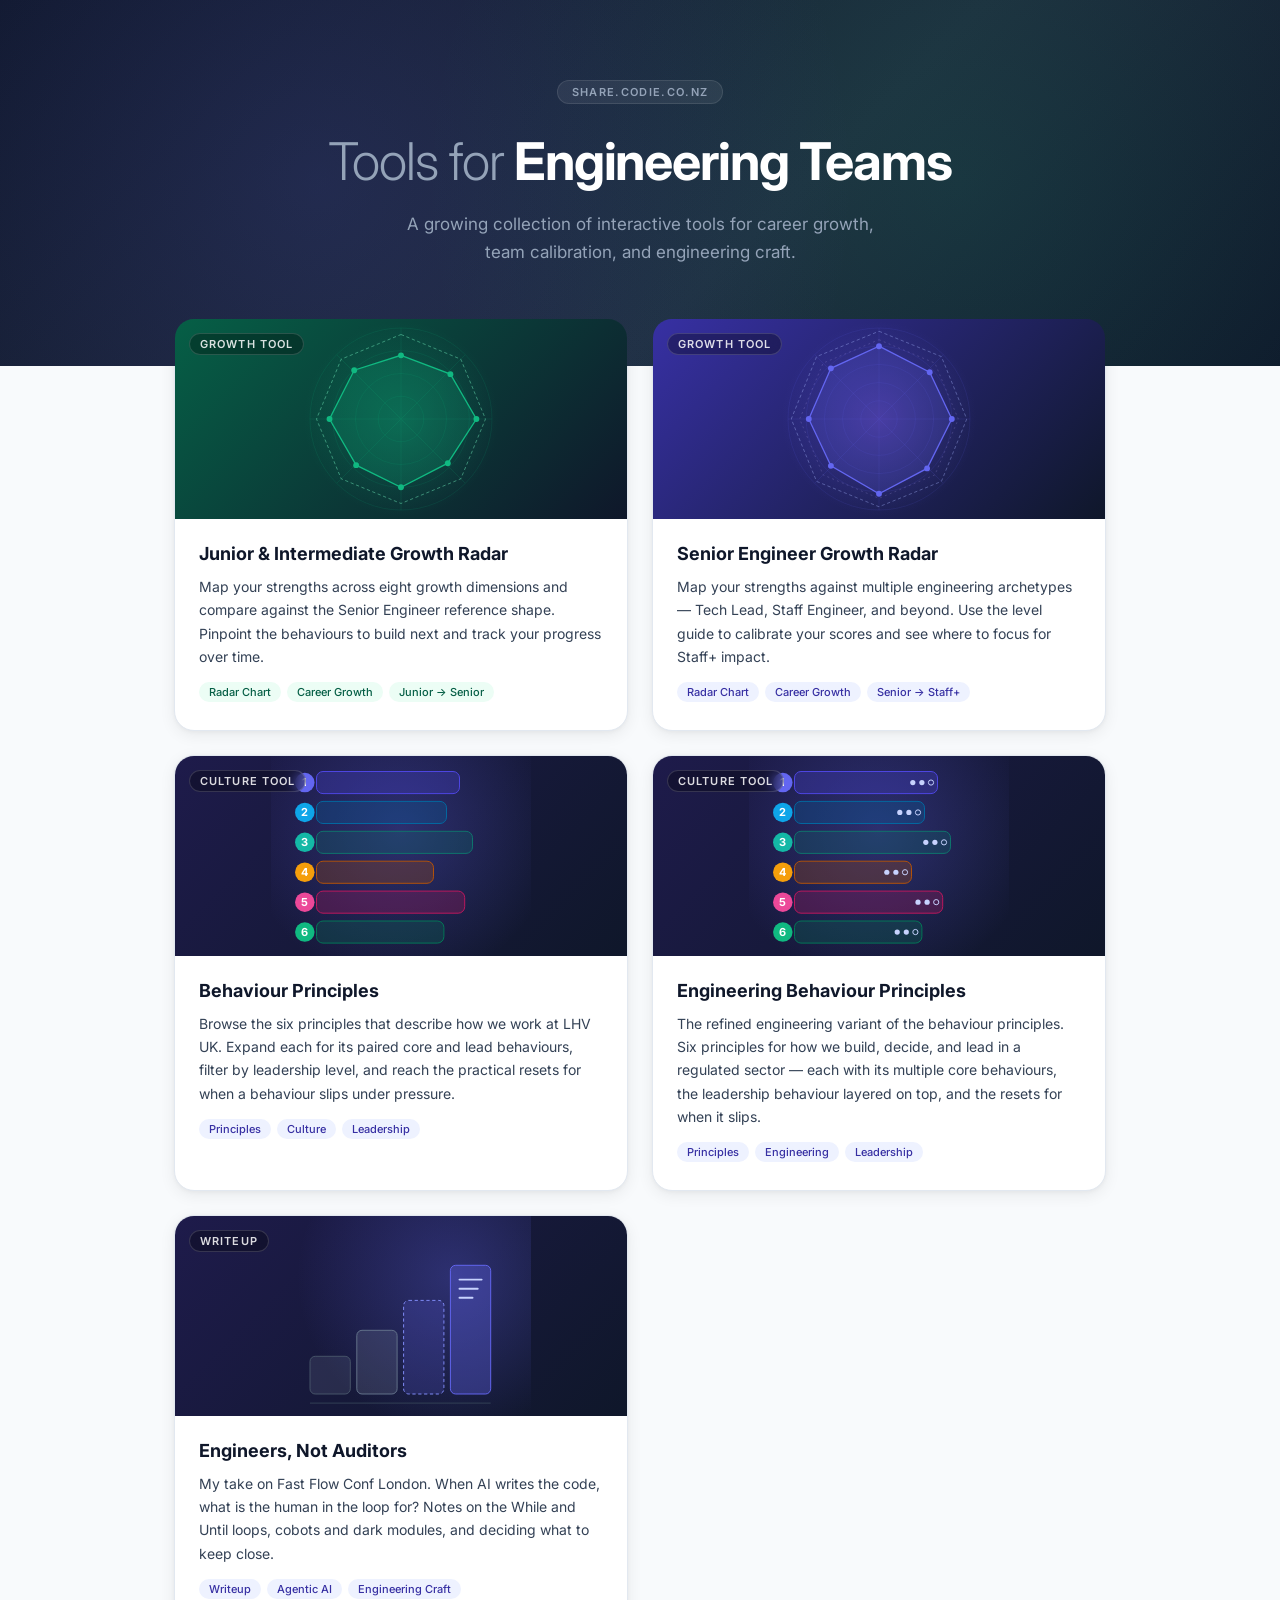
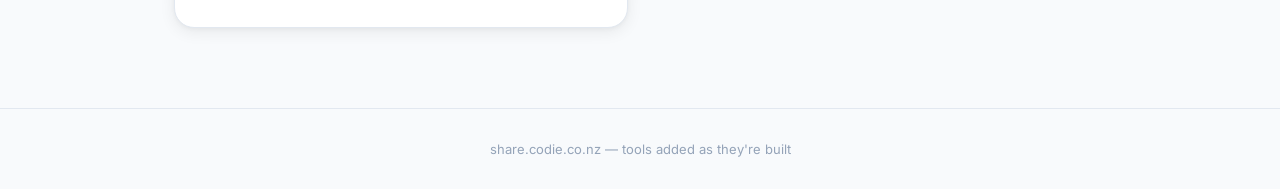
<file: index.html>
<!DOCTYPE html>
<html lang="en">
<head>
  <meta charset="UTF-8">
  <meta name="viewport" content="width=device-width, initial-scale=1.0">
  <title>share.codie.co.nz — Engineering Tools</title>
  <link rel="preconnect" href="https://fonts.googleapis.com">
  <link rel="preconnect" href="https://fonts.gstatic.com" crossorigin>
  <link href="https://fonts.googleapis.com/css2?family=Inter:wght@300;400;500;600;700&display=swap" rel="stylesheet">
  <style>
    *, *::before, *::after { box-sizing: border-box; margin: 0; padding: 0; }

    :root {
      --text:        #0F172A;
      --text-2:      #334155;
      --muted:       #64748B;
      --bg:          #F8FAFC;
      --bg-card:     #FFFFFF;
      --border:      #E2E8F0;
      --font:        "Inter", system-ui, -apple-system, sans-serif;
      --radius:      12px;
      --radius-lg:   20px;
      --shadow:      0 4px 16px rgba(0,0,0,0.07), 0 1px 4px rgba(0,0,0,0.04);
      --shadow-lg:   0 12px 40px rgba(0,0,0,0.10), 0 2px 8px rgba(0,0,0,0.05);
    }

    body {
      font-family: var(--font);
      background: var(--bg);
      color: var(--text);
      min-height: 100vh;
    }

    /* ── HERO ─────────────────────────────────────────────────── */
    .hero {
      background: linear-gradient(135deg, #0F172A 0%, #1E293B 60%, #0F172A 100%);
      padding: 80px 24px 100px;
      text-align: center;
      position: relative;
      overflow: hidden;
    }

    .hero::before {
      content: "";
      position: absolute;
      inset: 0;
      background:
        radial-gradient(circle at 25% 50%, rgba(99,102,241,0.15) 0%, transparent 55%),
        radial-gradient(circle at 75% 50%, rgba(16,185,129,0.12) 0%, transparent 55%);
      pointer-events: none;
    }

    .hero-inner {
      position: relative;
      max-width: 660px;
      margin: 0 auto;
    }

    .hero-eyebrow {
      display: inline-block;
      font-size: 11px;
      font-weight: 600;
      letter-spacing: 0.12em;
      text-transform: uppercase;
      color: #94A3B8;
      background: rgba(255,255,255,0.07);
      border: 1px solid rgba(255,255,255,0.1);
      border-radius: 99px;
      padding: 4px 14px;
      margin-bottom: 28px;
    }

    .hero-title {
      font-size: clamp(32px, 5vw, 52px);
      font-weight: 700;
      line-height: 1.15;
      color: #FFFFFF;
      margin-bottom: 18px;
      letter-spacing: -0.02em;
    }

    .hero-title span {
      color: #94A3B8;
      font-weight: 300;
    }

    .hero-sub {
      font-size: 17px;
      color: #94A3B8;
      line-height: 1.65;
      max-width: 480px;
      margin: 0 auto;
    }

    /* ── GRID ─────────────────────────────────────────────────── */
    .tools {
      max-width: 980px;
      margin: -48px auto 80px;
      padding: 0 24px;
      display: grid;
      grid-template-columns: repeat(auto-fill, minmax(420px, 1fr));
      gap: 24px;
    }

    /* ── CARD ─────────────────────────────────────────────────── */
    .card {
      background: var(--bg-card);
      border: 1px solid var(--border);
      border-radius: var(--radius-lg);
      box-shadow: var(--shadow);
      overflow: hidden;
      display: flex;
      flex-direction: column;
      transition: box-shadow 0.2s, transform 0.2s;
      text-decoration: none;
      color: inherit;
    }

    .card:hover {
      box-shadow: var(--shadow-lg);
      transform: translateY(-3px);
    }

    /* preview pane */
    .card-preview {
      height: 200px;
      position: relative;
      overflow: hidden;
      flex-shrink: 0;
    }

    .card-preview-bg {
      position: absolute;
      inset: 0;
    }

    /* radar SVG snapshot — height-constrained so square viewBox stays circular */
    .card-preview svg {
      position: absolute;
      top: 50%;
      left: 50%;
      transform: translate(-50%, -50%);
      height: 130%;
      width: auto;
    }

    .card-preview-label {
      position: absolute;
      top: 14px;
      left: 14px;
      font-size: 11px;
      font-weight: 600;
      letter-spacing: 0.1em;
      text-transform: uppercase;
      color: rgba(255,255,255,0.85);
      background: rgba(0,0,0,0.3);
      backdrop-filter: blur(6px);
      border: 1px solid rgba(255,255,255,0.15);
      border-radius: 99px;
      padding: 3px 10px;
    }

    .card-preview-cta {
      position: absolute;
      bottom: 14px;
      right: 14px;
      font-size: 12px;
      font-weight: 600;
      color: #fff;
      background: rgba(0,0,0,0.35);
      backdrop-filter: blur(6px);
      border: 1px solid rgba(255,255,255,0.2);
      border-radius: 99px;
      padding: 5px 14px;
      opacity: 0;
      transform: translateY(4px);
      transition: opacity 0.2s, transform 0.2s;
    }

    .card:hover .card-preview-cta {
      opacity: 1;
      transform: none;
    }

    /* body */
    .card-body {
      padding: 24px 24px 28px;
      flex: 1;
      display: flex;
      flex-direction: column;
      gap: 10px;
    }

    .card-title {
      font-size: 18px;
      font-weight: 700;
      color: var(--text);
      line-height: 1.25;
    }

    .card-desc {
      font-size: 14px;
      color: var(--text-2);
      line-height: 1.65;
    }

    .card-tags {
      display: flex;
      flex-wrap: wrap;
      gap: 6px;
      margin-top: 4px;
    }

    .tag {
      font-size: 11px;
      font-weight: 500;
      padding: 3px 10px;
      border-radius: 99px;
      background: var(--tag-bg);
      color: var(--tag-text);
    }

    /* ── FOOTER ───────────────────────────────────────────────── */
    footer {
      text-align: center;
      padding: 32px 24px;
      font-size: 13px;
      color: #94A3B8;
      border-top: 1px solid var(--border);
    }

    @media (max-width: 520px) {
      .tools { grid-template-columns: 1fr; }
      .hero { padding: 60px 20px 80px; }
    }
  </style>
</head>
<body>

  <!-- ── HERO ─────────────────────────────────────────────────── -->
  <header class="hero">
    <div class="hero-inner">
      <div class="hero-eyebrow">share.codie.co.nz</div>
      <h1 class="hero-title">
        <span>Tools for</span> Engineering Teams
      </h1>
      <p class="hero-sub">
        A growing collection of interactive tools for career growth,
        team calibration, and engineering craft.
      </p>
    </div>
  </header>

  <!-- ── TOOL CARDS ─────────────────────────────────────────────── -->
  <main class="tools">

    <!-- Junior & Intermediate Growth Radar -->
    <a class="card" href="/growth-framework/">

      <div class="card-preview">
        <div class="card-preview-bg" style="background: linear-gradient(135deg, #065f46 0%, #0F172A 100%);">
          <!-- decorative radar snapshot — square viewBox so rings stay circular -->
          <svg viewBox="0 0 400 400" preserveAspectRatio="xMidYMid slice" xmlns="http://www.w3.org/2000/svg" aria-hidden="true">
            <defs>
              <radialGradient id="glow-g" cx="50%" cy="50%" r="50%">
                <stop offset="0%" stop-color="#10b981" stop-opacity="0.25"/>
                <stop offset="100%" stop-color="#10b981" stop-opacity="0"/>
              </radialGradient>
            </defs>
            <circle cx="200" cy="200" r="150" fill="url(#glow-g)"/>

            <!-- rings -->
            <g opacity="0.18" stroke="#10b981" fill="none">
              <circle cx="200" cy="200" r="35"/>
              <circle cx="200" cy="200" r="70"/>
              <circle cx="200" cy="200" r="105"/>
              <circle cx="200" cy="200" r="140"/>
            </g>

            <!-- spokes: 8 axes at 45° intervals from top -->
            <g opacity="0.2" stroke="#10b981" stroke-width="1">
              <line x1="200" y1="200" x2="200"  y2="60"/>
              <line x1="200" y1="200" x2="299"  y2="101"/>
              <line x1="200" y1="200" x2="340"  y2="200"/>
              <line x1="200" y1="200" x2="299"  y2="299"/>
              <line x1="200" y1="200" x2="200"  y2="340"/>
              <line x1="200" y1="200" x2="101"  y2="299"/>
              <line x1="200" y1="200" x2="60"   y2="200"/>
              <line x1="200" y1="200" x2="101"  y2="101"/>
            </g>

            <!-- reference shape (dashed, at r=130) -->
            <polygon
              points="200,70 292,108 330,200 292,292 200,330 108,292 70,200 108,108"
              fill="none" stroke="#6EE7B7" stroke-width="1.5" stroke-dasharray="5 4" opacity="0.5"/>

            <!-- user shape (varying radii ~70–95% of 140) -->
            <polygon
              points="200,102 276,131 316,200 272,268 200,305 131,271 90,200 128,125"
              fill="rgba(16,185,129,0.18)" stroke="#10b981" stroke-width="2"/>

            <g fill="#10b981">
              <circle cx="200" cy="102" r="4.5"/>
              <circle cx="276" cy="131" r="4.5"/>
              <circle cx="316" cy="200" r="4.5"/>
              <circle cx="272" cy="268" r="4.5"/>
              <circle cx="200" cy="305" r="4.5"/>
              <circle cx="131" cy="271" r="4.5"/>
              <circle cx="90"  cy="200" r="4.5"/>
              <circle cx="128" cy="125" r="4.5"/>
            </g>
          </svg>
        </div>
        <div class="card-preview-label">Growth Tool</div>
        <div class="card-preview-cta">Open tool →</div>
      </div>

      <div class="card-body">
        <div class="card-title">Junior &amp; Intermediate Growth Radar</div>
        <p class="card-desc">
          Map your strengths across eight growth dimensions and compare against
          the Senior Engineer reference shape. Pinpoint the behaviours to build
          next and track your progress over time.
        </p>
        <div class="card-tags">
          <span class="tag" style="--tag-bg:#ecfdf5;--tag-text:#065f46;">Radar Chart</span>
          <span class="tag" style="--tag-bg:#ecfdf5;--tag-text:#065f46;">Career Growth</span>
          <span class="tag" style="--tag-bg:#ecfdf5;--tag-text:#065f46;">Junior → Senior</span>
        </div>
      </div>
    </a>

    <!-- Senior Engineer Growth Radar -->
    <a class="card" href="/senior-growth-framework/">

      <div class="card-preview">
        <div class="card-preview-bg" style="background: linear-gradient(135deg, #3730A3 0%, #0F172A 100%);">
          <!-- decorative radar snapshot — square viewBox so rings stay circular -->
          <svg viewBox="0 0 400 400" preserveAspectRatio="xMidYMid slice" xmlns="http://www.w3.org/2000/svg" aria-hidden="true">
            <defs>
              <radialGradient id="glow-i" cx="50%" cy="50%" r="50%">
                <stop offset="0%" stop-color="#8b5cf6" stop-opacity="0.3"/>
                <stop offset="100%" stop-color="#6366f1" stop-opacity="0"/>
              </radialGradient>
            </defs>
            <circle cx="200" cy="200" r="150" fill="url(#glow-i)"/>

            <!-- rings (5 levels for Senior) -->
            <g opacity="0.18" stroke="#6366f1" fill="none">
              <circle cx="200" cy="200" r="28"/>
              <circle cx="200" cy="200" r="56"/>
              <circle cx="200" cy="200" r="84"/>
              <circle cx="200" cy="200" r="112"/>
              <circle cx="200" cy="200" r="140"/>
            </g>

            <!-- spokes -->
            <g opacity="0.2" stroke="#6366f1" stroke-width="1">
              <line x1="200" y1="200" x2="200"  y2="60"/>
              <line x1="200" y1="200" x2="299"  y2="101"/>
              <line x1="200" y1="200" x2="340"  y2="200"/>
              <line x1="200" y1="200" x2="299"  y2="299"/>
              <line x1="200" y1="200" x2="200"  y2="340"/>
              <line x1="200" y1="200" x2="101"  y2="299"/>
              <line x1="200" y1="200" x2="60"   y2="200"/>
              <line x1="200" y1="200" x2="101"  y2="101"/>
            </g>

            <!-- archetype A — Tech Lead (r=135) -->
            <polygon
              points="200,65 296,104 335,200 296,296 200,335 104,296 65,200 104,104"
              fill="none" stroke="#A5B4FC" stroke-width="1.5" stroke-dasharray="5 4" opacity="0.4"/>

            <!-- archetype B — Staff (r=122) -->
            <polygon
              points="200,78 286,114 322,200 286,286 200,322 114,286 78,200 114,114"
              fill="none" stroke="#C4B5FD" stroke-width="1" stroke-dasharray="3 5" opacity="0.3"/>

            <!-- user profile (varying radii) -->
            <polygon
              points="200,88 278,128 312,200 274,276 200,315 126,272 92,200 126,122"
              fill="rgba(99,102,241,0.18)" stroke="#6366f1" stroke-width="2"/>

            <g fill="#6366f1">
              <circle cx="200" cy="88"  r="4.5"/>
              <circle cx="278" cy="128" r="4.5"/>
              <circle cx="312" cy="200" r="4.5"/>
              <circle cx="274" cy="276" r="4.5"/>
              <circle cx="200" cy="315" r="4.5"/>
              <circle cx="126" cy="272" r="4.5"/>
              <circle cx="92"  cy="200" r="4.5"/>
              <circle cx="126" cy="122" r="4.5"/>
            </g>
          </svg>
        </div>
        <div class="card-preview-label">Growth Tool</div>
        <div class="card-preview-cta">Open tool →</div>
      </div>

      <div class="card-body">
        <div class="card-title">Senior Engineer Growth Radar</div>
        <p class="card-desc">
          Map your strengths against multiple engineering archetypes — Tech Lead,
          Staff Engineer, and beyond. Use the level guide to calibrate your scores
          and see where to focus for Staff+ impact.
        </p>
        <div class="card-tags">
          <span class="tag" style="--tag-bg:#EEF2FF;--tag-text:#3730A3;">Radar Chart</span>
          <span class="tag" style="--tag-bg:#EEF2FF;--tag-text:#3730A3;">Career Growth</span>
          <span class="tag" style="--tag-bg:#EEF2FF;--tag-text:#3730A3;">Senior → Staff+</span>
        </div>
      </div>
    </a>

    <!-- Behaviour Principles -->
    <a class="card" href="/behaviour-principles/">

      <div class="card-preview">
        <div class="card-preview-bg" style="background: linear-gradient(135deg, #1E1B4B 0%, #0F172A 100%);">
          <!-- decorative: six stacked principle bars -->
          <svg viewBox="0 0 400 400" preserveAspectRatio="xMidYMid slice" xmlns="http://www.w3.org/2000/svg" aria-hidden="true">
            <defs>
              <radialGradient id="glow-b" cx="50%" cy="40%" r="60%">
                <stop offset="0%" stop-color="#6366f1" stop-opacity="0.28"/>
                <stop offset="100%" stop-color="#6366f1" stop-opacity="0"/>
              </radialGradient>
            </defs>
            <rect x="0" y="0" width="400" height="400" fill="url(#glow-b)"/>

            <!-- six rounded bars, staggered widths, brand-ish accents -->
            <g>
              <rect x="70" y="70"  width="220" height="34" rx="10" fill="rgba(79,70,229,0.26)"   stroke="#4F46E5" stroke-width="1.5"/>
              <rect x="70" y="116" width="200" height="34" rx="10" fill="rgba(3,105,161,0.26)"   stroke="#0369A1" stroke-width="1.5"/>
              <rect x="70" y="162" width="240" height="34" rx="10" fill="rgba(15,118,110,0.26)"  stroke="#0F766E" stroke-width="1.5"/>
              <rect x="70" y="208" width="180" height="34" rx="10" fill="rgba(180,83,9,0.26)"    stroke="#B45309" stroke-width="1.5"/>
              <rect x="70" y="254" width="228" height="34" rx="10" fill="rgba(190,24,93,0.26)"   stroke="#BE185D" stroke-width="1.5"/>
              <rect x="70" y="300" width="196" height="34" rx="10" fill="rgba(4,120,87,0.26)"    stroke="#047857" stroke-width="1.5"/>
            </g>

            <!-- number chips on the left of each bar -->
            <g fill="#E2E8F0" font-family="Inter, sans-serif" font-size="17" font-weight="700">
              <circle cx="52" cy="87"  r="15" fill="#6366f1"/><text x="52" y="93"  text-anchor="middle" fill="#fff">1</text>
              <circle cx="52" cy="133" r="15" fill="#0ea5e9"/><text x="52" y="139" text-anchor="middle" fill="#fff">2</text>
              <circle cx="52" cy="179" r="15" fill="#14b8a6"/><text x="52" y="185" text-anchor="middle" fill="#fff">3</text>
              <circle cx="52" cy="225" r="15" fill="#f59e0b"/><text x="52" y="231" text-anchor="middle" fill="#fff">4</text>
              <circle cx="52" cy="271" r="15" fill="#ec4899"/><text x="52" y="277" text-anchor="middle" fill="#fff">5</text>
              <circle cx="52" cy="317" r="15" fill="#10b981"/><text x="52" y="323" text-anchor="middle" fill="#fff">6</text>
            </g>
          </svg>
        </div>
        <div class="card-preview-label">Culture Tool</div>
        <div class="card-preview-cta">Open tool →</div>
      </div>

      <div class="card-body">
        <div class="card-title">Behaviour Principles</div>
        <p class="card-desc">
          Browse the six principles that describe how we work at LHV UK. Expand each
          for its paired core and lead behaviours, filter by leadership level, and
          reach the practical resets for when a behaviour slips under pressure.
        </p>
        <div class="card-tags">
          <span class="tag" style="--tag-bg:#EEF2FF;--tag-text:#3730A3;">Principles</span>
          <span class="tag" style="--tag-bg:#EEF2FF;--tag-text:#3730A3;">Culture</span>
          <span class="tag" style="--tag-bg:#EEF2FF;--tag-text:#3730A3;">Leadership</span>
        </div>
      </div>
    </a>

    <!-- Engineering Behaviour Principles -->
    <a class="card" href="/behaviour-principles-engineering/">

      <div class="card-preview">
        <div class="card-preview-bg" style="background: linear-gradient(135deg, #1E1B4B 0%, #0F172A 100%);">
          <!-- decorative: six stacked principle bars, each with a paired core+lead notch -->
          <svg viewBox="0 0 400 400" preserveAspectRatio="xMidYMid slice" xmlns="http://www.w3.org/2000/svg" aria-hidden="true">
            <defs>
              <radialGradient id="glow-be" cx="50%" cy="40%" r="60%">
                <stop offset="0%" stop-color="#6366f1" stop-opacity="0.28"/>
                <stop offset="100%" stop-color="#6366f1" stop-opacity="0"/>
              </radialGradient>
            </defs>
            <rect x="0" y="0" width="400" height="400" fill="url(#glow-be)"/>

            <!-- six rounded bars, each split into two core notches + one lead notch -->
            <g>
              <rect x="70" y="70"  width="220" height="34" rx="10" fill="rgba(79,70,229,0.26)"   stroke="#4F46E5" stroke-width="1.5"/>
              <rect x="70" y="116" width="200" height="34" rx="10" fill="rgba(3,105,161,0.26)"   stroke="#0369A1" stroke-width="1.5"/>
              <rect x="70" y="162" width="240" height="34" rx="10" fill="rgba(15,118,110,0.26)"  stroke="#0F766E" stroke-width="1.5"/>
              <rect x="70" y="208" width="180" height="34" rx="10" fill="rgba(180,83,9,0.26)"    stroke="#B45309" stroke-width="1.5"/>
              <rect x="70" y="254" width="228" height="34" rx="10" fill="rgba(190,24,93,0.26)"   stroke="#BE185D" stroke-width="1.5"/>
              <rect x="70" y="300" width="196" height="34" rx="10" fill="rgba(4,120,87,0.26)"    stroke="#047857" stroke-width="1.5"/>
            </g>

            <!-- twin core dots + lead dot per bar, hinting the multi-core structure -->
            <g fill="#C7D2FE">
              <circle cx="252" cy="87"  r="4"/><circle cx="266" cy="87"  r="4"/><circle cx="280" cy="87"  r="4" fill="none" stroke="#C7D2FE" stroke-width="1.5"/>
              <circle cx="232" cy="133" r="4"/><circle cx="246" cy="133" r="4"/><circle cx="260" cy="133" r="4" fill="none" stroke="#C7D2FE" stroke-width="1.5"/>
              <circle cx="272" cy="179" r="4"/><circle cx="286" cy="179" r="4"/><circle cx="300" cy="179" r="4" fill="none" stroke="#C7D2FE" stroke-width="1.5"/>
              <circle cx="212" cy="225" r="4"/><circle cx="226" cy="225" r="4"/><circle cx="240" cy="225" r="4" fill="none" stroke="#C7D2FE" stroke-width="1.5"/>
              <circle cx="260" cy="271" r="4"/><circle cx="274" cy="271" r="4"/><circle cx="288" cy="271" r="4" fill="none" stroke="#C7D2FE" stroke-width="1.5"/>
              <circle cx="228" cy="317" r="4"/><circle cx="242" cy="317" r="4"/><circle cx="256" cy="317" r="4" fill="none" stroke="#C7D2FE" stroke-width="1.5"/>
            </g>

            <!-- number chips on the left of each bar -->
            <g fill="#E2E8F0" font-family="Inter, sans-serif" font-size="17" font-weight="700">
              <circle cx="52" cy="87"  r="15" fill="#6366f1"/><text x="52" y="93"  text-anchor="middle" fill="#fff">1</text>
              <circle cx="52" cy="133" r="15" fill="#0ea5e9"/><text x="52" y="139" text-anchor="middle" fill="#fff">2</text>
              <circle cx="52" cy="179" r="15" fill="#14b8a6"/><text x="52" y="185" text-anchor="middle" fill="#fff">3</text>
              <circle cx="52" cy="225" r="15" fill="#f59e0b"/><text x="52" y="231" text-anchor="middle" fill="#fff">4</text>
              <circle cx="52" cy="271" r="15" fill="#ec4899"/><text x="52" y="277" text-anchor="middle" fill="#fff">5</text>
              <circle cx="52" cy="317" r="15" fill="#10b981"/><text x="52" y="323" text-anchor="middle" fill="#fff">6</text>
            </g>
          </svg>
        </div>
        <div class="card-preview-label">Culture Tool</div>
        <div class="card-preview-cta">Open tool →</div>
      </div>

      <div class="card-body">
        <div class="card-title">Engineering Behaviour Principles</div>
        <p class="card-desc">
          The refined engineering variant of the behaviour principles. Six principles
          for how we build, decide, and lead in a regulated sector — each with its
          multiple core behaviours, the leadership behaviour layered on top, and the
          resets for when it slips.
        </p>
        <div class="card-tags">
          <span class="tag" style="--tag-bg:#EEF2FF;--tag-text:#3730A3;">Principles</span>
          <span class="tag" style="--tag-bg:#EEF2FF;--tag-text:#3730A3;">Engineering</span>
          <span class="tag" style="--tag-bg:#EEF2FF;--tag-text:#3730A3;">Leadership</span>
        </div>
      </div>
    </a>

    <!-- Writeup: Engineers, Not Auditors (Fast Flow Conf) -->
    <a class="card" href="/fast-flow-conf/">

      <div class="card-preview">
        <div class="card-preview-bg" style="background: linear-gradient(135deg, #1E1B4B 0%, #0F172A 100%);">
          <!-- decorative: abstraction staircase, top step highlighted -->
          <svg viewBox="0 0 400 400" preserveAspectRatio="xMidYMid slice" xmlns="http://www.w3.org/2000/svg" aria-hidden="true">
            <defs>
              <radialGradient id="glow-ff" cx="70%" cy="35%" r="60%">
                <stop offset="0%" stop-color="#6366f1" stop-opacity="0.3"/>
                <stop offset="100%" stop-color="#6366f1" stop-opacity="0"/>
              </radialGradient>
            </defs>
            <rect x="0" y="0" width="400" height="400" fill="url(#glow-ff)"/>

            <g stroke-width="1.5">
              <rect x="60"  y="262" width="62" height="58"  rx="8" fill="rgba(148,163,184,0.14)" stroke="#475569"/>
              <rect x="132" y="222" width="62" height="98"  rx="8" fill="rgba(148,163,184,0.18)" stroke="#64748B"/>
              <rect x="204" y="176" width="62" height="144" rx="8" fill="rgba(99,102,241,0.18)"  stroke="#818CF8" stroke-dasharray="5 4"/>
              <rect x="276" y="122" width="62" height="198" rx="8" fill="rgba(99,102,241,0.32)"  stroke="#6366F1"/>
            </g>

            <!-- the human's plan sits at the top step -->
            <g stroke="#C7D2FE" stroke-width="3" stroke-linecap="round">
              <line x1="290" y1="144" x2="324" y2="144"/>
              <line x1="290" y1="158" x2="318" y2="158"/>
              <line x1="290" y1="172" x2="310" y2="172"/>
            </g>
            <line x1="60" y1="334" x2="338" y2="334" stroke="#334155" stroke-width="1.5"/>
          </svg>
        </div>
        <div class="card-preview-label">Writeup</div>
        <div class="card-preview-cta">Read →</div>
      </div>

      <div class="card-body">
        <div class="card-title">Engineers, Not Auditors</div>
        <p class="card-desc">
          My take on Fast Flow Conf London. When AI writes the code, what is the
          human in the loop for? Notes on the While and Until loops, cobots and
          dark modules, and deciding what to keep close.
        </p>
        <div class="card-tags">
          <span class="tag" style="--tag-bg:#EEF2FF;--tag-text:#3730A3;">Writeup</span>
          <span class="tag" style="--tag-bg:#EEF2FF;--tag-text:#3730A3;">Agentic AI</span>
          <span class="tag" style="--tag-bg:#EEF2FF;--tag-text:#3730A3;">Engineering Craft</span>
        </div>
      </div>
    </a>

  </main>

  <footer>
    <p>share.codie.co.nz &mdash; tools added as they're built</p>
  </footer>

</body>
</html>
</file>
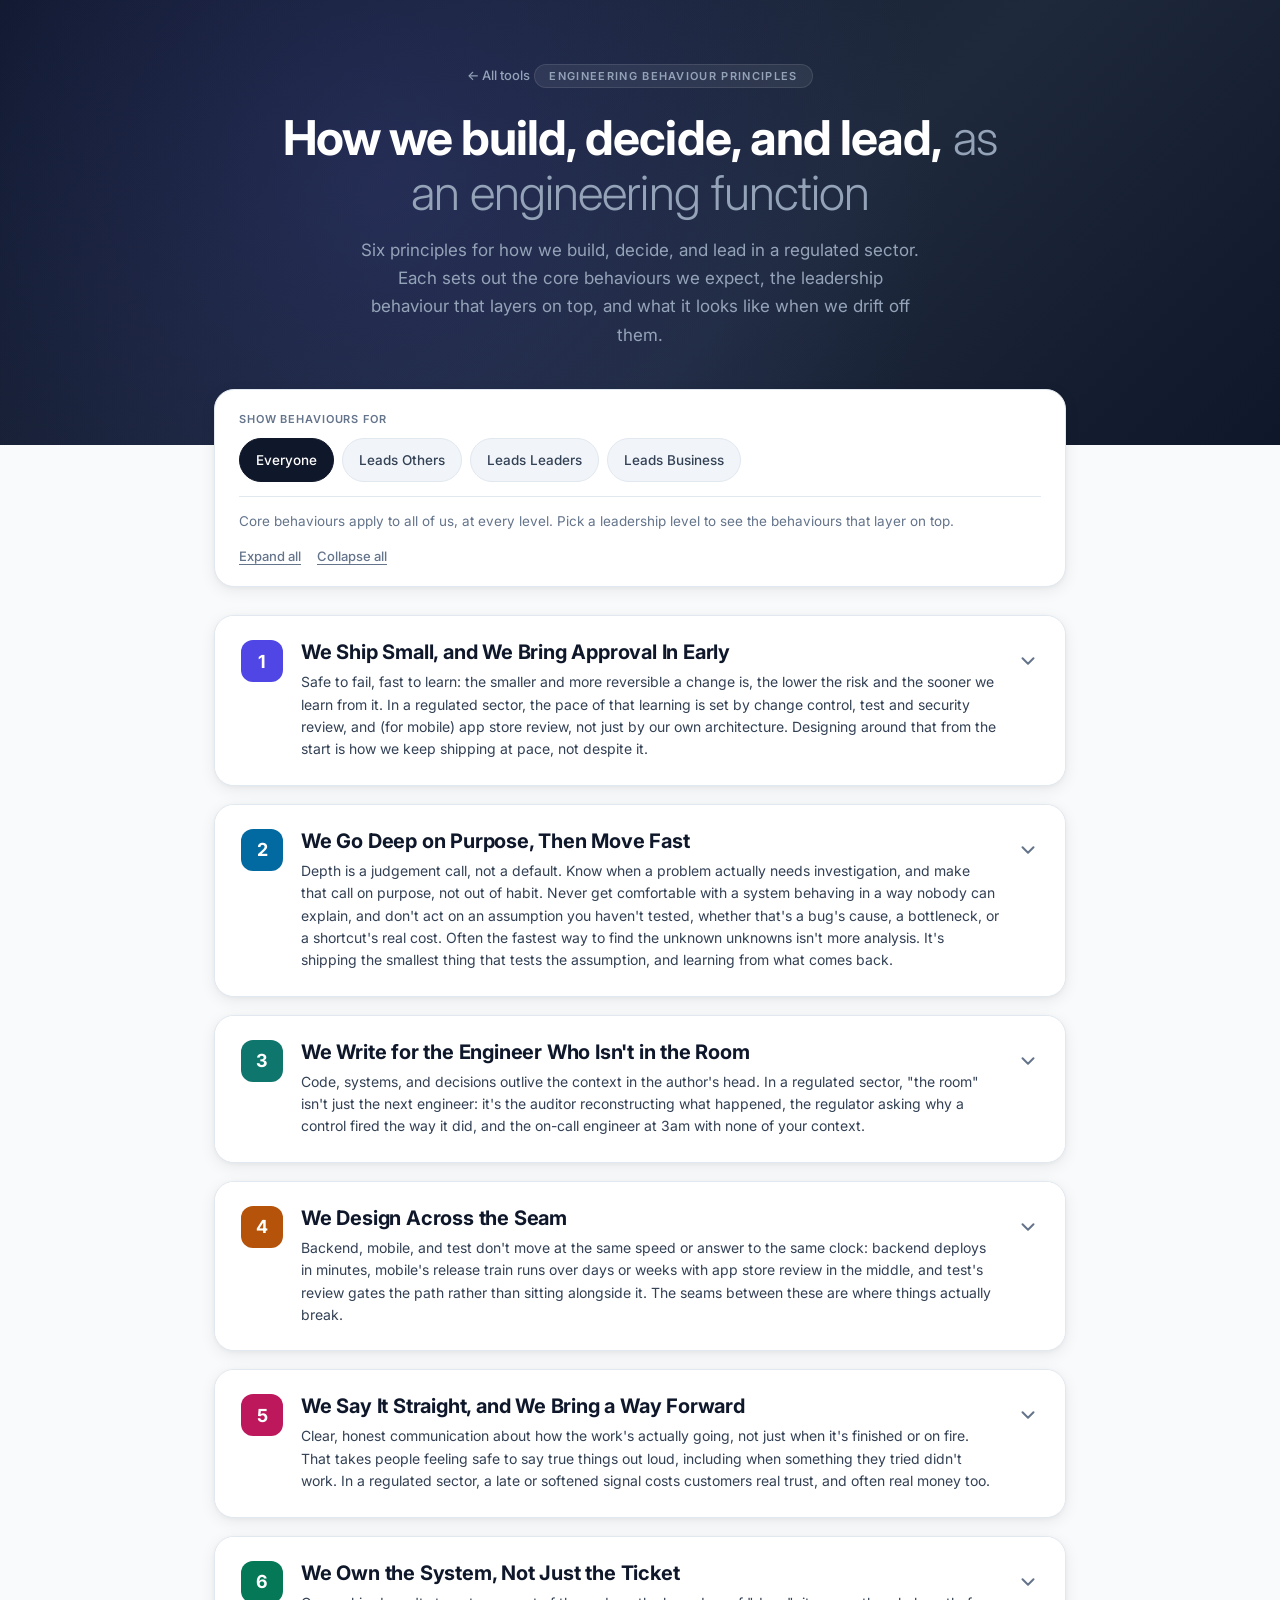
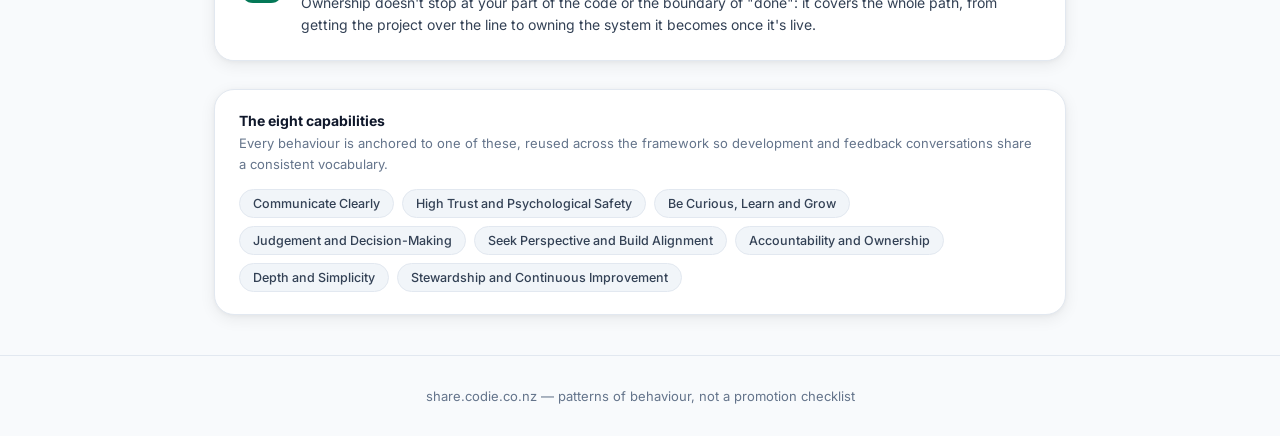
<file: behaviour-principles-engineering/index.html>
<!DOCTYPE html>
<html lang="en">
<head>
  <meta charset="UTF-8">
  <meta name="viewport" content="width=device-width, initial-scale=1.0">
  <title>Engineering Behaviour Principles — LHV UK</title>
  <link rel="preconnect" href="https://fonts.googleapis.com">
  <link rel="preconnect" href="https://fonts.gstatic.com" crossorigin>
  <link href="https://fonts.googleapis.com/css2?family=Inter:wght@300;400;500;600;700&display=swap" rel="stylesheet">
  <style>
    *, *::before, *::after { box-sizing: border-box; margin: 0; padding: 0; }

    :root {
      --text:      #0F172A;
      --text-2:    #334155;
      --muted:     #64748B;
      --bg:        #F8FAFC;
      --bg-card:   #FFFFFF;
      --bg-soft:   #F1F5F9;
      --border:    #E2E8F0;
      --font:      "Inter", system-ui, -apple-system, sans-serif;
      --radius:    12px;
      --radius-lg: 20px;
      --shadow:    0 4px 16px rgba(0,0,0,0.07), 0 1px 4px rgba(0,0,0,0.04);
      --shadow-lg: 0 12px 40px rgba(0,0,0,0.10), 0 2px 8px rgba(0,0,0,0.05);
      /* Fixed high-contrast focus colour (7:1 on paper), independent of the
         per-principle accent so focus rings never drop below 3:1. */
      --focus:     #4338CA;
    }

    /* Visually-hidden but available to screen readers (live status region). */
    .sr-only {
      position: absolute; width: 1px; height: 1px; padding: 0; margin: -1px;
      overflow: hidden; clip: rect(0 0 0 0); white-space: nowrap; border: 0;
    }

    :focus-visible { outline: none; }
    .back-link:focus-visible {
      outline: 2px solid #A5B4FC; outline-offset: 3px; border-radius: 6px;
    }
    .band-tab:focus-visible { outline: 2px solid var(--focus); outline-offset: 2px; }
    .link-btn:focus-visible,
    .copy-link:focus-visible {
      outline: 2px solid var(--focus); outline-offset: 2px; border-radius: 6px;
    }

    body {
      font-family: var(--font);
      background: var(--bg);
      color: var(--text);
      min-height: 100vh;
      -webkit-font-smoothing: antialiased;
    }

    /* ── HERO ─────────────────────────────────────────────── */
    .hero {
      background: linear-gradient(135deg, #0F172A 0%, #1E293B 60%, #0F172A 100%);
      padding: 64px 24px 96px;
      text-align: center;
      position: relative;
      overflow: hidden;
    }
    .hero::before {
      content: "";
      position: absolute; inset: 0;
      /* single indigo glow — one accent per tool (Index-Tab Rule) */
      background: radial-gradient(circle at 30% 40%, rgba(99,102,241,0.18) 0%, transparent 60%);
      pointer-events: none;
    }
    .hero-inner { position: relative; max-width: 720px; margin: 0 auto; }
    .back-link {
      display: inline-flex; align-items: center; gap: 6px;
      font-size: 13px; font-weight: 500; color: #94A3B8;
      text-decoration: none; margin-bottom: 24px;
      transition: color 0.15s;
    }
    .back-link:hover { color: #E2E8F0; }
    .hero-eyebrow {
      display: inline-block; font-size: 11px; font-weight: 600;
      letter-spacing: 0.12em; text-transform: uppercase; color: #94A3B8;
      background: rgba(255,255,255,0.07); border: 1px solid rgba(255,255,255,0.1);
      border-radius: 99px; padding: 4px 14px; margin-bottom: 22px;
    }
    .hero-title {
      font-size: clamp(30px, 5vw, 48px); font-weight: 700; line-height: 1.15;
      color: #fff; margin-bottom: 16px; letter-spacing: -0.02em;
    }
    .hero-title span { color: #94A3B8; font-weight: 300; }
    .hero-sub {
      font-size: 17px; color: #94A3B8; line-height: 1.65;
      max-width: 560px; margin: 0 auto;
    }

    /* ── LAYOUT ───────────────────────────────────────────── */
    /* z-index lifts the control panel and cards above the positioned hero,
       so the panel floats over the dark cover instead of being clipped by it. */
    .wrap { max-width: 900px; margin: -56px auto 40px; padding: 0 24px; position: relative; z-index: 1; }

    /* ── CONTROL BAR ──────────────────────────────────────── */
    .controls {
      background: var(--bg-card);
      border: 1px solid var(--border);
      border-radius: var(--radius-lg);
      box-shadow: var(--shadow);
      padding: 22px 24px;
      margin-bottom: 28px;
    }
    .controls-label {
      font-size: 11px; font-weight: 600; letter-spacing: 0.08em;
      text-transform: uppercase; color: var(--muted); margin-bottom: 12px;
    }
    .band-tabs { display: flex; flex-wrap: wrap; gap: 8px; }
    .band-tab {
      font-family: var(--font); font-size: 13.5px; font-weight: 500;
      color: var(--text-2); background: var(--bg-soft);
      border: 1px solid var(--border); border-radius: 99px;
      padding: 8px 16px; cursor: pointer;
      display: inline-flex; align-items: center; min-height: 44px;
      transition: all 0.15s;
    }
    .band-tab:hover { border-color: #CBD5E1; }
    .band-tab.active {
      background: var(--text); color: #fff; border-color: var(--text);
    }
    .band-blurb {
      font-size: 13.5px; color: var(--muted); line-height: 1.6;
      margin-top: 14px; padding-top: 14px; border-top: 1px solid var(--border);
    }
    .controls-actions {
      display: flex; gap: 16px; margin-top: 16px; flex-wrap: wrap;
    }
    .link-btn {
      font-family: var(--font); font-size: 13px; font-weight: 500;
      color: var(--muted); background: none; border: none;
      cursor: pointer; padding: 0; text-decoration: underline;
      text-underline-offset: 3px; transition: color 0.15s;
    }
    .link-btn:hover { color: var(--text); }

    /* ── PRINCIPLE CARD ───────────────────────────────────── */
    .principle {
      background: var(--bg-card);
      border: 1px solid var(--border);
      border-radius: var(--radius-lg);
      box-shadow: var(--shadow);
      margin-bottom: 18px;
      overflow: hidden;
      transition: box-shadow 0.2s;
    }
    .principle.open { box-shadow: var(--shadow-lg); }

    .p-head {
      display: flex; align-items: flex-start; gap: 18px;
      padding: 24px 26px; cursor: pointer; user-select: none;
      position: relative;
      /* real <button>: reset UA chrome, keep it a full-width left-aligned row */
      width: 100%; text-align: left; font-family: inherit; color: inherit;
      background: var(--bg-card); border: none; appearance: none; -webkit-appearance: none;
    }
    /* inset ring so the card's overflow:hidden doesn't clip it */
    .p-head:focus-visible { outline: 2px solid var(--focus); outline-offset: -3px; }
    .p-head::before {
      content: ""; position: absolute; left: 0; top: 0; bottom: 0;
      width: 4px; background: var(--accent);
      opacity: 0; transition: opacity 0.2s;
    }
    .principle.open .p-head::before,
    .p-head:hover::before { opacity: 1; }

    .p-num {
      flex-shrink: 0; width: 42px; height: 42px; border-radius: 12px;
      display: flex; align-items: center; justify-content: center;
      font-size: 18px; font-weight: 700; color: #fff;
      background: var(--accent);
    }
    .p-head-text { flex: 1; min-width: 0; }
    .p-title {
      font-size: 20px; font-weight: 700; line-height: 1.25;
      letter-spacing: -0.01em; margin-bottom: 6px;
    }
    .p-summary { font-size: 14px; color: var(--text-2); line-height: 1.6; }
    .p-chevron {
      flex-shrink: 0; width: 22px; height: 22px; margin-top: 10px;
      color: var(--muted); transition: transform 0.25s;
    }
    .principle.open .p-chevron { transform: rotate(180deg); }

    .p-body { display: none; padding: 0 26px 26px; }
    .principle.open .p-body { display: block; }

    /* ── BEHAVIOUR GROUP ──────────────────────────────────── */
    .pair {
      border: 1px solid var(--border); border-radius: var(--radius);
      overflow: hidden; margin-bottom: 16px;
    }
    .behaviour { padding: 18px 20px; }
    .behaviour + .behaviour { border-top: 1px solid var(--border); }
    .behaviour.core { background: var(--bg-card); }
    .behaviour.lead { background: var(--bg-soft); }

    .b-tag {
      display: inline-flex; align-items: center; gap: 7px;
      font-size: 10.5px; font-weight: 600; letter-spacing: 0.07em;
      text-transform: uppercase; padding: 3px 10px; border-radius: 99px;
      margin-bottom: 10px;
    }
    .b-tag.core { color: #fff; background: var(--accent); }
    .b-tag.lead {
      color: var(--accent); background: transparent;
      border: 1px solid var(--accent);
    }
    .b-statement {
      font-size: 15.5px; font-weight: 600; line-height: 1.45;
      color: var(--text); margin-bottom: 4px;
    }
    .b-cap {
      font-size: 12px; color: #475569; margin-bottom: 12px;
      font-weight: 500;
    }
    .b-cap strong { color: var(--text-2); font-weight: 600; }
    .b-list { list-style: none; display: flex; flex-direction: column; gap: 8px; }
    .b-list li {
      font-size: 14px; color: var(--text-2); line-height: 1.55;
      padding-left: 22px; position: relative;
    }
    .b-list li::before {
      content: ""; position: absolute; left: 4px; top: 8px;
      width: 6px; height: 6px; border-radius: 50%;
      background: var(--accent); opacity: 0.6;
    }

    /* leadership bands within a lead behaviour */
    .band-group { margin-top: 6px; }
    .band-group + .band-group { margin-top: 14px; }
    .band-group.hidden { display: none; }

    /* shown in "Everyone" mode in place of the per-band bullets: teaches the
       additive model and invites the reader to pick a leadership level */
    .band-hint {
      margin-top: 10px; padding-left: 22px; position: relative;
      font-size: 13px; line-height: 1.55; color: var(--muted); font-style: italic;
    }
    .band-hint::before {
      content: ""; position: absolute; left: 4px; top: 7px;
      width: 6px; height: 6px; border-radius: 50%;
      background: var(--accent); opacity: 0.35;
    }
    .band-hint.hidden { display: none; }
    .band-name {
      font-size: 11.5px; font-weight: 600; letter-spacing: 0.05em;
      text-transform: uppercase; color: var(--text-2);
      margin-bottom: 9px; display: flex; align-items: center; gap: 8px;
    }
    .band-name::before {
      content: ""; width: 5px; height: 14px; border-radius: 3px;
      background: var(--accent); opacity: 0.5;
    }

    /* ── SLIPS + ASK ──────────────────────────────────────── */
    .extra { margin-top: 20px; }
    .extra-head {
      font-size: 13px; font-weight: 700; letter-spacing: 0.02em;
      color: var(--text); margin-bottom: 4px;
      display: flex; align-items: center; gap: 8px;
    }
    .extra-head .ico { flex-shrink: 0; }
    .extra-note {
      font-size: 13px; color: var(--muted); line-height: 1.6;
      margin-bottom: 12px; font-style: italic;
    }
    .slips {
      border: 1px solid var(--border); border-radius: var(--radius);
      overflow: hidden; margin-top: 12px;
    }
    .slip-row { display: grid; grid-template-columns: 1fr 1fr; }
    .slip-row + .slip-row { border-top: 1px solid var(--border); }
    .slip-row.header {
      background: var(--bg-soft);
      font-size: 10.5px; font-weight: 600; letter-spacing: 0.07em;
      text-transform: uppercase; color: var(--muted);
    }
    .slip-cell { padding: 12px 16px; font-size: 13.5px; line-height: 1.5; }
    .slip-cell.drift { color: var(--text-2); border-right: 1px solid var(--border); }
    .slip-cell.reset { color: var(--text); font-weight: 500; }
    .slip-cell.reset::before {
      content: "→ "; color: var(--accent); font-weight: 700;
    }
    .slip-row.header .slip-cell.reset::before { content: ""; }

    .ask {
      margin-top: 18px; padding: 18px 22px;
      background: linear-gradient(135deg, var(--accent-soft) 0%, transparent 100%);
      border: 1px solid var(--border);
      border-left: 4px solid var(--accent);
      border-radius: var(--radius);
    }
    .ask-label {
      font-size: 10.5px; font-weight: 600; letter-spacing: 0.08em;
      text-transform: uppercase; color: var(--muted); margin-bottom: 6px;
    }
    .ask-q {
      font-size: 16px; font-weight: 600; line-height: 1.45;
      color: var(--text); font-style: italic;
    }

    /* per-principle copy-link (visible only when the card is expanded) */
    .p-actions { margin-top: 18px; display: flex; justify-content: flex-end; }
    .copy-link {
      font-family: var(--font); font-size: 12.5px; font-weight: 500;
      color: var(--muted); background: none; border: none; cursor: pointer;
      display: inline-flex; align-items: center; gap: 6px;
      padding: 6px 8px; border-radius: 6px;
      transition: color 0.15s, background 0.15s;
    }
    .copy-link:hover { color: var(--text); background: var(--bg-soft); }
    .copy-link svg { flex-shrink: 0; }

    /* ── CAPABILITY REFERENCE ─────────────────────────────── */
    .caps {
      background: var(--bg-card); border: 1px solid var(--border);
      border-radius: var(--radius-lg); box-shadow: var(--shadow);
      padding: 22px 24px; margin-top: 28px;
    }
    .caps-title { font-size: 14px; font-weight: 700; margin-bottom: 4px; }
    .caps-sub { font-size: 13px; color: var(--muted); line-height: 1.6; margin-bottom: 14px; }
    .caps-list { display: flex; flex-wrap: wrap; gap: 8px; }
    .cap-chip {
      font-size: 12.5px; font-weight: 500; color: var(--text-2);
      background: var(--bg-soft); border: 1px solid var(--border);
      border-radius: 99px; padding: 6px 13px;
    }

    footer {
      text-align: center; padding: 32px 24px; font-size: 13px;
      color: var(--muted); border-top: 1px solid var(--border); margin-top: 20px;
    }

    @media (prefers-reduced-motion: reduce) {
      *, *::before, *::after {
        transition-duration: 0.01ms !important;
        animation-duration: 0.01ms !important;
      }
    }

    @media (max-width: 560px) {
      .hero { padding: 48px 20px 80px; }
      .wrap { padding: 0 16px; }
      .p-head { padding: 20px 18px; gap: 14px; }
      .p-body { padding: 0 18px 20px; }
      /* Stack each drift→reset as one tight pair; the row border separates pairs. */
      .slip-row { grid-template-columns: 1fr; }
      .slip-cell.drift { border-right: none; padding-bottom: 4px; }
      .slip-cell.reset { padding-top: 4px; }
      .slip-row.header { display: none; }
    }
  </style>
</head>
<body>

  <header class="hero">
    <div class="hero-inner">
      <a class="back-link" href="/">← All tools</a>
      <div class="hero-eyebrow">Engineering Behaviour Principles</div>
      <h1 class="hero-title">How we build, decide, and lead,<span> as an engineering function</span></h1>
      <p class="hero-sub">
        Six principles for how we build, decide, and lead in a regulated sector.
        Each sets out the core behaviours we expect, the leadership behaviour that
        layers on top, and what it looks like when we drift off them.
      </p>
    </div>
  </header>

  <div class="wrap">

    <!-- CONTROL BAR -->
    <section class="controls">
      <div class="controls-label">Show behaviours for</div>
      <div class="band-tabs" id="bandTabs"></div>
      <div class="band-blurb" id="bandBlurb"></div>
      <div class="controls-actions">
        <button class="link-btn" id="expandAll">Expand all</button>
        <button class="link-btn" id="collapseAll">Collapse all</button>
      </div>
    </section>

    <!-- PRINCIPLES -->
    <main id="principles"></main>

    <!-- CAPABILITY REFERENCE -->
    <section class="caps">
      <div class="caps-title">The eight capabilities</div>
      <p class="caps-sub">
        Every behaviour is anchored to one of these, reused across the framework so
        development and feedback conversations share a consistent vocabulary.
      </p>
      <div class="caps-list" id="capsList"></div>
    </section>

  </div>

  <footer>
    <p>share.codie.co.nz — patterns of behaviour, not a promotion checklist</p>
  </footer>

  <script src="data.js"></script>
  <script>
    (function () {
      var currentBand = "everyone";

      // ── Leadership band tabs ───────────────────────────────
      var tabsEl = document.getElementById("bandTabs");
      var blurbEl = document.getElementById("bandBlurb");

      // group semantics: these buttons toggle content shown across all cards
      tabsEl.setAttribute("role", "group");
      tabsEl.setAttribute("aria-label", "Show behaviours for leadership level");

      // polite live region so band + copy changes are announced to screen readers
      var liveEl = document.createElement("div");
      liveEl.className = "sr-only";
      liveEl.setAttribute("aria-live", "polite");
      document.body.appendChild(liveEl);

      BANDS.forEach(function (band) {
        var btn = document.createElement("button");
        btn.type = "button";
        btn.className = "band-tab" + (band.key === currentBand ? " active" : "");
        btn.textContent = band.label;
        btn.dataset.band = band.key;
        btn.setAttribute("aria-pressed", band.key === currentBand ? "true" : "false");
        btn.addEventListener("click", function () { setBand(band.key); });
        tabsEl.appendChild(btn);
      });

      function setBand(key) {
        currentBand = key;
        Array.prototype.forEach.call(tabsEl.children, function (b) {
          var on = b.dataset.band === key;
          b.classList.toggle("active", on);
          b.setAttribute("aria-pressed", on ? "true" : "false");
        });
        var band = BANDS.find(function (b) { return b.key === key; });
        blurbEl.textContent = band.blurb;
        applyBand();
        liveEl.textContent = key === "everyone"
          ? "Showing core behaviours for everyone."
          : "Showing behaviours for " + band.label + ".";
      }

      // which band groups are visible for the selected level.
      // Bands are cumulative: Leads Leaders also does Leads Others, etc.
      var BAND_STACK = { everyone: [], others: ["others"], leaders: ["others", "leaders"], business: ["others", "leaders", "business"] };

      function applyBand() {
        var visible = BAND_STACK[currentBand];
        document.querySelectorAll(".lead-wrap").forEach(function (lead) {
          var anyShown = false;
          lead.querySelectorAll(".band-group").forEach(function (g) {
            var show = visible.indexOf(g.dataset.band) !== -1;
            g.classList.toggle("hidden", !show);
            if (show) anyShown = true;
          });
          // in "Everyone" mode no band groups show, so surface the teaching
          // hint instead of leaving an empty lead block
          var hint = lead.querySelector(".band-hint");
          if (hint) hint.classList.toggle("hidden", anyShown);
        });
      }

      // ── Build principles ───────────────────────────────────
      var host = document.getElementById("principles");
      var BAND_LABEL = { others: "Leads Others", leaders: "Leads Leaders", business: "Leads Business" };

      function el(tag, cls, html) {
        var n = document.createElement(tag);
        if (cls) n.className = cls;
        if (html != null) n.innerHTML = html;
        return n;
      }
      function esc(s) {
        return String(s).replace(/&/g, "&amp;").replace(/</g, "&lt;").replace(/>/g, "&gt;");
      }

      function fallbackCopy(text) {
        var ta = document.createElement("textarea");
        ta.value = text; ta.setAttribute("readonly", "");
        ta.style.position = "absolute"; ta.style.left = "-9999px";
        document.body.appendChild(ta); ta.select();
        try { document.execCommand("copy"); } catch (e) {}
        document.body.removeChild(ta);
      }

      function copyPrincipleLink(id, btn) {
        var url = location.origin + location.pathname + "#" + id;
        var label = btn.querySelector(".copy-label");
        function done() {
          if (label) {
            var prev = label.textContent;
            label.textContent = "Copied";
            setTimeout(function () { label.textContent = prev; }, 1600);
          }
          liveEl.textContent = "Link to this principle copied to clipboard.";
        }
        if (navigator.clipboard && navigator.clipboard.writeText) {
          navigator.clipboard.writeText(url).then(done, function () { fallbackCopy(url); done(); });
        } else {
          fallbackCopy(url); done();
        }
      }

      function bulletList(items) {
        var ul = el("ul", "b-list");
        items.forEach(function (t) { ul.appendChild(el("li", null, esc(t))); });
        return ul;
      }

      // one bordered group per principle: every Core behaviour stacked, then the
      // single additive Lead behaviour with its cumulative leadership bands
      function behaviourBlock(p) {
        var frag = document.createDocumentFragment();

        // Core behaviours (one or more) — label them n of m when there's a set
        var many = p.cores.length > 1;
        p.cores.forEach(function (c, i) {
          var core = el("div", "behaviour core");
          var tag = many ? ("Core · " + (i + 1) + " of " + p.cores.length) : "Core · all levels";
          core.appendChild(el("span", "b-tag core", tag));
          core.appendChild(el("div", "b-statement", esc(c.statement)));
          core.appendChild(el("div", "b-cap", "Capability: <strong>" + esc(c.capability) + "</strong>"));
          core.appendChild(bulletList(c.bullets));
          frag.appendChild(core);
        });

        // Lead behaviour (single, additive)
        var lead = el("div", "behaviour lead lead-wrap");
        lead.appendChild(el("span", "b-tag lead", "Lead · additive"));
        lead.appendChild(el("div", "b-statement", esc(p.lead.statement)));
        lead.appendChild(el("div", "b-cap", "Capability: <strong>" + esc(p.lead.capability) + "</strong>"));
        ["others", "leaders", "business"].forEach(function (bk) {
          var group = el("div", "band-group");
          group.dataset.band = bk;
          group.appendChild(el("div", "band-name", esc(BAND_LABEL[bk])));
          group.appendChild(bulletList(p.lead.bands[bk]));
          lead.appendChild(group);
        });
        // teaching hint shown when no band is selected (Everyone mode)
        lead.appendChild(el("div", "band-hint",
          "Pick a leadership level above to see how this behaviour layers on as you lead."));
        frag.appendChild(lead);

        return frag;
      }

      function slipsBlock(p) {
        var wrap = el("div", "extra");
        wrap.appendChild(el("div", "extra-head",
          '<svg class="ico" viewBox="0 0 24 24" width="16" height="16" fill="none" stroke="var(--accent)" stroke-width="2" stroke-linecap="round" stroke-linejoin="round" aria-hidden="true"><circle cx="12" cy="12" r="10"/><polygon points="16.24 7.76 14.12 14.12 7.76 16.24 9.88 9.88 16.24 7.76"/></svg> When this slips'));
        wrap.appendChild(el("p", "extra-note",
          "Not a list of failings — these are the ways all of us drift under pressure, each paired with a practical reset."));
        if (p.slipsNote) wrap.appendChild(el("p", "extra-note", esc(p.slipsNote)));

        var table = el("div", "slips");
        var header = el("div", "slip-row header");
        header.appendChild(el("div", "slip-cell drift", "Drift"));
        header.appendChild(el("div", "slip-cell reset", "Reset"));
        table.appendChild(header);
        p.slips.forEach(function (s) {
          var row = el("div", "slip-row");
          row.appendChild(el("div", "slip-cell drift", esc(s.drift)));
          row.appendChild(el("div", "slip-cell reset", esc(s.reset)));
          table.appendChild(row);
        });
        wrap.appendChild(table);

        var ask = el("div", "ask");
        ask.appendChild(el("div", "ask-label", "Ask yourself"));
        ask.appendChild(el("div", "ask-q", "“" + esc(p.ask) + "”"));
        wrap.appendChild(ask);

        return wrap;
      }

      PRINCIPLES.forEach(function (p) {
        var card = el("div", "principle");
        card.id = "principle-" + p.n;
        card.style.setProperty("--accent", p.accent);
        card.style.setProperty("--accent-soft", p.accent + "14"); // ~8% alpha

        var numId = "principle-" + p.n + "-num";
        var titleId = "principle-" + p.n + "-title";
        var bodyId = "principle-" + p.n + "-body";

        // header is a real <button> so it's keyboard- and screen-reader-operable
        var head = el("button", "p-head");
        head.type = "button";
        head.setAttribute("aria-expanded", "false");
        head.setAttribute("aria-controls", bodyId);
        head.setAttribute("aria-labelledby", numId + " " + titleId);

        var num = el("div", "p-num", String(p.n));
        num.id = numId;
        head.appendChild(num);
        var ht = el("div", "p-head-text");
        var title = el("div", "p-title", esc(p.title));
        title.id = titleId;
        ht.appendChild(title);
        ht.appendChild(el("div", "p-summary", esc(p.summary)));
        head.appendChild(ht);
        head.appendChild(el("div", "p-chevron",
          '<svg viewBox="0 0 24 24" width="22" height="22" fill="none" stroke="currentColor" stroke-width="2.2" stroke-linecap="round" stroke-linejoin="round" aria-hidden="true"><polyline points="6 9 12 15 18 9"/></svg>'));
        head.addEventListener("click", function () {
          var open = card.classList.toggle("open");
          head.setAttribute("aria-expanded", open ? "true" : "false");
        });
        card.appendChild(head);

        var body = el("div", "p-body");
        body.id = bodyId;
        body.setAttribute("role", "region");
        body.setAttribute("aria-labelledby", titleId);

        var group = el("div", "pair");
        group.appendChild(behaviourBlock(p));
        body.appendChild(group);

        body.appendChild(slipsBlock(p));

        // copy-link affordance (link-first sharing of a single principle)
        var actions = el("div", "p-actions");
        var copyBtn = el("button", "copy-link",
          '<svg viewBox="0 0 24 24" width="15" height="15" fill="none" stroke="currentColor" stroke-width="2" stroke-linecap="round" stroke-linejoin="round" aria-hidden="true"><path d="M10 13a5 5 0 0 0 7.54.54l3-3a5 5 0 0 0-7.07-7.07l-1.72 1.71"/><path d="M14 11a5 5 0 0 0-7.54-.54l-3 3a5 5 0 0 0 7.07 7.07l1.71-1.71"/></svg><span class="copy-label">Copy link</span>');
        copyBtn.type = "button";
        copyBtn.setAttribute("aria-label", "Copy link to this principle");
        copyBtn.addEventListener("click", function () { copyPrincipleLink(card.id, copyBtn); });
        actions.appendChild(copyBtn);
        body.appendChild(actions);

        card.appendChild(body);

        host.appendChild(card);
      });

      // ── Capability chips ───────────────────────────────────
      var capsList = document.getElementById("capsList");
      CAPABILITIES.forEach(function (c) {
        capsList.appendChild(el("span", "cap-chip", esc(c)));
      });

      // ── Expand / collapse ──────────────────────────────────
      function setAllOpen(open) {
        document.querySelectorAll(".principle").forEach(function (c) {
          c.classList.toggle("open", open);
          var head = c.querySelector(".p-head");
          if (head) head.setAttribute("aria-expanded", open ? "true" : "false");
        });
      }
      document.getElementById("expandAll").addEventListener("click", function () { setAllOpen(true); });
      document.getElementById("collapseAll").addEventListener("click", function () { setAllOpen(false); });

      // ── Deep-link: open the principle named in the URL hash ─
      function openFromHash() {
        var h = location.hash.replace(/^#/, "");
        if (!h) return;
        var target = document.getElementById(h);
        if (target && target.classList.contains("principle")) {
          target.classList.add("open");
          var head = target.querySelector(".p-head");
          if (head) head.setAttribute("aria-expanded", "true");
          target.scrollIntoView({ behavior: "smooth", block: "start" });
        }
      }
      window.addEventListener("hashchange", openFromHash);

      // init
      setBand("everyone");
      openFromHash();
    })();
  </script>

</body>
</html>
</file>
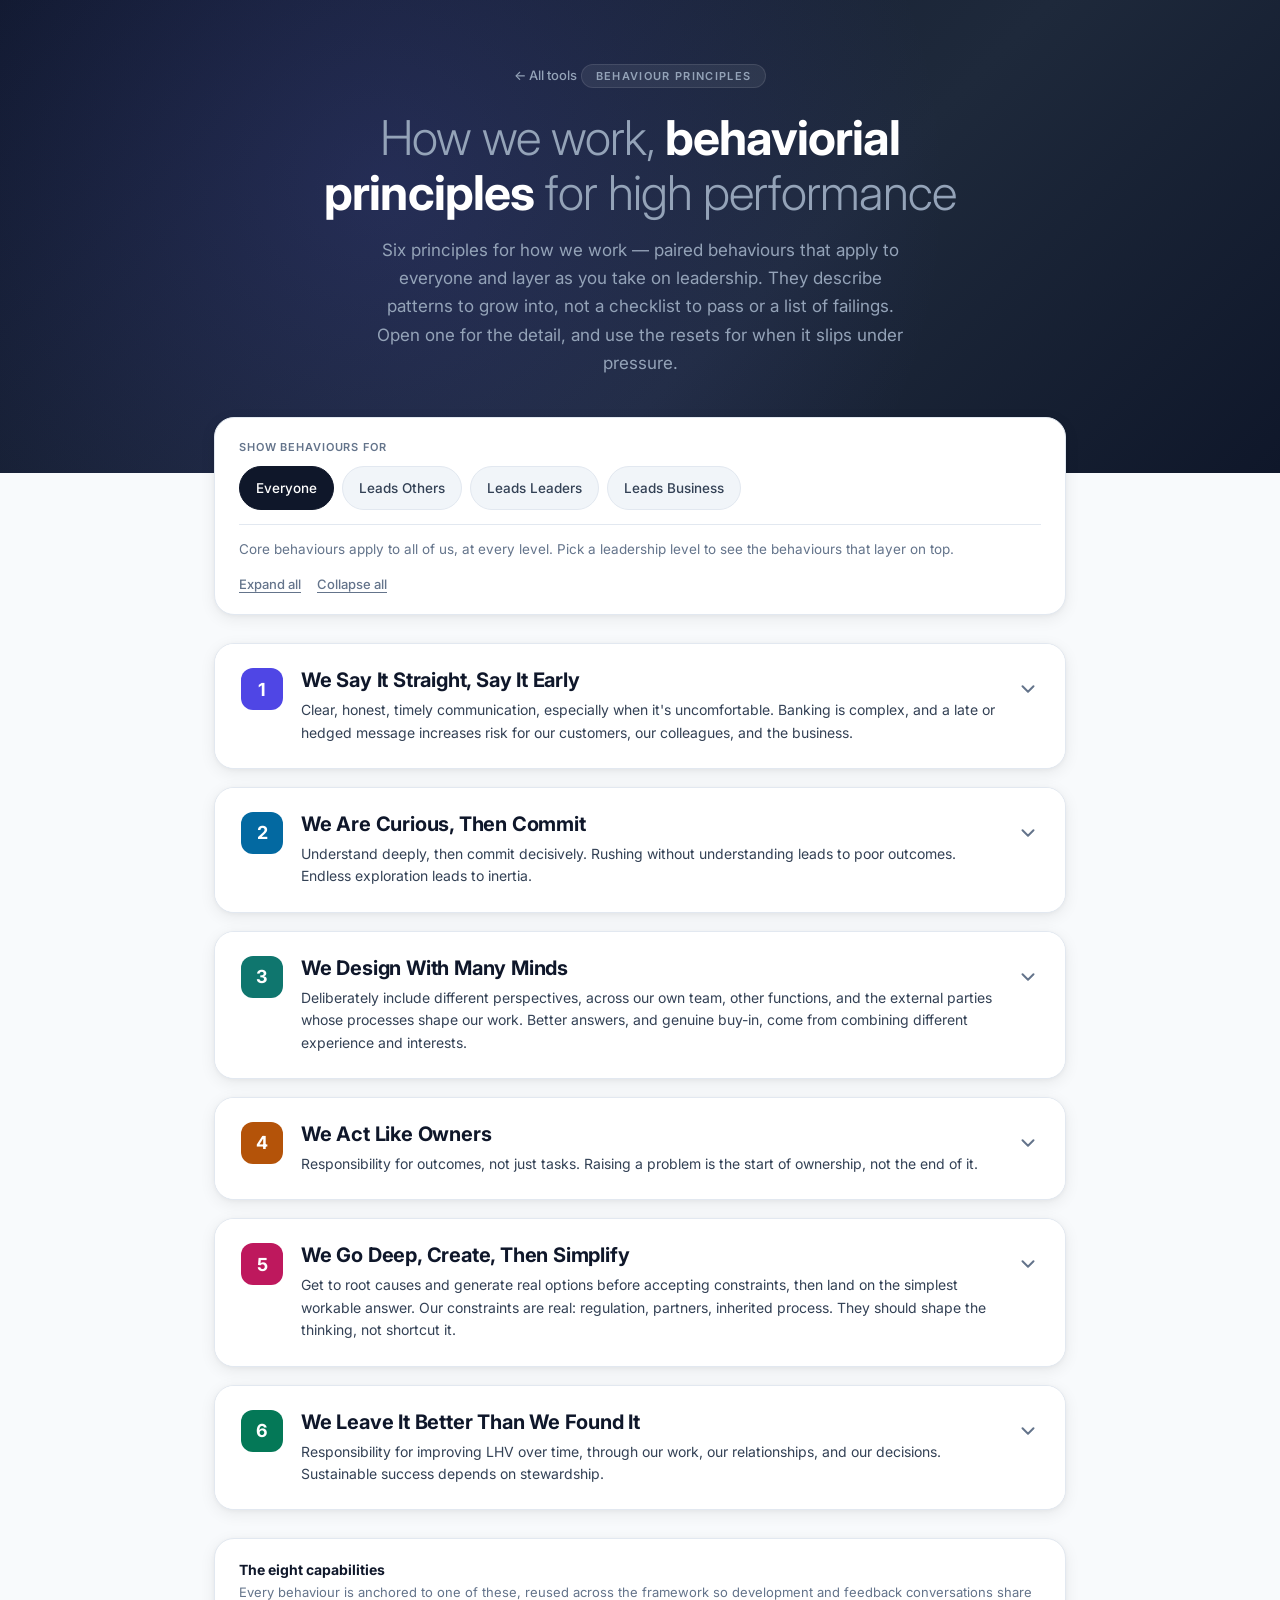
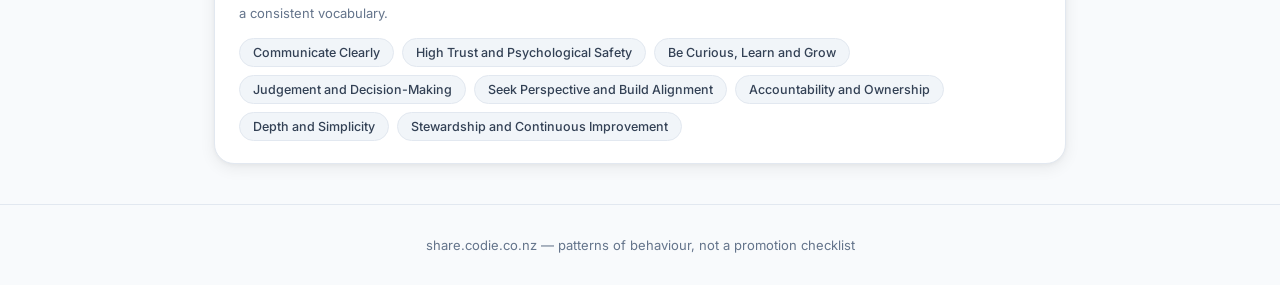
<file: behaviour-principles/index.html>
<!DOCTYPE html>
<html lang="en">
<head>
  <meta charset="UTF-8">
  <meta name="viewport" content="width=device-width, initial-scale=1.0">
  <title>Behaviour Principles — LHV UK</title>
  <link rel="preconnect" href="https://fonts.googleapis.com">
  <link rel="preconnect" href="https://fonts.gstatic.com" crossorigin>
  <link href="https://fonts.googleapis.com/css2?family=Inter:wght@300;400;500;600;700&display=swap" rel="stylesheet">
  <style>
    *, *::before, *::after { box-sizing: border-box; margin: 0; padding: 0; }

    :root {
      --text:      #0F172A;
      --text-2:    #334155;
      --muted:     #64748B;
      --bg:        #F8FAFC;
      --bg-card:   #FFFFFF;
      --bg-soft:   #F1F5F9;
      --border:    #E2E8F0;
      --font:      "Inter", system-ui, -apple-system, sans-serif;
      --radius:    12px;
      --radius-lg: 20px;
      --shadow:    0 4px 16px rgba(0,0,0,0.07), 0 1px 4px rgba(0,0,0,0.04);
      --shadow-lg: 0 12px 40px rgba(0,0,0,0.10), 0 2px 8px rgba(0,0,0,0.05);
      /* Fixed high-contrast focus colour (7:1 on paper), independent of the
         per-principle accent so focus rings never drop below 3:1. */
      --focus:     #4338CA;
    }

    /* Visually-hidden but available to screen readers (live status region). */
    .sr-only {
      position: absolute; width: 1px; height: 1px; padding: 0; margin: -1px;
      overflow: hidden; clip: rect(0 0 0 0); white-space: nowrap; border: 0;
    }

    :focus-visible { outline: none; }
    .back-link:focus-visible {
      outline: 2px solid #A5B4FC; outline-offset: 3px; border-radius: 6px;
    }
    .band-tab:focus-visible { outline: 2px solid var(--focus); outline-offset: 2px; }
    .link-btn:focus-visible,
    .copy-link:focus-visible {
      outline: 2px solid var(--focus); outline-offset: 2px; border-radius: 6px;
    }

    body {
      font-family: var(--font);
      background: var(--bg);
      color: var(--text);
      min-height: 100vh;
      -webkit-font-smoothing: antialiased;
    }

    /* ── HERO ─────────────────────────────────────────────── */
    .hero {
      background: linear-gradient(135deg, #0F172A 0%, #1E293B 60%, #0F172A 100%);
      padding: 64px 24px 96px;
      text-align: center;
      position: relative;
      overflow: hidden;
    }
    .hero::before {
      content: "";
      position: absolute; inset: 0;
      /* single indigo glow — one accent per tool (Index-Tab Rule) */
      background: radial-gradient(circle at 30% 40%, rgba(99,102,241,0.18) 0%, transparent 60%);
      pointer-events: none;
    }
    .hero-inner { position: relative; max-width: 720px; margin: 0 auto; }
    .back-link {
      display: inline-flex; align-items: center; gap: 6px;
      font-size: 13px; font-weight: 500; color: #94A3B8;
      text-decoration: none; margin-bottom: 24px;
      transition: color 0.15s;
    }
    .back-link:hover { color: #E2E8F0; }
    .hero-eyebrow {
      display: inline-block; font-size: 11px; font-weight: 600;
      letter-spacing: 0.12em; text-transform: uppercase; color: #94A3B8;
      background: rgba(255,255,255,0.07); border: 1px solid rgba(255,255,255,0.1);
      border-radius: 99px; padding: 4px 14px; margin-bottom: 22px;
    }
    .hero-title {
      font-size: clamp(30px, 5vw, 48px); font-weight: 700; line-height: 1.15;
      color: #fff; margin-bottom: 16px; letter-spacing: -0.02em;
    }
    .hero-title span { color: #94A3B8; font-weight: 300; }
    .hero-sub {
      font-size: 17px; color: #94A3B8; line-height: 1.65;
      max-width: 540px; margin: 0 auto;
    }

    /* ── LAYOUT ───────────────────────────────────────────── */
    /* z-index lifts the control panel and cards above the positioned hero,
       so the panel floats over the dark cover instead of being clipped by it. */
    .wrap { max-width: 900px; margin: -56px auto 40px; padding: 0 24px; position: relative; z-index: 1; }

    /* ── CONTROL BAR ──────────────────────────────────────── */
    .controls {
      background: var(--bg-card);
      border: 1px solid var(--border);
      border-radius: var(--radius-lg);
      box-shadow: var(--shadow);
      padding: 22px 24px;
      margin-bottom: 28px;
    }
    .controls-label {
      font-size: 11px; font-weight: 600; letter-spacing: 0.08em;
      text-transform: uppercase; color: var(--muted); margin-bottom: 12px;
    }
    .band-tabs { display: flex; flex-wrap: wrap; gap: 8px; }
    .band-tab {
      font-family: var(--font); font-size: 13.5px; font-weight: 500;
      color: var(--text-2); background: var(--bg-soft);
      border: 1px solid var(--border); border-radius: 99px;
      padding: 8px 16px; cursor: pointer;
      display: inline-flex; align-items: center; min-height: 44px;
      transition: all 0.15s;
    }
    .band-tab:hover { border-color: #CBD5E1; }
    .band-tab.active {
      background: var(--text); color: #fff; border-color: var(--text);
    }
    .band-blurb {
      font-size: 13.5px; color: var(--muted); line-height: 1.6;
      margin-top: 14px; padding-top: 14px; border-top: 1px solid var(--border);
    }
    .controls-actions {
      display: flex; gap: 16px; margin-top: 16px; flex-wrap: wrap;
    }
    .link-btn {
      font-family: var(--font); font-size: 13px; font-weight: 500;
      color: var(--muted); background: none; border: none;
      cursor: pointer; padding: 0; text-decoration: underline;
      text-underline-offset: 3px; transition: color 0.15s;
    }
    .link-btn:hover { color: var(--text); }

    /* ── PRINCIPLE CARD ───────────────────────────────────── */
    .principle {
      background: var(--bg-card);
      border: 1px solid var(--border);
      border-radius: var(--radius-lg);
      box-shadow: var(--shadow);
      margin-bottom: 18px;
      overflow: hidden;
      transition: box-shadow 0.2s;
    }
    .principle.open { box-shadow: var(--shadow-lg); }

    .p-head {
      display: flex; align-items: flex-start; gap: 18px;
      padding: 24px 26px; cursor: pointer; user-select: none;
      position: relative;
      /* real <button>: reset UA chrome, keep it a full-width left-aligned row */
      width: 100%; text-align: left; font-family: inherit; color: inherit;
      background: var(--bg-card); border: none; appearance: none; -webkit-appearance: none;
    }
    /* inset ring so the card's overflow:hidden doesn't clip it */
    .p-head:focus-visible { outline: 2px solid var(--focus); outline-offset: -3px; }
    .p-head::before {
      content: ""; position: absolute; left: 0; top: 0; bottom: 0;
      width: 4px; background: var(--accent);
      opacity: 0; transition: opacity 0.2s;
    }
    .principle.open .p-head::before,
    .p-head:hover::before { opacity: 1; }

    .p-num {
      flex-shrink: 0; width: 42px; height: 42px; border-radius: 12px;
      display: flex; align-items: center; justify-content: center;
      font-size: 18px; font-weight: 700; color: #fff;
      background: var(--accent);
    }
    .p-head-text { flex: 1; min-width: 0; }
    .p-title {
      font-size: 20px; font-weight: 700; line-height: 1.25;
      letter-spacing: -0.01em; margin-bottom: 6px;
    }
    .p-summary { font-size: 14px; color: var(--text-2); line-height: 1.6; }
    .p-chevron {
      flex-shrink: 0; width: 22px; height: 22px; margin-top: 10px;
      color: var(--muted); transition: transform 0.25s;
    }
    .principle.open .p-chevron { transform: rotate(180deg); }

    .p-body { display: none; padding: 0 26px 26px; }
    .principle.open .p-body { display: block; }

    /* ── BEHAVIOUR PAIR ───────────────────────────────────── */
    .pair {
      border: 1px solid var(--border); border-radius: var(--radius);
      overflow: hidden; margin-bottom: 16px;
    }
    .behaviour { padding: 18px 20px; }
    .behaviour + .behaviour { border-top: 1px solid var(--border); }
    .behaviour.core { background: var(--bg-card); }
    .behaviour.lead { background: var(--bg-soft); }

    .b-tag {
      display: inline-flex; align-items: center; gap: 7px;
      font-size: 10.5px; font-weight: 600; letter-spacing: 0.07em;
      text-transform: uppercase; padding: 3px 10px; border-radius: 99px;
      margin-bottom: 10px;
    }
    .b-tag.core { color: #fff; background: var(--accent); }
    .b-tag.lead {
      color: var(--accent); background: transparent;
      border: 1px solid var(--accent);
    }
    .b-statement {
      font-size: 15.5px; font-weight: 600; line-height: 1.45;
      color: var(--text); margin-bottom: 4px;
    }
    .b-cap {
      font-size: 12px; color: #475569; margin-bottom: 12px;
      font-weight: 500;
    }
    .b-cap strong { color: var(--text-2); font-weight: 600; }
    .b-list { list-style: none; display: flex; flex-direction: column; gap: 8px; }
    .b-list li {
      font-size: 14px; color: var(--text-2); line-height: 1.55;
      padding-left: 22px; position: relative;
    }
    .b-list li::before {
      content: ""; position: absolute; left: 4px; top: 8px;
      width: 6px; height: 6px; border-radius: 50%;
      background: var(--accent); opacity: 0.6;
    }

    /* leadership bands within a lead behaviour */
    .band-group { margin-top: 6px; }
    .band-group + .band-group { margin-top: 14px; }
    .band-group.hidden { display: none; }

    /* shown in "Everyone" mode in place of the per-band bullets: teaches the
       additive model and invites the reader to pick a leadership level */
    .band-hint {
      margin-top: 10px; padding-left: 22px; position: relative;
      font-size: 13px; line-height: 1.55; color: var(--muted); font-style: italic;
    }
    .band-hint::before {
      content: ""; position: absolute; left: 4px; top: 7px;
      width: 6px; height: 6px; border-radius: 50%;
      background: var(--accent); opacity: 0.35;
    }
    .band-hint.hidden { display: none; }
    .band-name {
      font-size: 11.5px; font-weight: 600; letter-spacing: 0.05em;
      text-transform: uppercase; color: var(--text-2);
      margin-bottom: 9px; display: flex; align-items: center; gap: 8px;
    }
    .band-name::before {
      content: ""; width: 5px; height: 14px; border-radius: 3px;
      background: var(--accent); opacity: 0.5;
    }

    /* ── SLIPS + ASK ──────────────────────────────────────── */
    .extra { margin-top: 20px; }
    .extra-head {
      font-size: 13px; font-weight: 700; letter-spacing: 0.02em;
      color: var(--text); margin-bottom: 4px;
      display: flex; align-items: center; gap: 8px;
    }
    .extra-head .ico { flex-shrink: 0; }
    .extra-note {
      font-size: 13px; color: var(--muted); line-height: 1.6;
      margin-bottom: 12px; font-style: italic;
    }
    .slips {
      border: 1px solid var(--border); border-radius: var(--radius);
      overflow: hidden; margin-top: 12px;
    }
    .slip-row { display: grid; grid-template-columns: 1fr 1fr; }
    .slip-row + .slip-row { border-top: 1px solid var(--border); }
    .slip-row.header {
      background: var(--bg-soft);
      font-size: 10.5px; font-weight: 600; letter-spacing: 0.07em;
      text-transform: uppercase; color: var(--muted);
    }
    .slip-cell { padding: 12px 16px; font-size: 13.5px; line-height: 1.5; }
    .slip-cell.drift { color: var(--text-2); border-right: 1px solid var(--border); }
    .slip-cell.reset { color: var(--text); font-weight: 500; }
    .slip-cell.reset::before {
      content: "→ "; color: var(--accent); font-weight: 700;
    }
    .slip-row.header .slip-cell.reset::before { content: ""; }

    .ask {
      margin-top: 18px; padding: 18px 22px;
      background: linear-gradient(135deg, var(--accent-soft) 0%, transparent 100%);
      border: 1px solid var(--border);
      border-left: 4px solid var(--accent);
      border-radius: var(--radius);
    }
    .ask-label {
      font-size: 10.5px; font-weight: 600; letter-spacing: 0.08em;
      text-transform: uppercase; color: var(--muted); margin-bottom: 6px;
    }
    .ask-q {
      font-size: 16px; font-weight: 600; line-height: 1.45;
      color: var(--text); font-style: italic;
    }

    /* per-principle copy-link (visible only when the card is expanded) */
    .p-actions { margin-top: 18px; display: flex; justify-content: flex-end; }
    .copy-link {
      font-family: var(--font); font-size: 12.5px; font-weight: 500;
      color: var(--muted); background: none; border: none; cursor: pointer;
      display: inline-flex; align-items: center; gap: 6px;
      padding: 6px 8px; border-radius: 6px;
      transition: color 0.15s, background 0.15s;
    }
    .copy-link:hover { color: var(--text); background: var(--bg-soft); }
    .copy-link svg { flex-shrink: 0; }

    /* ── CAPABILITY REFERENCE ─────────────────────────────── */
    .caps {
      background: var(--bg-card); border: 1px solid var(--border);
      border-radius: var(--radius-lg); box-shadow: var(--shadow);
      padding: 22px 24px; margin-top: 28px;
    }
    .caps-title { font-size: 14px; font-weight: 700; margin-bottom: 4px; }
    .caps-sub { font-size: 13px; color: var(--muted); line-height: 1.6; margin-bottom: 14px; }
    .caps-list { display: flex; flex-wrap: wrap; gap: 8px; }
    .cap-chip {
      font-size: 12.5px; font-weight: 500; color: var(--text-2);
      background: var(--bg-soft); border: 1px solid var(--border);
      border-radius: 99px; padding: 6px 13px;
    }

    footer {
      text-align: center; padding: 32px 24px; font-size: 13px;
      color: var(--muted); border-top: 1px solid var(--border); margin-top: 20px;
    }

    @media (prefers-reduced-motion: reduce) {
      *, *::before, *::after {
        transition-duration: 0.01ms !important;
        animation-duration: 0.01ms !important;
      }
    }

    @media (max-width: 560px) {
      .hero { padding: 48px 20px 80px; }
      .wrap { padding: 0 16px; }
      .p-head { padding: 20px 18px; gap: 14px; }
      .p-body { padding: 0 18px 20px; }
      /* Stack each drift→reset as one tight pair; the row border separates pairs. */
      .slip-row { grid-template-columns: 1fr; }
      .slip-cell.drift { border-right: none; padding-bottom: 4px; }
      .slip-cell.reset { padding-top: 4px; }
      .slip-row.header { display: none; }
    }
  </style>
</head>
<body>

  <header class="hero">
    <div class="hero-inner">
      <a class="back-link" href="/">← All tools</a>
      <div class="hero-eyebrow">Behaviour Principles</div>
      <h1 class="hero-title"><span>How we work,</span> behaviorial principles<span> for high performance</span></h1>
      <p class="hero-sub">
        Six principles for how we work — paired behaviours that apply to everyone and
        layer as you take on leadership. They describe patterns to grow into, not a
        checklist to pass or a list of failings. Open one for the detail, and use the
        resets for when it slips under pressure.
      </p>
    </div>
  </header>

  <div class="wrap">

    <!-- CONTROL BAR -->
    <section class="controls">
      <div class="controls-label">Show behaviours for</div>
      <div class="band-tabs" id="bandTabs"></div>
      <div class="band-blurb" id="bandBlurb"></div>
      <div class="controls-actions">
        <button class="link-btn" id="expandAll">Expand all</button>
        <button class="link-btn" id="collapseAll">Collapse all</button>
      </div>
    </section>

    <!-- PRINCIPLES -->
    <main id="principles"></main>

    <!-- CAPABILITY REFERENCE -->
    <section class="caps">
      <div class="caps-title">The eight capabilities</div>
      <p class="caps-sub">
        Every behaviour is anchored to one of these, reused across the framework so
        development and feedback conversations share a consistent vocabulary.
      </p>
      <div class="caps-list" id="capsList"></div>
    </section>

  </div>

  <footer>
    <p>share.codie.co.nz — patterns of behaviour, not a promotion checklist</p>
  </footer>

  <script src="data.js"></script>
  <script>
    (function () {
      var currentBand = "everyone";

      // ── Leadership band tabs ───────────────────────────────
      var tabsEl = document.getElementById("bandTabs");
      var blurbEl = document.getElementById("bandBlurb");

      // group semantics: these buttons toggle content shown across all cards
      tabsEl.setAttribute("role", "group");
      tabsEl.setAttribute("aria-label", "Show behaviours for leadership level");

      // polite live region so band + copy changes are announced to screen readers
      var liveEl = document.createElement("div");
      liveEl.className = "sr-only";
      liveEl.setAttribute("aria-live", "polite");
      document.body.appendChild(liveEl);

      BANDS.forEach(function (band) {
        var btn = document.createElement("button");
        btn.type = "button";
        btn.className = "band-tab" + (band.key === currentBand ? " active" : "");
        btn.textContent = band.label;
        btn.dataset.band = band.key;
        btn.setAttribute("aria-pressed", band.key === currentBand ? "true" : "false");
        btn.addEventListener("click", function () { setBand(band.key); });
        tabsEl.appendChild(btn);
      });

      function setBand(key) {
        currentBand = key;
        Array.prototype.forEach.call(tabsEl.children, function (b) {
          var on = b.dataset.band === key;
          b.classList.toggle("active", on);
          b.setAttribute("aria-pressed", on ? "true" : "false");
        });
        var band = BANDS.find(function (b) { return b.key === key; });
        blurbEl.textContent = band.blurb;
        applyBand();
        liveEl.textContent = key === "everyone"
          ? "Showing core behaviours for everyone."
          : "Showing behaviours for " + band.label + ".";
      }

      // which band groups are visible for the selected level.
      // Bands are cumulative: Leads Leaders also does Leads Others, etc.
      var BAND_STACK = { everyone: [], others: ["others"], leaders: ["others", "leaders"], business: ["others", "leaders", "business"] };

      function applyBand() {
        var visible = BAND_STACK[currentBand];
        document.querySelectorAll(".lead-wrap").forEach(function (lead) {
          var anyShown = false;
          lead.querySelectorAll(".band-group").forEach(function (g) {
            var show = visible.indexOf(g.dataset.band) !== -1;
            g.classList.toggle("hidden", !show);
            if (show) anyShown = true;
          });
          // in "Everyone" mode no band groups show, so surface the teaching
          // hint instead of leaving an empty lead block
          var hint = lead.querySelector(".band-hint");
          if (hint) hint.classList.toggle("hidden", anyShown);
        });
      }

      // ── Build principles ───────────────────────────────────
      var host = document.getElementById("principles");
      var BAND_LABEL = { others: "Leads Others", leaders: "Leads Leaders", business: "Leads Business" };

      function el(tag, cls, html) {
        var n = document.createElement(tag);
        if (cls) n.className = cls;
        if (html != null) n.innerHTML = html;
        return n;
      }
      function esc(s) {
        return String(s).replace(/&/g, "&amp;").replace(/</g, "&lt;").replace(/>/g, "&gt;");
      }

      function fallbackCopy(text) {
        var ta = document.createElement("textarea");
        ta.value = text; ta.setAttribute("readonly", "");
        ta.style.position = "absolute"; ta.style.left = "-9999px";
        document.body.appendChild(ta); ta.select();
        try { document.execCommand("copy"); } catch (e) {}
        document.body.removeChild(ta);
      }

      function copyPrincipleLink(id, btn) {
        var url = location.origin + location.pathname + "#" + id;
        var label = btn.querySelector(".copy-label");
        function done() {
          if (label) {
            var prev = label.textContent;
            label.textContent = "Copied";
            setTimeout(function () { label.textContent = prev; }, 1600);
          }
          liveEl.textContent = "Link to this principle copied to clipboard.";
        }
        if (navigator.clipboard && navigator.clipboard.writeText) {
          navigator.clipboard.writeText(url).then(done, function () { fallbackCopy(url); done(); });
        } else {
          fallbackCopy(url); done();
        }
      }

      function bulletList(items) {
        var ul = el("ul", "b-list");
        items.forEach(function (t) { ul.appendChild(el("li", null, esc(t))); });
        return ul;
      }

      function behaviourBlock(pair) {
        var frag = document.createDocumentFragment();

        // Core
        var core = el("div", "behaviour core");
        core.appendChild(el("span", "b-tag core", "Core · all levels"));
        core.appendChild(el("div", "b-statement", esc(pair.core.statement)));
        core.appendChild(el("div", "b-cap", "Capability: <strong>" + esc(pair.core.capability) + "</strong>"));
        core.appendChild(bulletList(pair.core.bullets));
        frag.appendChild(core);

        // Lead
        var lead = el("div", "behaviour lead lead-wrap");
        lead.appendChild(el("span", "b-tag lead", "Lead · additive"));
        lead.appendChild(el("div", "b-statement", esc(pair.lead.statement)));
        lead.appendChild(el("div", "b-cap", "Capability: <strong>" + esc(pair.lead.capability) + "</strong>"));
        ["others", "leaders", "business"].forEach(function (bk) {
          var group = el("div", "band-group");
          group.dataset.band = bk;
          group.appendChild(el("div", "band-name", esc(BAND_LABEL[bk])));
          group.appendChild(bulletList(pair.lead.bands[bk]));
          lead.appendChild(group);
        });
        // teaching hint shown when no band is selected (Everyone mode)
        lead.appendChild(el("div", "band-hint",
          "Pick a leadership level above to see how this behaviour layers on as you lead."));
        frag.appendChild(lead);

        return frag;
      }

      function slipsBlock(p) {
        var wrap = el("div", "extra");
        wrap.appendChild(el("div", "extra-head",
          '<svg class="ico" viewBox="0 0 24 24" width="16" height="16" fill="none" stroke="var(--accent)" stroke-width="2" stroke-linecap="round" stroke-linejoin="round" aria-hidden="true"><circle cx="12" cy="12" r="10"/><polygon points="16.24 7.76 14.12 14.12 7.76 16.24 9.88 9.88 16.24 7.76"/></svg> When this slips'));
        wrap.appendChild(el("p", "extra-note",
          "Not a list of failings — these are the ways all of us drift under pressure, each paired with a practical reset."));
        if (p.slipsNote) wrap.appendChild(el("p", "extra-note", esc(p.slipsNote)));

        var table = el("div", "slips");
        var header = el("div", "slip-row header");
        header.appendChild(el("div", "slip-cell drift", "Drift"));
        header.appendChild(el("div", "slip-cell reset", "Reset"));
        table.appendChild(header);
        p.slips.forEach(function (s) {
          var row = el("div", "slip-row");
          row.appendChild(el("div", "slip-cell drift", esc(s.drift)));
          row.appendChild(el("div", "slip-cell reset", esc(s.reset)));
          table.appendChild(row);
        });
        wrap.appendChild(table);

        var ask = el("div", "ask");
        ask.appendChild(el("div", "ask-label", "Ask yourself"));
        ask.appendChild(el("div", "ask-q", "“" + esc(p.ask) + "”"));
        wrap.appendChild(ask);

        return wrap;
      }

      PRINCIPLES.forEach(function (p) {
        var card = el("div", "principle");
        card.id = "principle-" + p.n;
        card.style.setProperty("--accent", p.accent);
        card.style.setProperty("--accent-soft", p.accent + "14"); // ~8% alpha

        var numId = "principle-" + p.n + "-num";
        var titleId = "principle-" + p.n + "-title";
        var bodyId = "principle-" + p.n + "-body";

        // header is a real <button> so it's keyboard- and screen-reader-operable
        var head = el("button", "p-head");
        head.type = "button";
        head.setAttribute("aria-expanded", "false");
        head.setAttribute("aria-controls", bodyId);
        head.setAttribute("aria-labelledby", numId + " " + titleId);

        var num = el("div", "p-num", String(p.n));
        num.id = numId;
        head.appendChild(num);
        var ht = el("div", "p-head-text");
        var title = el("div", "p-title", esc(p.title));
        title.id = titleId;
        ht.appendChild(title);
        ht.appendChild(el("div", "p-summary", esc(p.summary)));
        head.appendChild(ht);
        head.appendChild(el("div", "p-chevron",
          '<svg viewBox="0 0 24 24" width="22" height="22" fill="none" stroke="currentColor" stroke-width="2.2" stroke-linecap="round" stroke-linejoin="round" aria-hidden="true"><polyline points="6 9 12 15 18 9"/></svg>'));
        head.addEventListener("click", function () {
          var open = card.classList.toggle("open");
          head.setAttribute("aria-expanded", open ? "true" : "false");
        });
        card.appendChild(head);

        var body = el("div", "p-body");
        body.id = bodyId;
        body.setAttribute("role", "region");
        body.setAttribute("aria-labelledby", titleId);
        p.pairs.forEach(function (pair) {
          var pairEl = el("div", "pair");
          pairEl.appendChild(behaviourBlock(pair));
          body.appendChild(pairEl);
        });
        body.appendChild(slipsBlock(p));

        // copy-link affordance (link-first sharing of a single principle)
        var actions = el("div", "p-actions");
        var copyBtn = el("button", "copy-link",
          '<svg viewBox="0 0 24 24" width="15" height="15" fill="none" stroke="currentColor" stroke-width="2" stroke-linecap="round" stroke-linejoin="round" aria-hidden="true"><path d="M10 13a5 5 0 0 0 7.54.54l3-3a5 5 0 0 0-7.07-7.07l-1.72 1.71"/><path d="M14 11a5 5 0 0 0-7.54-.54l-3 3a5 5 0 0 0 7.07 7.07l1.71-1.71"/></svg><span class="copy-label">Copy link</span>');
        copyBtn.type = "button";
        copyBtn.setAttribute("aria-label", "Copy link to this principle");
        copyBtn.addEventListener("click", function () { copyPrincipleLink(card.id, copyBtn); });
        actions.appendChild(copyBtn);
        body.appendChild(actions);

        card.appendChild(body);

        host.appendChild(card);
      });

      // ── Capability chips ───────────────────────────────────
      var capsList = document.getElementById("capsList");
      CAPABILITIES.forEach(function (c) {
        capsList.appendChild(el("span", "cap-chip", esc(c)));
      });

      // ── Expand / collapse ──────────────────────────────────
      function setAllOpen(open) {
        document.querySelectorAll(".principle").forEach(function (c) {
          c.classList.toggle("open", open);
          var head = c.querySelector(".p-head");
          if (head) head.setAttribute("aria-expanded", open ? "true" : "false");
        });
      }
      document.getElementById("expandAll").addEventListener("click", function () { setAllOpen(true); });
      document.getElementById("collapseAll").addEventListener("click", function () { setAllOpen(false); });

      // ── Deep-link: open the principle named in the URL hash ─
      function openFromHash() {
        var h = location.hash.replace(/^#/, "");
        if (!h) return;
        var target = document.getElementById(h);
        if (target && target.classList.contains("principle")) {
          target.classList.add("open");
          var head = target.querySelector(".p-head");
          if (head) head.setAttribute("aria-expanded", "true");
          target.scrollIntoView({ behavior: "smooth", block: "start" });
        }
      }
      window.addEventListener("hashchange", openFromHash);

      // init
      setBand("everyone");
      openFromHash();
    })();
  </script>

</body>
</html>
</file>
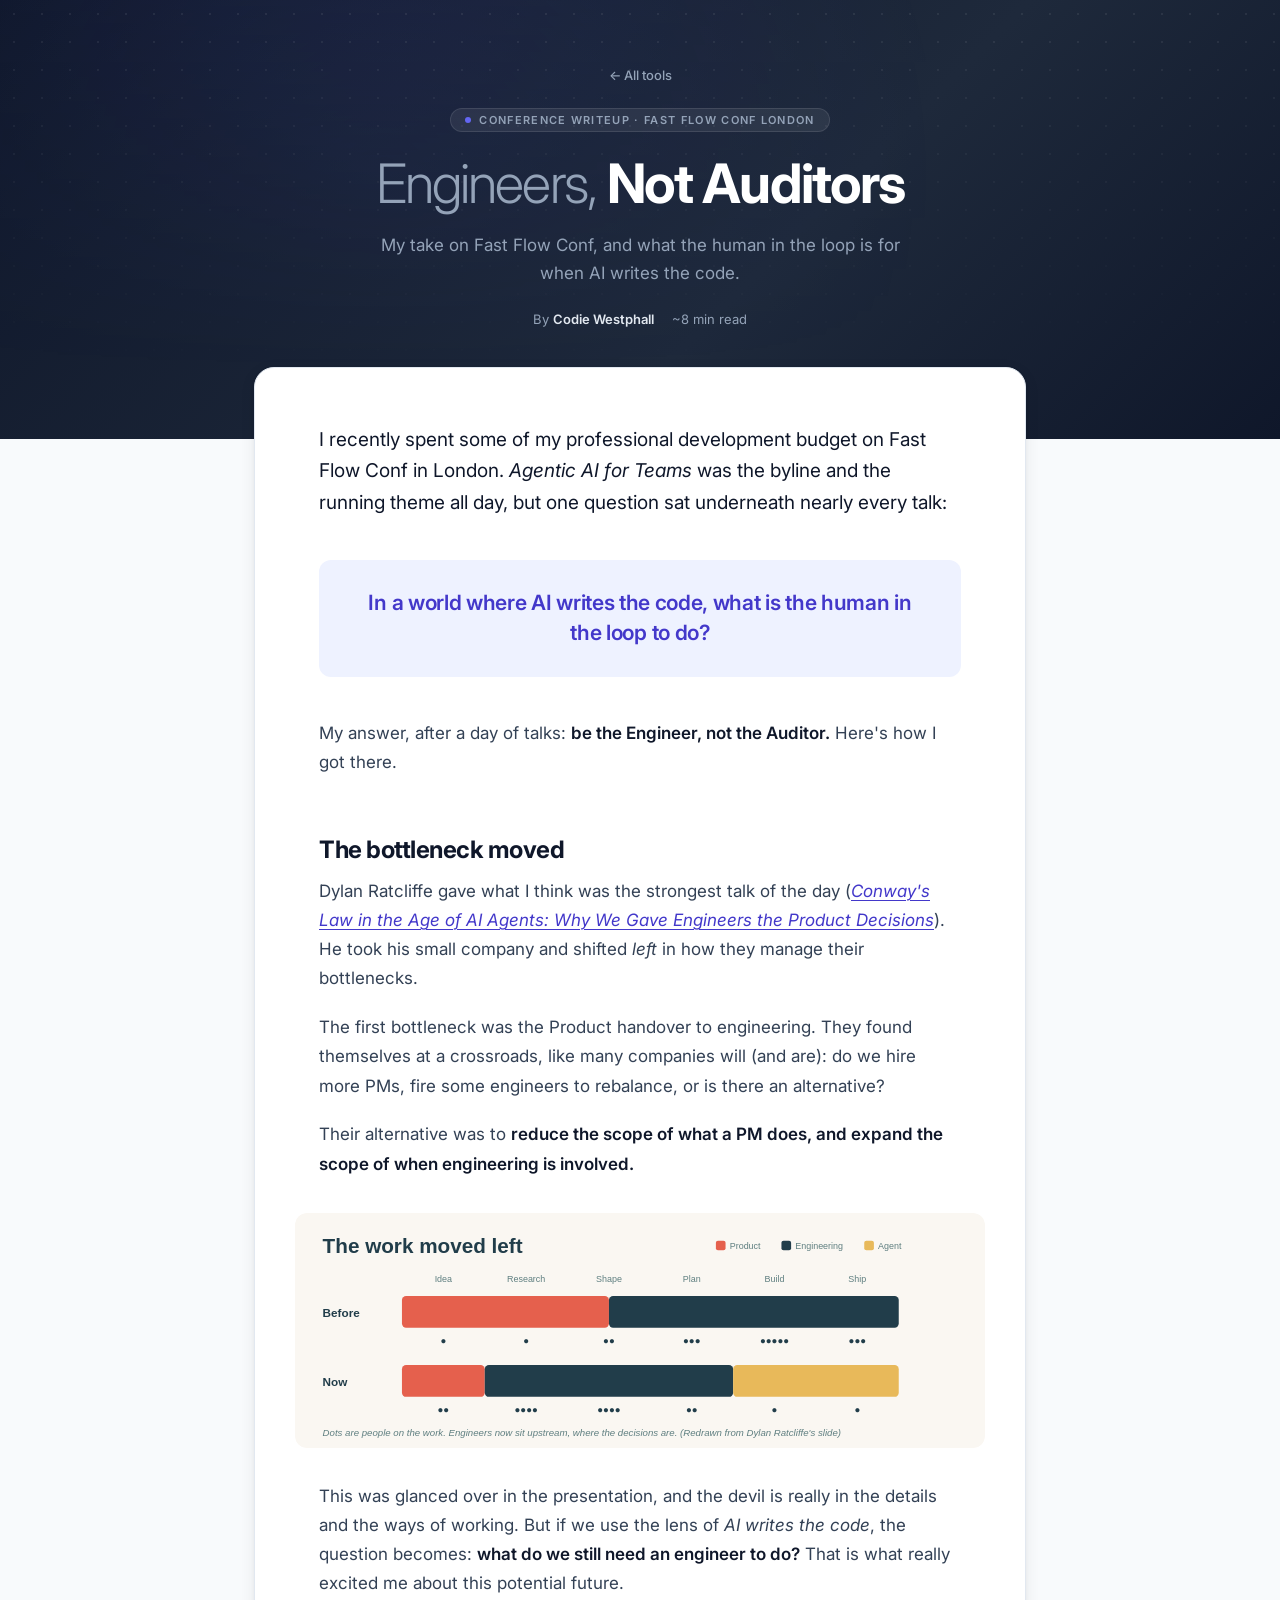
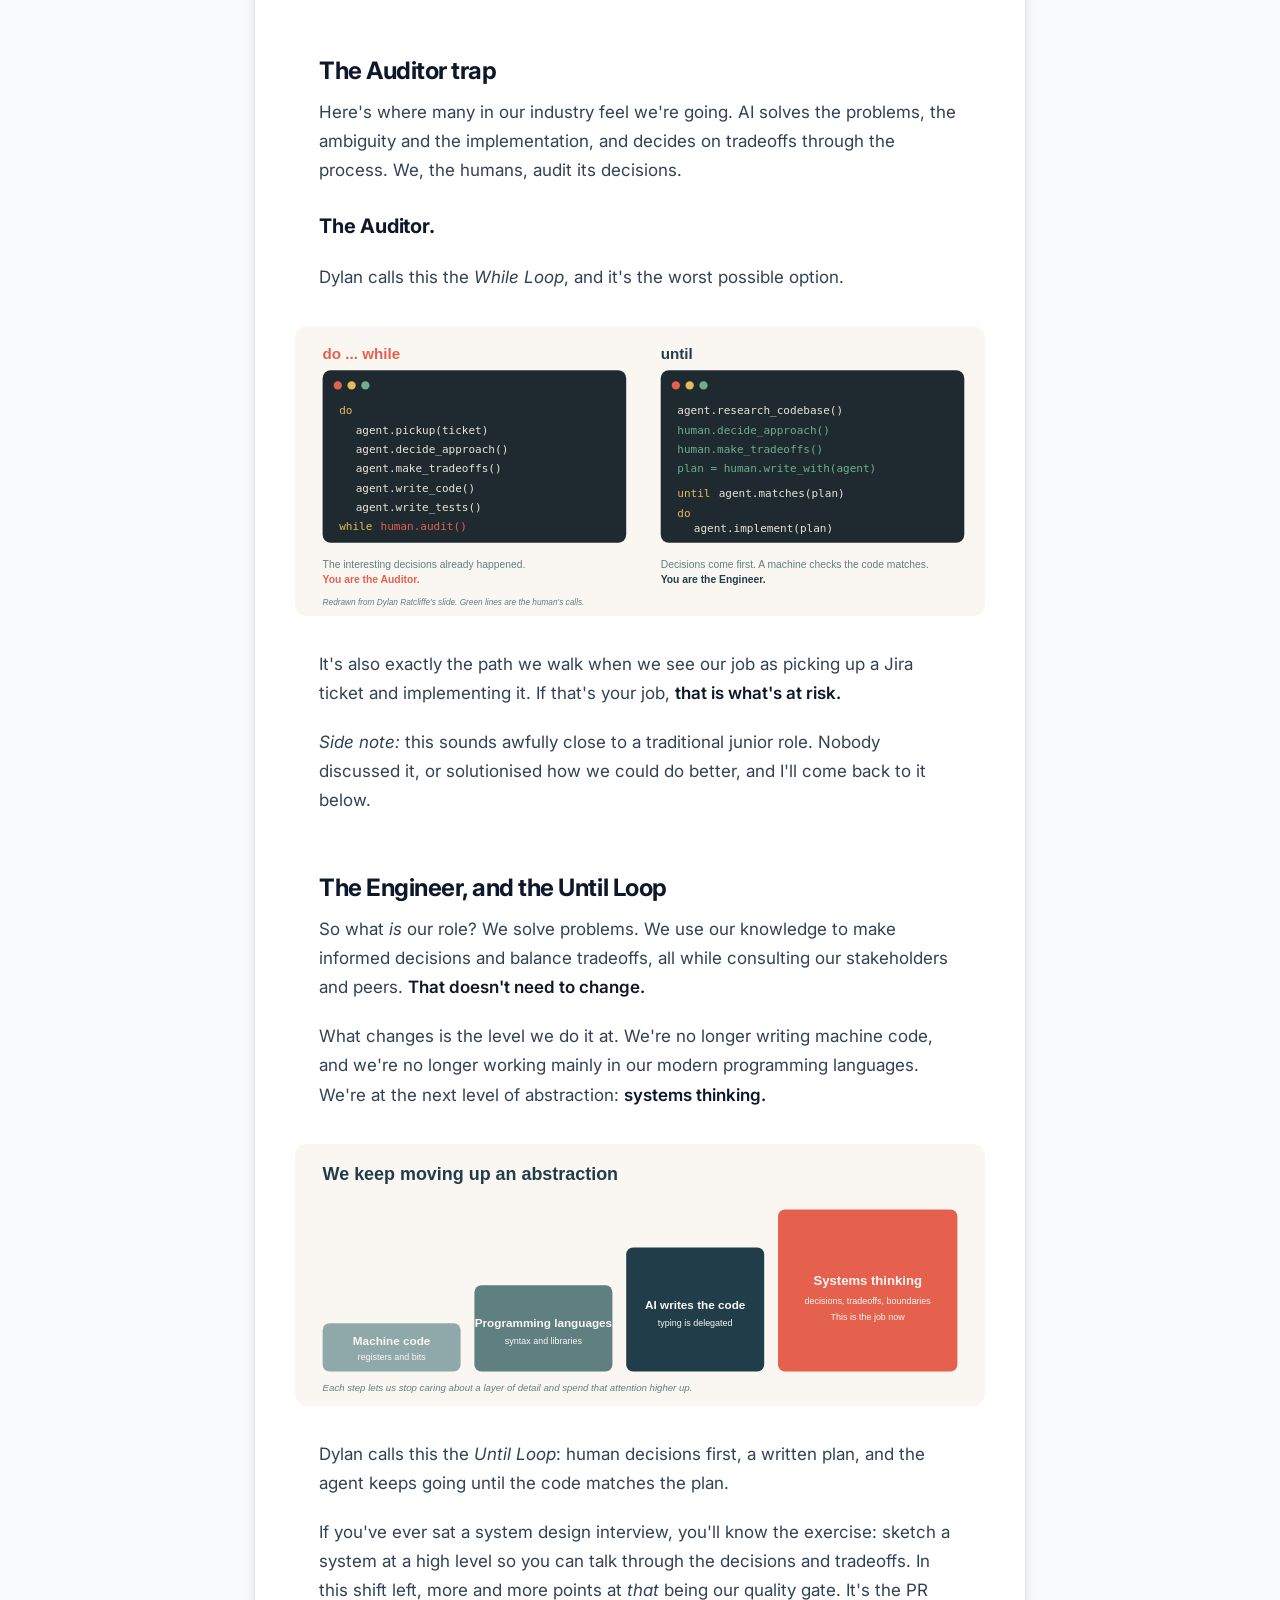
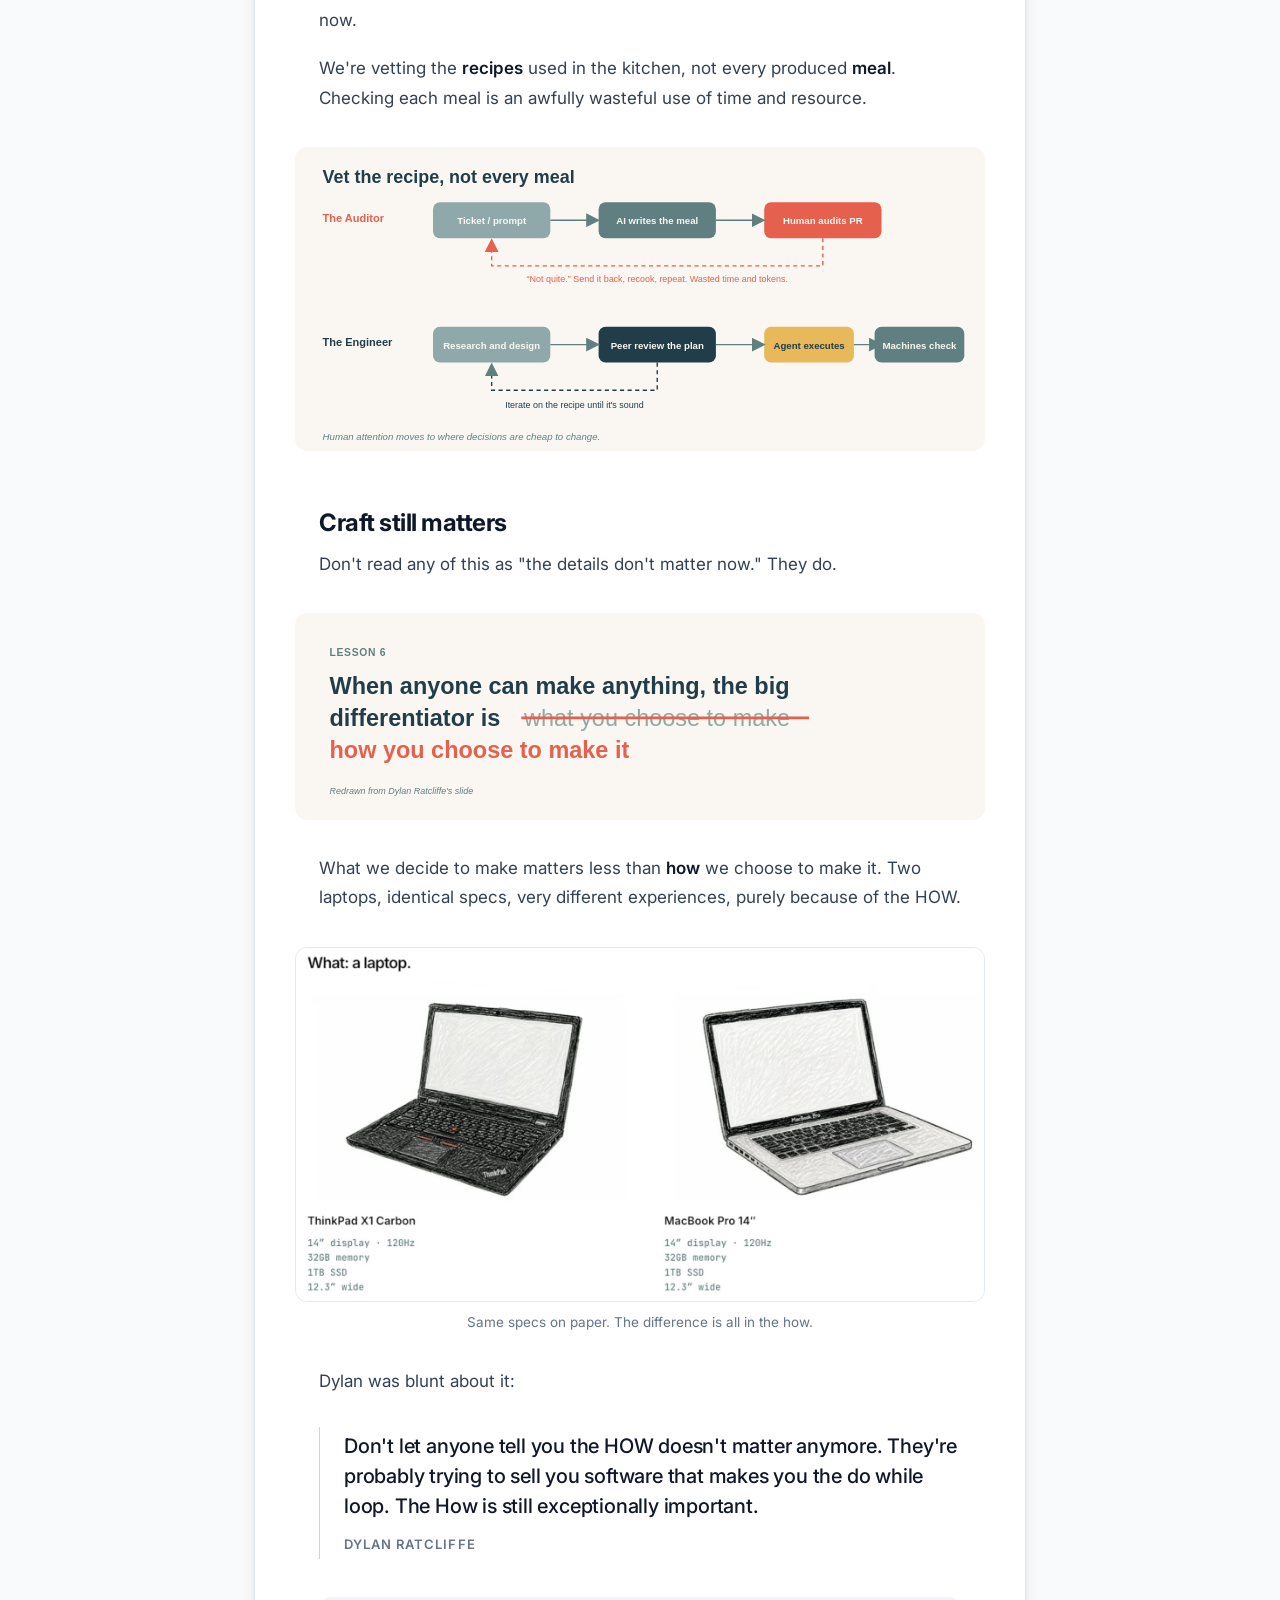
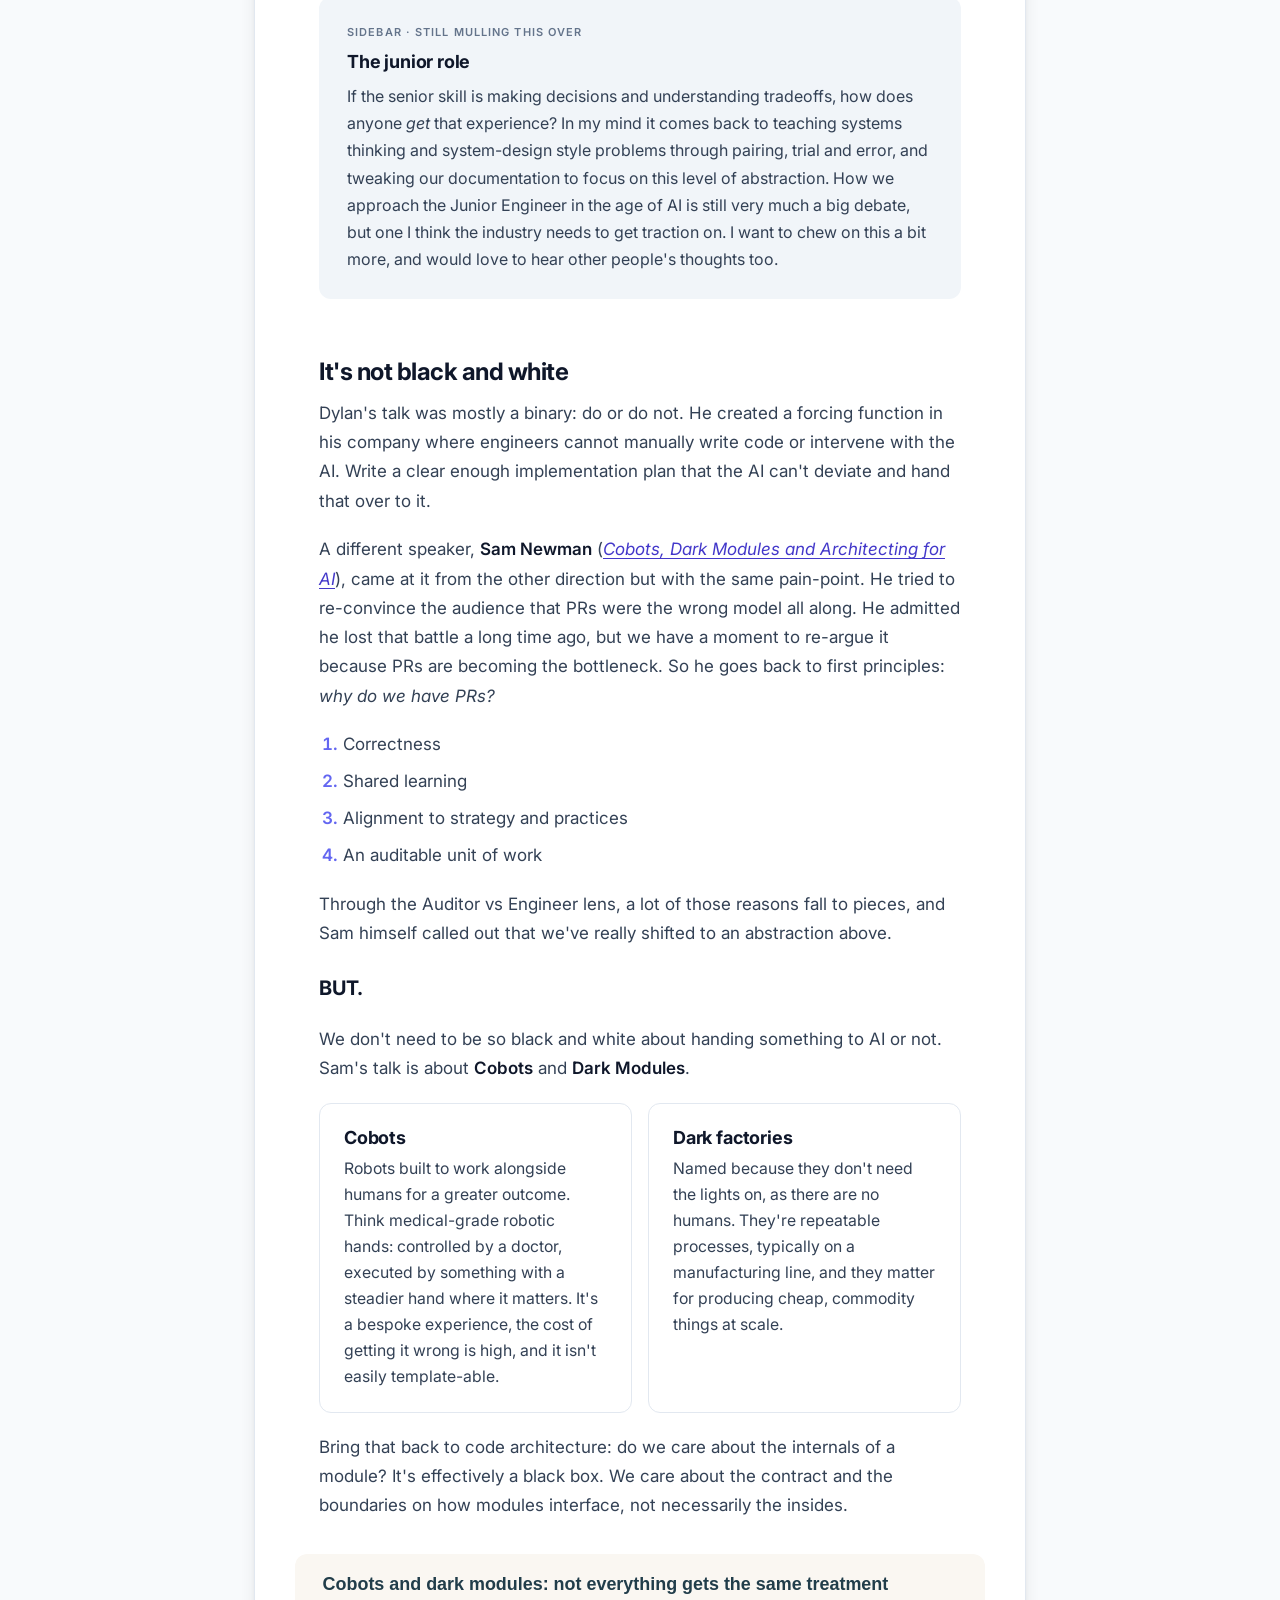
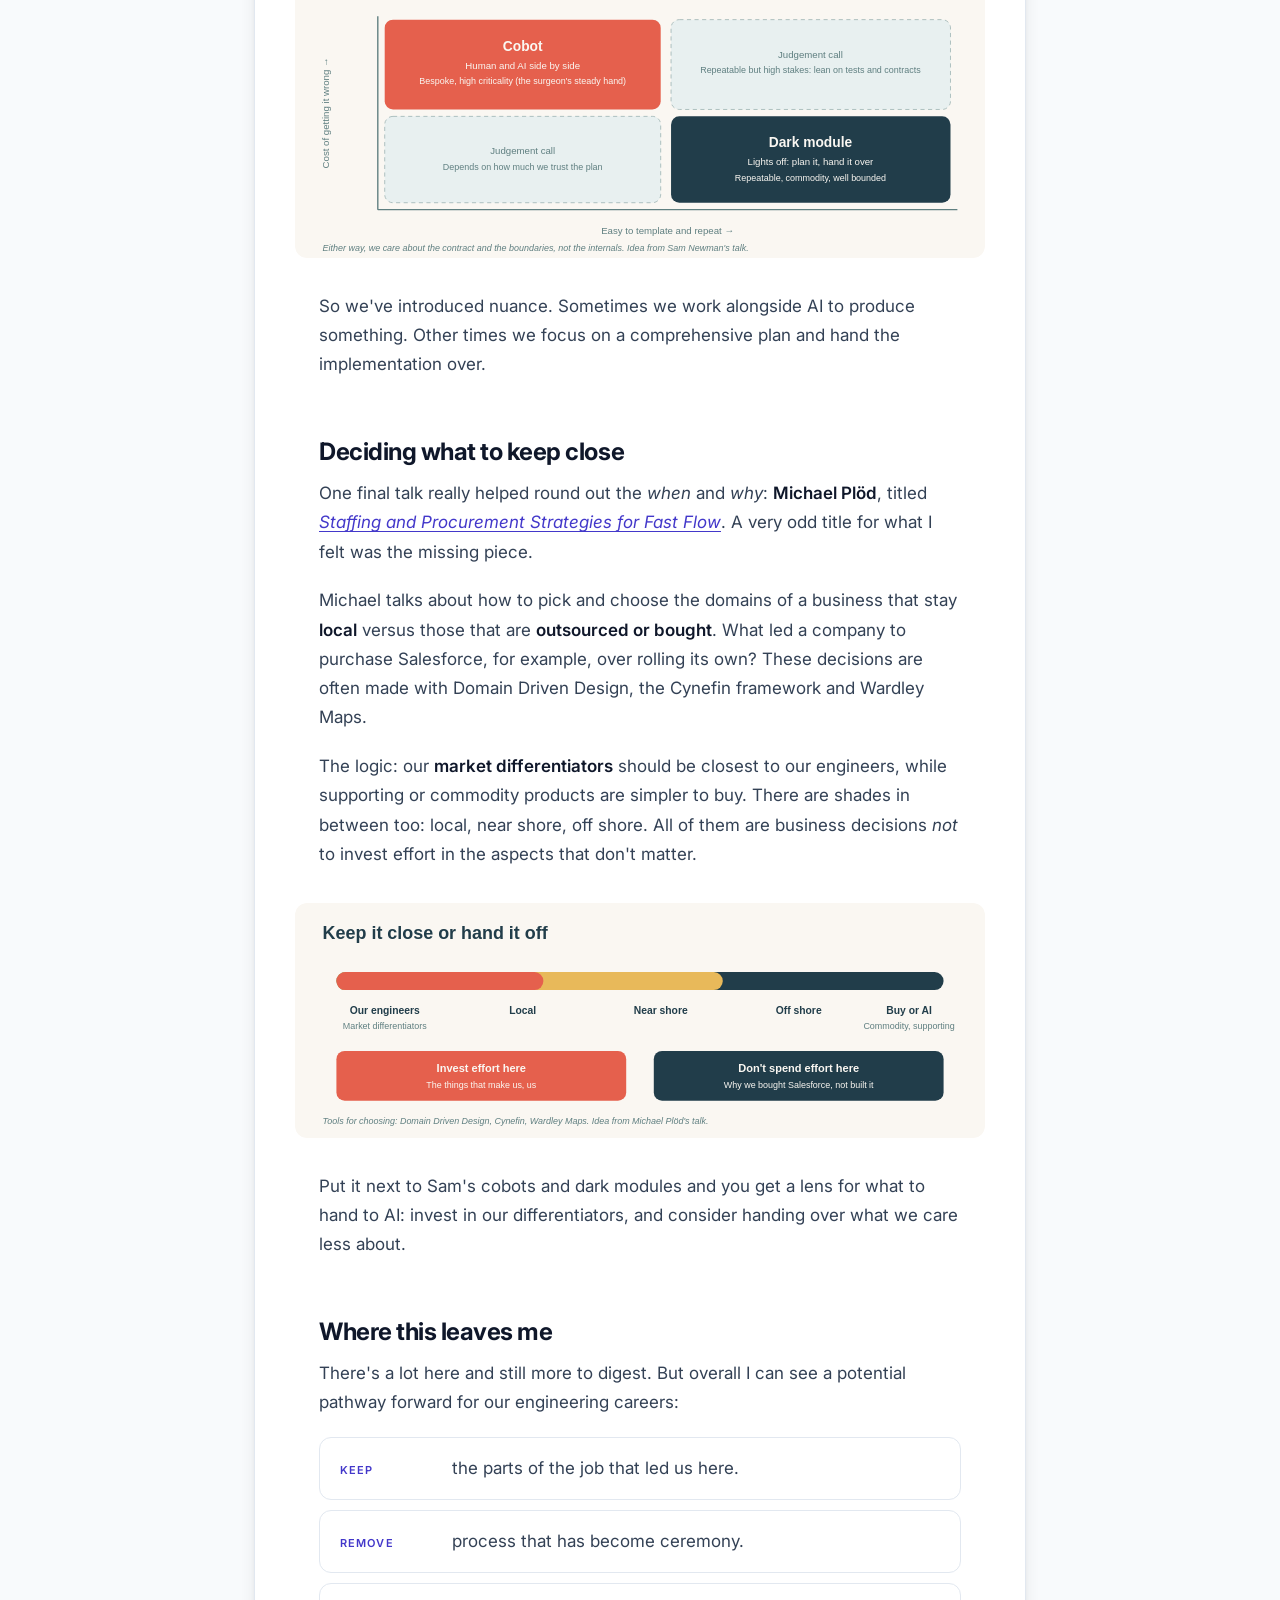
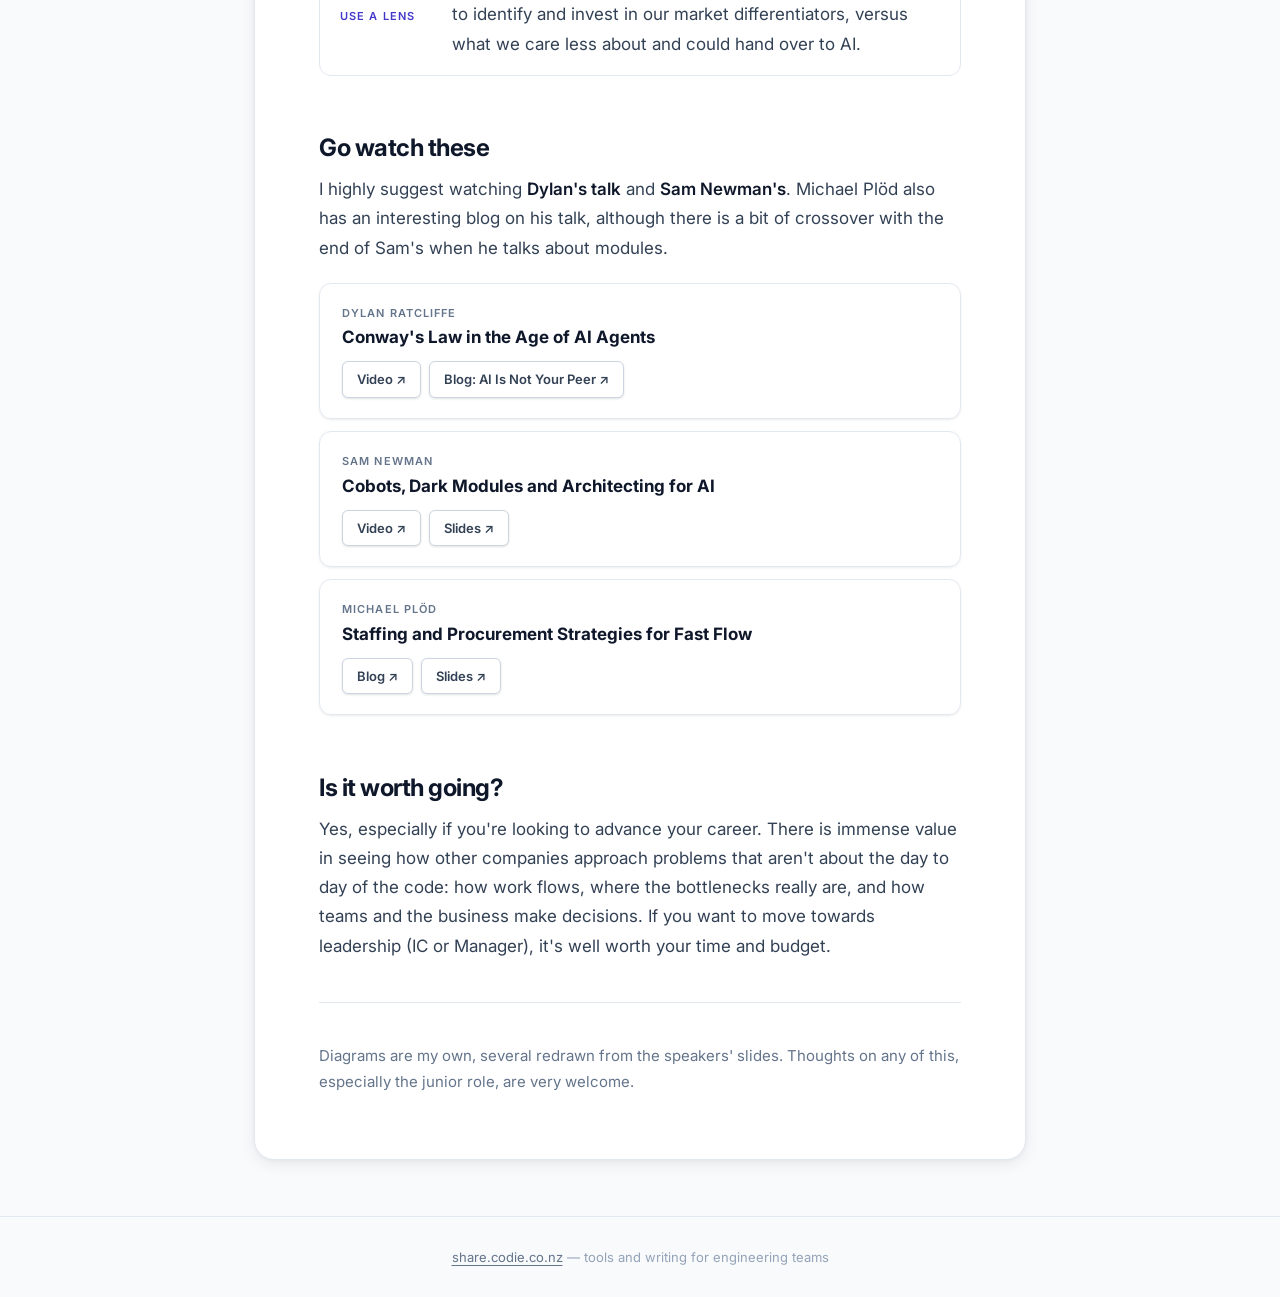
<file: fast-flow-conf/index.html>
<!DOCTYPE html>
<html lang="en">
<head>
  <meta charset="UTF-8">
  <meta name="viewport" content="width=device-width, initial-scale=1.0">
  <title>Engineers, Not Auditors: my take on Fast Flow Conf — share.codie.co.nz</title>
  <meta name="description" content="In a world where AI writes the code, what is the human in the loop to do? Takeaways from Fast Flow Conf London: be the Engineer, not the Auditor.">
  <meta name="author" content="Codie Westphall">
  <meta property="og:type" content="article">
  <meta property="og:title" content="Engineers, Not Auditors: my take on Fast Flow Conf">
  <meta property="og:description" content="In a world where AI writes the code, what is the human in the loop to do? Takeaways from Fast Flow Conf London.">
  <meta property="og:url" content="https://share.codie.co.nz/fast-flow-conf/">
  <meta name="twitter:card" content="summary">
  <link rel="preconnect" href="https://fonts.googleapis.com">
  <link rel="preconnect" href="https://fonts.gstatic.com" crossorigin>
  <link href="https://fonts.googleapis.com/css2?family=Inter:wght@300;400;500;600;700&display=swap" rel="stylesheet">
  <style>
    *, *::before, *::after { box-sizing: border-box; margin: 0; padding: 0; }

    :root {
      --text:        #0F172A;
      --text-2:      #334155;
      --muted:       #64748B;
      --faint:       #94A3B8;
      --bg:          #F8FAFC;
      --bg-card:     #FFFFFF;
      --bg-soft:     #F1F5F9;
      --border:      #E2E8F0;
      --border-2:    #CBD5E1;
      --accent:      #6366F1;
      --accent-deep: #4338CA;
      --accent-tint: #EEF2FF;
      --font:        "Inter", system-ui, -apple-system, sans-serif;
      --radius-sm:   6px;
      --radius:      12px;
      --radius-lg:   20px;
      --shadow:      0 4px 16px rgba(0,0,0,0.07), 0 1px 4px rgba(0,0,0,0.04);
      --shadow-lg:   0 12px 40px rgba(0,0,0,0.10), 0 2px 8px rgba(0,0,0,0.05);
    }

    html { scroll-behavior: smooth; }

    body {
      font-family: var(--font);
      background: var(--bg);
      color: var(--text);
      min-height: 100vh;
      -webkit-font-smoothing: antialiased;
    }

    a { color: var(--accent-deep); text-underline-offset: 3px; text-decoration-thickness: 1px; }
    a:hover { color: var(--accent); }
    a:focus-visible { outline: 2px solid var(--accent); outline-offset: 2px; border-radius: 2px; }

    /* ── HERO ─────────────────────────────────────────────── */
    .hero {
      background: linear-gradient(135deg, #0F172A 0%, #1E293B 60%, #0F172A 100%);
      padding: 64px 24px 112px;
      text-align: center;
      position: relative;
      overflow: hidden;
    }
    .hero::before {
      content: "";
      position: absolute; inset: 0;
      background:
        radial-gradient(circle, rgba(255,255,255,0.12) 1px, transparent 1px) 0 0 / 28px 28px,
        radial-gradient(circle at 30% 40%, rgba(99,102,241,0.18) 0%, transparent 60%);
      -webkit-mask-image: linear-gradient(to bottom, rgba(0,0,0,0.6), transparent 85%);
      pointer-events: none;
    }
    .hero-inner { position: relative; max-width: 760px; margin: 0 auto; }
    .back-link {
      display: inline-flex; align-items: center; gap: 6px;
      font-size: 13px; font-weight: 500; color: var(--faint);
      text-decoration: none; margin-bottom: 24px;
      transition: color 0.15s;
    }
    .back-link:hover { color: #E2E8F0; }
    .hero-eyebrow {
      display: inline-flex; align-items: center; gap: 8px;
      font-size: 11px; font-weight: 600;
      letter-spacing: 0.12em; text-transform: uppercase; color: var(--faint);
      background: rgba(255,255,255,0.07); border: 1px solid rgba(255,255,255,0.1);
      border-radius: 99px; padding: 4px 14px; margin-bottom: 22px;
    }
    .hero-eyebrow::before {
      content: ""; width: 6px; height: 6px; border-radius: 50%; background: var(--accent);
    }
    .hero-title {
      font-size: clamp(2.2rem, 5.5vw, 3.4rem); font-weight: 700; line-height: 1.08;
      color: #fff; margin-bottom: 18px; letter-spacing: -0.035em;
    }
    .hero-title span { color: var(--faint); font-weight: 300; }
    .hero-sub {
      font-size: 17px; color: var(--faint); line-height: 1.65;
      max-width: 560px; margin: 0 auto 24px;
    }
    .byline {
      display: flex; justify-content: center; flex-wrap: wrap; gap: 6px 18px;
      font-size: 13px; color: var(--faint);
    }
    .byline strong { color: #E2E8F0; font-weight: 600; }

    /* ── ARTICLE ──────────────────────────────────────────── */
    .wrap {
      max-width: 820px; margin: -72px auto 56px; padding: 0 24px;
      position: relative; z-index: 1;
    }
    article {
      background: var(--bg-card);
      border: 1px solid var(--border);
      border-radius: var(--radius-lg);
      box-shadow: var(--shadow);
      padding: 56px 64px 64px;
      color: var(--text-2);
      font-size: 1.0625rem;
      line-height: 1.72;
    }
    article > * + * { margin-top: 1.15em; }

    article h2 {
      font-size: 1.5rem; font-weight: 700; line-height: 1.25;
      letter-spacing: -0.02em; color: var(--text);
      margin-top: 2.4em;
      scroll-margin-top: 24px;
    }
    article h2 + * { margin-top: 0.7em; }
    article h3 {
      font-size: 1.125rem; font-weight: 700; line-height: 1.3;
      letter-spacing: -0.01em; color: var(--text);
    }
    article strong { color: var(--text); font-weight: 600; }
    article ul, article ol { padding-left: 1.4em; }
    article li + li { margin-top: 0.45em; }
    article li::marker { color: var(--accent); font-weight: 600; }

    .lede { font-size: 1.1875rem; line-height: 1.65; color: var(--text); }

    /* the central question */
    .question {
      margin: 2em 0;
      padding: 28px 32px;
      background: var(--accent-tint);
      border-radius: var(--radius);
      font-size: 1.3125rem; line-height: 1.45; font-weight: 600;
      letter-spacing: -0.015em; color: var(--accent-deep);
      text-align: center;
    }

    /* speaker quote */
    .quote {
      margin: 1.8em 0;
      padding: 4px 0 4px 24px;
      border-left: 1px solid var(--border-2);
    }
    .quote p {
      font-size: 1.25rem; line-height: 1.5; font-weight: 500;
      letter-spacing: -0.01em; color: var(--text);
    }
    .quote cite {
      display: block; margin-top: 12px;
      font-size: 13px; font-style: normal; font-weight: 600;
      letter-spacing: 0.08em; text-transform: uppercase; color: var(--muted);
    }

    .callout {
      font-size: 1.25rem; font-weight: 700; letter-spacing: -0.01em; color: var(--text);
    }

    /* figures: the diagrams carry their own titles and captions */
    figure { margin: 2em -24px; }
    figure a { display: block; border-radius: var(--radius); }
    figure img {
      display: block; width: 100%; height: auto;
      border-radius: var(--radius);
    }
    figure.photo img { border: 1px solid var(--border); }
    figcaption {
      margin-top: 10px; padding: 0 24px;
      font-size: 13.5px; line-height: 1.55; color: var(--muted); text-align: center;
    }

    /* sidebar block */
    .aside {
      margin: 2.2em 0;
      padding: 26px 28px;
      background: var(--bg-soft);
      border-radius: var(--radius);
    }
    .aside-label {
      font-size: 11px; font-weight: 600; letter-spacing: 0.1em;
      text-transform: uppercase; color: var(--muted); margin-bottom: 8px;
    }
    .aside h3 { margin-bottom: 10px; }
    .aside p { font-size: 1rem; line-height: 1.7; }

    /* concept pair: cobots vs dark factories */
    .pair { display: grid; grid-template-columns: 1fr 1fr; gap: 16px; }
    .pair > div {
      padding: 22px 24px;
      border: 1px solid var(--border);
      border-radius: var(--radius);
      font-size: 0.9875rem; line-height: 1.65;
    }
    .pair h3 { margin-bottom: 6px; }

    /* takeaways */
    .takeaways { list-style: none; padding: 0; display: grid; gap: 10px; }
    .takeaways li {
      margin: 0;
      display: grid; grid-template-columns: 96px 1fr; gap: 16px; align-items: baseline;
      padding: 16px 20px;
      border: 1px solid var(--border);
      border-radius: var(--radius);
    }
    .takeaways .verb {
      font-size: 11px; font-weight: 600; letter-spacing: 0.1em;
      text-transform: uppercase; color: var(--accent-deep);
    }

    /* talks */
    .talks { list-style: none; padding: 0; display: grid; gap: 12px; }
    .talks li {
      margin: 0;
      padding: 20px 22px;
      border: 1px solid var(--border);
      border-radius: var(--radius);
      box-shadow: 0 1px 3px rgba(0,0,0,0.05), 0 1px 2px rgba(0,0,0,0.03);
    }
    .talk-speaker {
      font-size: 11px; font-weight: 600; letter-spacing: 0.1em;
      text-transform: uppercase; color: var(--muted);
    }
    .talk-title {
      margin-top: 4px;
      font-size: 1.0625rem; font-weight: 700; line-height: 1.35; color: var(--text);
    }
    .talk-links { display: flex; flex-wrap: wrap; gap: 8px; margin-top: 12px; }
    .talk-links a {
      display: inline-flex; align-items: center; min-height: 36px;
      font-size: 13px; font-weight: 600; text-decoration: none;
      color: var(--text-2); background: var(--bg-card);
      border: 1px solid var(--border-2); border-radius: var(--radius-sm);
      padding: 6px 14px;
      box-shadow: 0 1px 3px rgba(0,0,0,0.07), 0 1px 2px rgba(0,0,0,0.05);
      transition: all 0.15s;
    }
    .talk-links a:hover { background: var(--bg); border-color: var(--accent); color: var(--accent-deep); }

    hr { border: 0; border-top: 1px solid var(--border); margin: 2.4em 0; }

    .end-note { color: var(--muted); font-size: 0.9375rem; }

    /* ── FOOTER ───────────────────────────────────────────── */
    footer {
      text-align: center;
      padding: 32px 24px;
      font-size: 13px;
      color: var(--faint);
      border-top: 1px solid var(--border);
    }
    footer a { color: var(--muted); }

    @media (max-width: 720px) {
      article { padding: 36px 26px 44px; font-size: 1rem; }
      figure { margin: 1.8em -14px; }
      .question { padding: 22px 20px; font-size: 1.125rem; }
      .quote p { font-size: 1.125rem; }
      .pair { grid-template-columns: 1fr; }
      .takeaways li { grid-template-columns: 1fr; gap: 4px; }
    }
    @media (max-width: 560px) {
      .hero { padding: 48px 20px 96px; }
      .wrap { padding: 0 12px; }
    }
    @media (prefers-reduced-motion: reduce) {
      html { scroll-behavior: auto; }
      * { transition: none !important; }
    }
  </style>
</head>
<body>

  <header class="hero">
    <div class="hero-inner">
      <a class="back-link" href="/">← All tools</a>
      <div><span class="hero-eyebrow">Conference writeup · Fast Flow Conf London</span></div>
      <h1 class="hero-title"><span>Engineers,</span> Not Auditors</h1>
      <p class="hero-sub">My take on Fast Flow Conf, and what the human in the loop is for when AI writes the code.</p>
      <div class="byline">
        <span>By <strong>Codie Westphall</strong></span>
        <span>~8 min read</span>
      </div>
    </div>
  </header>

  <main class="wrap">
    <article>

      <p class="lede">I recently spent some of my professional development budget on Fast Flow Conf in London. <em>Agentic AI for Teams</em> was the byline and the running theme all day, but one question sat underneath nearly every talk:</p>

      <p class="question">In a world where AI writes the code, what is the human in the loop to do?</p>

      <p>My answer, after a day of talks: <strong>be the Engineer, not the Auditor.</strong> Here's how I got there.</p>

      <h2 id="the-bottleneck-moved">The bottleneck moved</h2>

      <p>Dylan Ratcliffe gave what I think was the strongest talk of the day (<a href="https://www.youtube.com/watch?v=k0azO-2bKXg" target="_blank" rel="noopener"><em>Conway's Law in the Age of AI Agents: Why We Gave Engineers the Product Decisions</em></a>). He took his small company and shifted <em>left</em> in how they manage their bottlenecks.</p>

      <p>The first bottleneck was the Product handover to engineering. They found themselves at a crossroads, like many companies will (and are): do we hire more PMs, fire some engineers to rebalance, or is there an alternative?</p>

      <p>Their alternative was to <strong>reduce the scope of what a PM does, and expand the scope of when engineering is involved.</strong></p>

      <figure>
        <a href="images/ff-01-work-moved-left.svg" target="_blank" rel="noopener" aria-label="Open diagram full size">
          <img src="images/ff-01-work-moved-left.svg" width="1000" height="340" loading="lazy"
               alt="Diagram: The work moved left. Across the stages Idea, Research, Shape, Plan, Build and Ship, people on the work are shown as dots for Product, Engineering and Agent. Before, engineers cluster in Build. Now, engineers sit upstream in Research, Shape and Plan, and agents do the Build.">
        </a>
      </figure>

      <p>This was glanced over in the presentation, and the devil is really in the details and the ways of working. But if we use the lens of <em>AI writes the code</em>, the question becomes: <strong>what do we still need an engineer to do?</strong> That is what really excited me about this potential future.</p>

      <h2 id="the-auditor-trap">The Auditor trap</h2>

      <p>Here's where many in our industry feel we're going. AI solves the problems, the ambiguity and the implementation, and decides on tradeoffs through the process. We, the humans, audit its decisions.</p>

      <p class="callout">The Auditor.</p>

      <p>Dylan calls this the <em>While Loop</em>, and it's the worst possible option.</p>

      <figure>
        <a href="images/ff-02-while-vs-until.svg" target="_blank" rel="noopener" aria-label="Open diagram full size">
          <img src="images/ff-02-while-vs-until.svg" width="1000" height="420" loading="lazy"
               alt="Two code snippets side by side. do…while: the agent picks up the ticket, decides the approach, makes the tradeoffs, writes code and tests, while the human audits. The interesting decisions already happened; you are the Auditor. until: the agent researches the codebase, the human decides the approach and tradeoffs and writes the plan with the agent, then the agent implements until the code matches the plan. Decisions come first; you are the Engineer.">
        </a>
      </figure>

      <p>It's also exactly the path we walk when we see our job as picking up a Jira ticket and implementing it. If that's your job, <strong>that is what's at risk.</strong></p>

      <p><em>Side note:</em> this sounds awfully close to a traditional junior role. Nobody discussed it, or solutionised how we could do better, and I'll come back to it below.</p>

      <h2 id="the-engineer">The Engineer, and the Until Loop</h2>

      <p>So what <em>is</em> our role? We solve problems. We use our knowledge to make informed decisions and balance tradeoffs, all while consulting our stakeholders and peers. <strong>That doesn't need to change.</strong></p>

      <p>What changes is the level we do it at. We're no longer writing machine code, and we're no longer working mainly in our modern programming languages. We're at the next level of abstraction: <strong>systems thinking.</strong></p>

      <figure>
        <a href="images/ff-05-abstraction-ladder.svg" target="_blank" rel="noopener" aria-label="Open diagram full size">
          <img src="images/ff-05-abstraction-ladder.svg" width="1000" height="380" loading="lazy"
               alt="A rising staircase titled We keep moving up an abstraction: Machine code (registers and bits), Programming languages (syntax and libraries), AI writes the code (typing is delegated), and at the top Systems thinking (decisions, tradeoffs, boundaries), marked This is the job now.">
        </a>
      </figure>

      <p>Dylan calls this the <em>Until Loop</em>: human decisions first, a written plan, and the agent keeps going until the code matches the plan.</p>

      <p>If you've ever sat a system design interview, you'll know the exercise: sketch a system at a high level so you can talk through the decisions and tradeoffs. In this shift left, more and more points at <em>that</em> being our quality gate. It's the PR now.</p>

      <p>We're vetting the <strong>recipes</strong> used in the kitchen, not every produced <strong>meal</strong>. Checking each meal is an awfully wasteful use of time and resource.</p>

      <figure>
        <a href="images/ff-06-recipe-not-meal.svg" target="_blank" rel="noopener" aria-label="Open diagram full size">
          <img src="images/ff-06-recipe-not-meal.svg" width="1000" height="440" loading="lazy"
               alt="Two flows titled Vet the recipe, not every meal. The Auditor: ticket or prompt, AI writes the meal, human audits the PR, then 'not quite', send it back and recook, wasting time and tokens. The Engineer: research and design, peer review the plan, agent executes, machines check, iterating on the recipe until it's sound. Human attention moves to where decisions are cheap to change.">
        </a>
      </figure>

      <h2 id="craft-still-matters">Craft still matters</h2>

      <p>Don't read any of this as "the details don't matter now." They do.</p>

      <figure>
        <a href="images/ff-03-the-how.svg" target="_blank" rel="noopener" aria-label="Open diagram full size">
          <img src="images/ff-03-the-how.svg" width="1000" height="300" loading="lazy"
               alt="Slide titled Lesson 6: When anyone can make anything, the big differentiator is — 'what you choose to make' struck through — how you choose to make it.">
        </a>
      </figure>

      <p>What we decide to make matters less than <strong>how</strong> we choose to make it. Two laptops, identical specs, very different experiences, purely because of the HOW.</p>

      <figure class="photo">
        <img src="images/same-specs-different-how.jpg" width="1576" height="810" loading="lazy"
             alt="Slide titled What: a laptop. Sketches of a ThinkPad X1 Carbon and a MacBook Pro 14-inch, each listed with identical specs: 14-inch 120Hz display, 32GB memory, 1TB SSD, 12.3 inches wide.">
        <figcaption>Same specs on paper. The difference is all in the how.</figcaption>
      </figure>

      <p>Dylan was blunt about it:</p>

      <blockquote class="quote">
        <p>Don't let anyone tell you the HOW doesn't matter anymore. They're probably trying to sell you software that makes you the do while loop. The How is still exceptionally important.</p>
        <cite>Dylan Ratcliffe</cite>
      </blockquote>

      <section class="aside" aria-labelledby="junior-role">
        <div class="aside-label">Sidebar · Still mulling this over</div>
        <h3 id="junior-role">The junior role</h3>
        <p>If the senior skill is making decisions and understanding tradeoffs, how does anyone <em>get</em> that experience? In my mind it comes back to teaching systems thinking and system-design style problems through pairing, trial and error, and tweaking our documentation to focus on this level of abstraction. How we approach the Junior Engineer in the age of AI is still very much a big debate, but one I think the industry needs to get traction on. I want to chew on this a bit more, and would love to hear other people's thoughts too.</p>
      </section>

      <h2 id="not-black-and-white">It's not black and white</h2>

      <p>Dylan's talk was mostly a binary: do or do not. He created a forcing function in his company where engineers cannot manually write code or intervene with the AI. Write a clear enough implementation plan that the AI can't deviate and hand that over to it.</p>

      <p>A different speaker, <strong>Sam Newman</strong> (<a href="https://www.youtube.com/watch?v=qKEw-0DxAIE" target="_blank" rel="noopener"><em>Cobots, Dark Modules and Architecting for AI</em></a>), came at it from the other direction but with the same pain-point. He tried to re-convince the audience that PRs were the wrong model all along. He admitted he lost that battle a long time ago, but we have a moment to re-argue it because PRs are becoming the bottleneck. So he goes back to first principles: <em>why do we have PRs?</em></p>

      <ol>
        <li>Correctness</li>
        <li>Shared learning</li>
        <li>Alignment to strategy and practices</li>
        <li>An auditable unit of work</li>
      </ol>

      <p>Through the Auditor vs Engineer lens, a lot of those reasons fall to pieces, and Sam himself called out that we've really shifted to an abstraction above.</p>

      <p class="callout">BUT.</p>

      <p>We don't need to be so black and white about handing something to AI or not. Sam's talk is about <strong>Cobots</strong> and <strong>Dark Modules</strong>.</p>

      <div class="pair">
        <div>
          <h3>Cobots</h3>
          <p>Robots built to work alongside humans for a greater outcome. Think medical-grade robotic hands: controlled by a doctor, executed by something with a steadier hand where it matters. It's a bespoke experience, the cost of getting it wrong is high, and it isn't easily template-able.</p>
        </div>
        <div>
          <h3>Dark factories</h3>
          <p>Named because they don't need the lights on, as there are no humans. They're repeatable processes, typically on a manufacturing line, and they matter for producing cheap, commodity things at scale.</p>
        </div>
      </div>

      <p>Bring that back to code architecture: do we care about the internals of a module? It's effectively a black box. We care about the contract and the boundaries on how modules interface, not necessarily the insides.</p>

      <figure>
        <a href="images/ff-07-cobots-dark-modules.svg" target="_blank" rel="noopener" aria-label="Open diagram full size">
          <img src="images/ff-07-cobots-dark-modules.svg" width="1000" height="440" loading="lazy"
               alt="Two-by-two chart titled Cobots and dark modules: not everything gets the same treatment. One axis is how easy work is to template and repeat, the other is the cost of getting it wrong. Bespoke, high-criticality work is a Cobot: human and AI side by side. Repeatable, commodity, well-bounded work is a Dark module: plan it and hand it over. The other two corners are judgement calls. Either way, we care about the contract and boundaries, not the internals.">
        </a>
      </figure>

      <p>So we've introduced nuance. Sometimes we work alongside AI to produce something. Other times we focus on a comprehensive plan and hand the implementation over.</p>

      <h2 id="deciding-what-to-keep-close">Deciding what to keep close</h2>

      <p>One final talk really helped round out the <em>when</em> and <em>why</em>: <strong>Michael Plöd</strong>, titled <a href="https://www.michael-ploed.com/blog/staffing-and-procurement-for-fast-flow" target="_blank" rel="noopener"><em>Staffing and Procurement Strategies for Fast Flow</em></a>. A very odd title for what I felt was the missing piece.</p>

      <p>Michael talks about how to pick and choose the domains of a business that stay <strong>local</strong> versus those that are <strong>outsourced or bought</strong>. What led a company to purchase Salesforce, for example, over rolling its own? These decisions are often made with Domain Driven Design, the Cynefin framework and Wardley Maps.</p>

      <p>The logic: our <strong>market differentiators</strong> should be closest to our engineers, while supporting or commodity products are simpler to buy. There are shades in between too: local, near shore, off shore. All of them are business decisions <em>not</em> to invest effort in the aspects that don't matter.</p>

      <figure>
        <a href="images/ff-08-keep-close-or-hand-off.svg" target="_blank" rel="noopener" aria-label="Open diagram full size">
          <img src="images/ff-08-keep-close-or-hand-off.svg" width="1000" height="340" loading="lazy"
               alt="A spectrum titled Keep it close or hand it off, running from Our engineers, to Local, Near shore, Off shore, and Buy or AI. Market differentiators sit at the near end: invest effort here, the things that make us, us. Commodity and supporting work sits at the far end: don't spend effort here, why we bought Salesforce rather than built it.">
        </a>
      </figure>

      <p>Put it next to Sam's cobots and dark modules and you get a lens for what to hand to AI: invest in our differentiators, and consider handing over what we care less about.</p>

      <h2 id="where-this-leaves-me">Where this leaves me</h2>

      <p>There's a lot here and still more to digest. But overall I can see a potential pathway forward for our engineering careers:</p>

      <ul class="takeaways">
        <li><span class="verb">Keep</span><span>the parts of the job that led us here.</span></li>
        <li><span class="verb">Remove</span><span>process that has become ceremony.</span></li>
        <li><span class="verb">Use a lens</span><span>to identify and invest in our market differentiators, versus what we care less about and could hand over to AI.</span></li>
      </ul>

      <h2 id="go-watch-these">Go watch these</h2>

      <p>I highly suggest watching <strong>Dylan's talk</strong> and <strong>Sam Newman's</strong>. Michael Plöd also has an interesting blog on his talk, although there is a bit of crossover with the end of Sam's when he talks about modules.</p>

      <ul class="talks">
        <li>
          <div class="talk-speaker">Dylan Ratcliffe</div>
          <div class="talk-title">Conway's Law in the Age of AI Agents</div>
          <div class="talk-links">
            <a href="https://www.youtube.com/watch?v=k0azO-2bKXg" target="_blank" rel="noopener">Video ↗</a>
            <a href="https://www.notyourpeer.com/" target="_blank" rel="noopener">Blog: AI Is Not Your Peer ↗</a>
          </div>
        </li>
        <li>
          <div class="talk-speaker">Sam Newman</div>
          <div class="talk-title">Cobots, Dark Modules and Architecting for AI</div>
          <div class="talk-links">
            <a href="https://www.youtube.com/watch?v=qKEw-0DxAIE" target="_blank" rel="noopener">Video ↗</a>
            <a href="https://www.juxt.pro/xt26/xt26-sam-newman-cobots-and-dark-factories.pdf" target="_blank" rel="noopener">Slides ↗</a>
          </div>
        </li>
        <li>
          <div class="talk-speaker">Michael Plöd</div>
          <div class="talk-title">Staffing and Procurement Strategies for Fast Flow</div>
          <div class="talk-links">
            <a href="https://www.michael-ploed.com/blog/staffing-and-procurement-for-fast-flow" target="_blank" rel="noopener">Blog ↗</a>
            <a href="https://pitch.com/v/fast-flow-london---30-min---staffing-procurment-for-fast-flow-s3zuse" target="_blank" rel="noopener">Slides ↗</a>
          </div>
        </li>
      </ul>

      <h2 id="is-it-worth-going">Is it worth going?</h2>

      <p>Yes, especially if you're looking to advance your career. There is immense value in seeing how other companies approach problems that aren't about the day to day of the code: how work flows, where the bottlenecks really are, and how teams and the business make decisions. If you want to move towards leadership (IC or Manager), it's well worth your time and budget.</p>

      <hr>

      <p class="end-note">Diagrams are my own, several redrawn from the speakers' slides. Thoughts on any of this, especially the junior role, are very welcome.</p>

    </article>
  </main>

  <footer>
    <p><a href="/">share.codie.co.nz</a> &mdash; tools and writing for engineering teams</p>
  </footer>

</body>
</html>
</file>
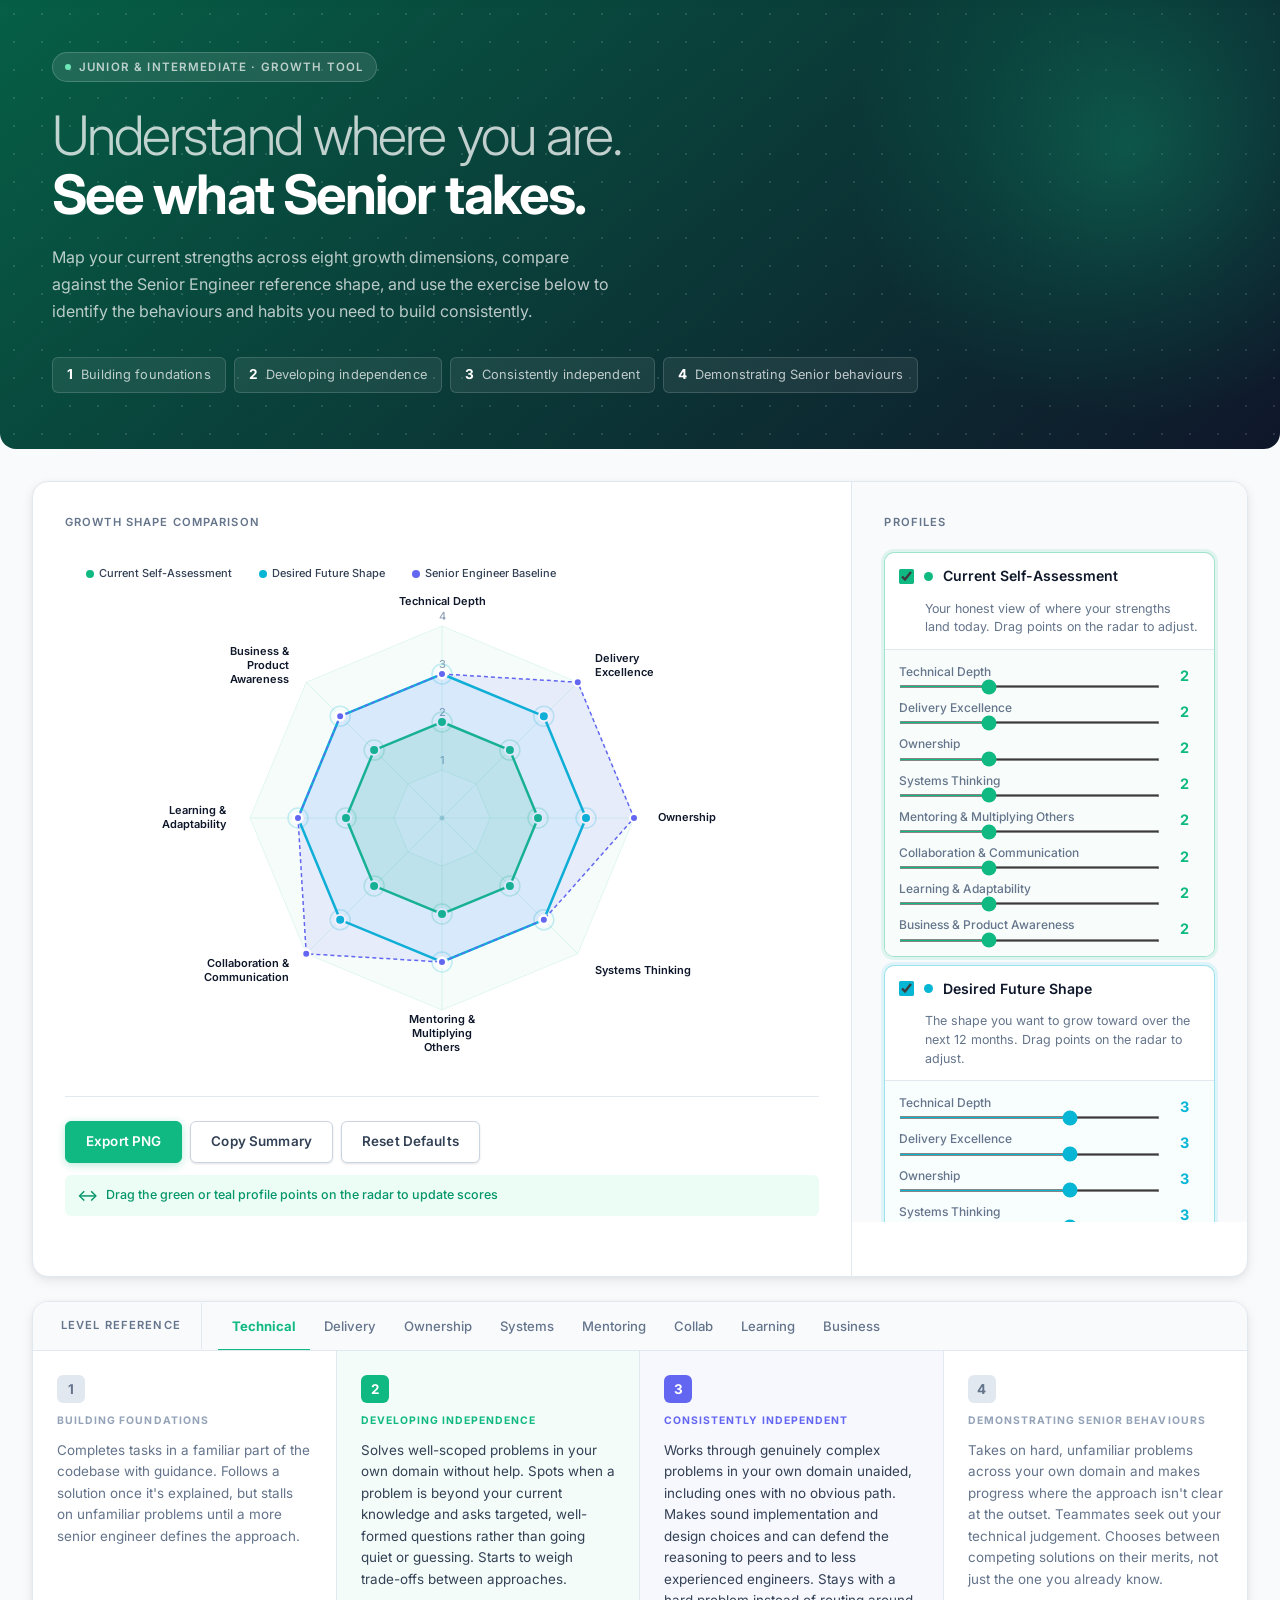
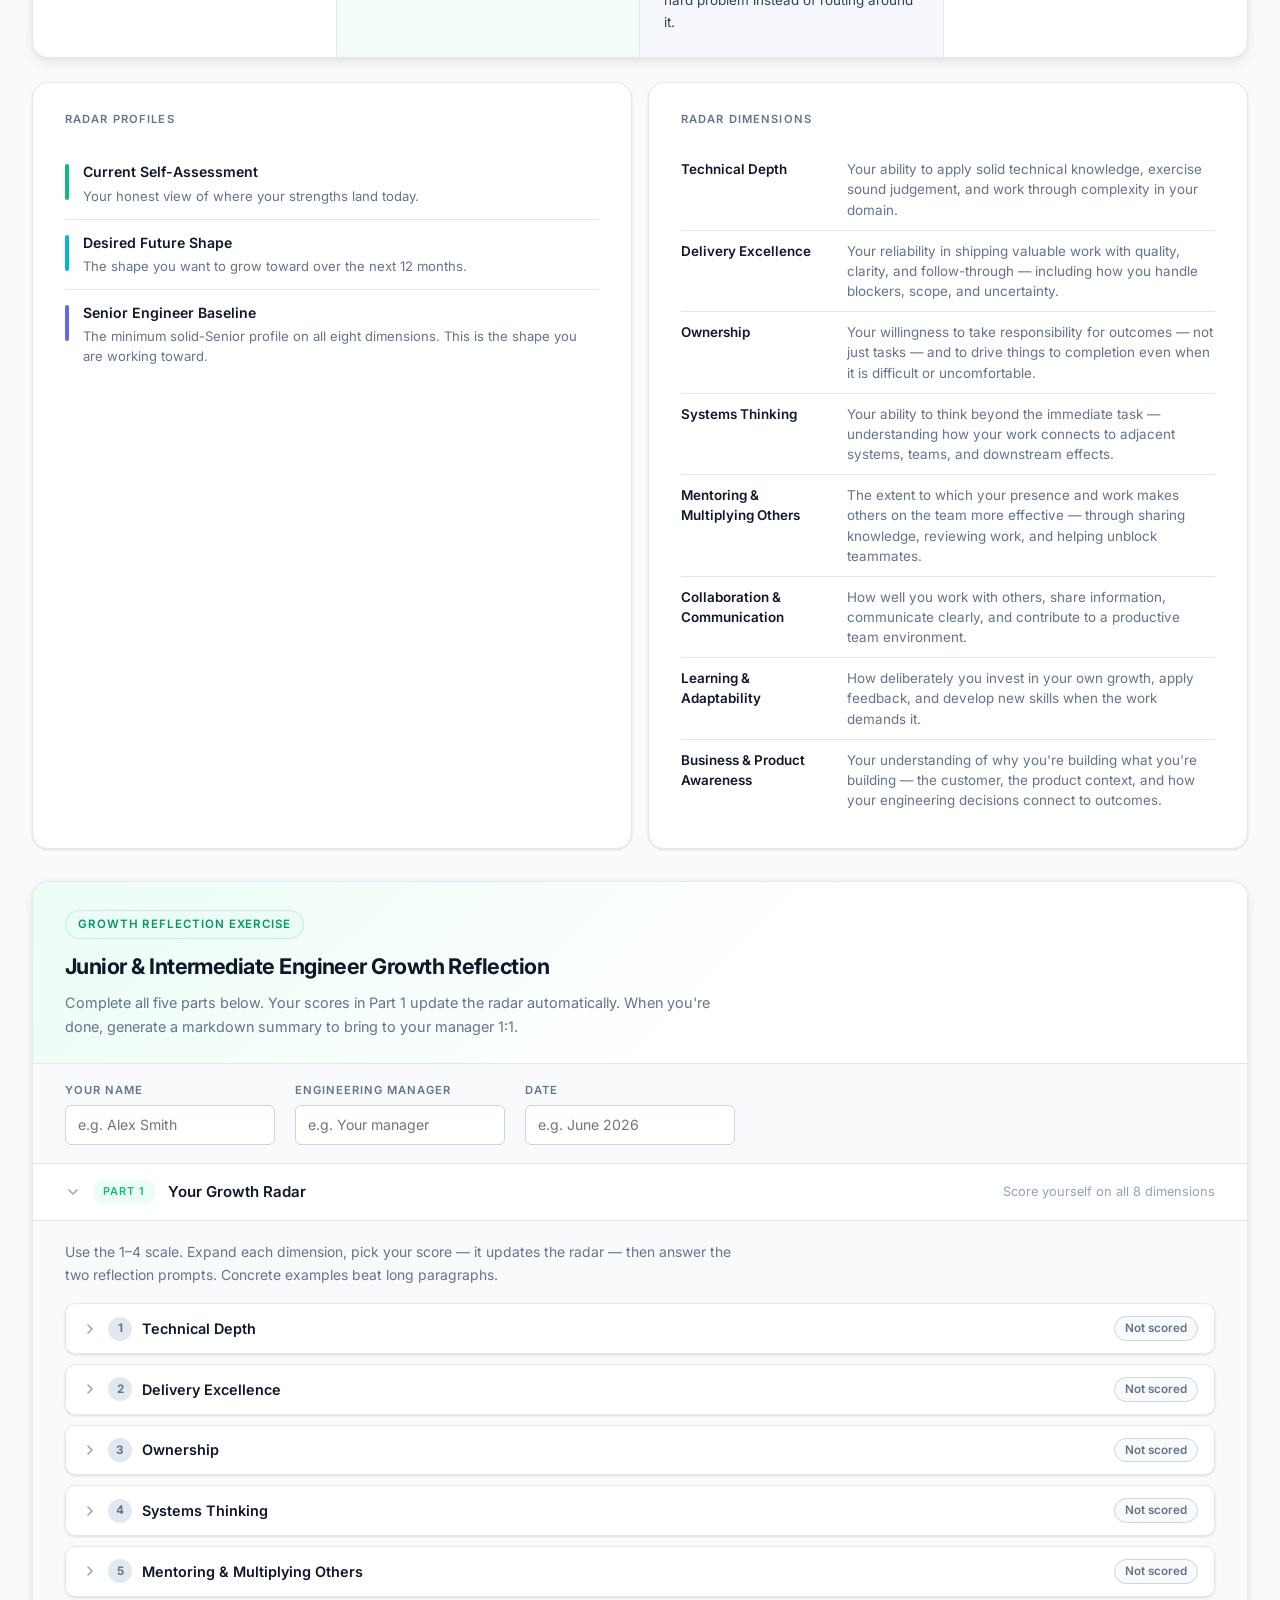
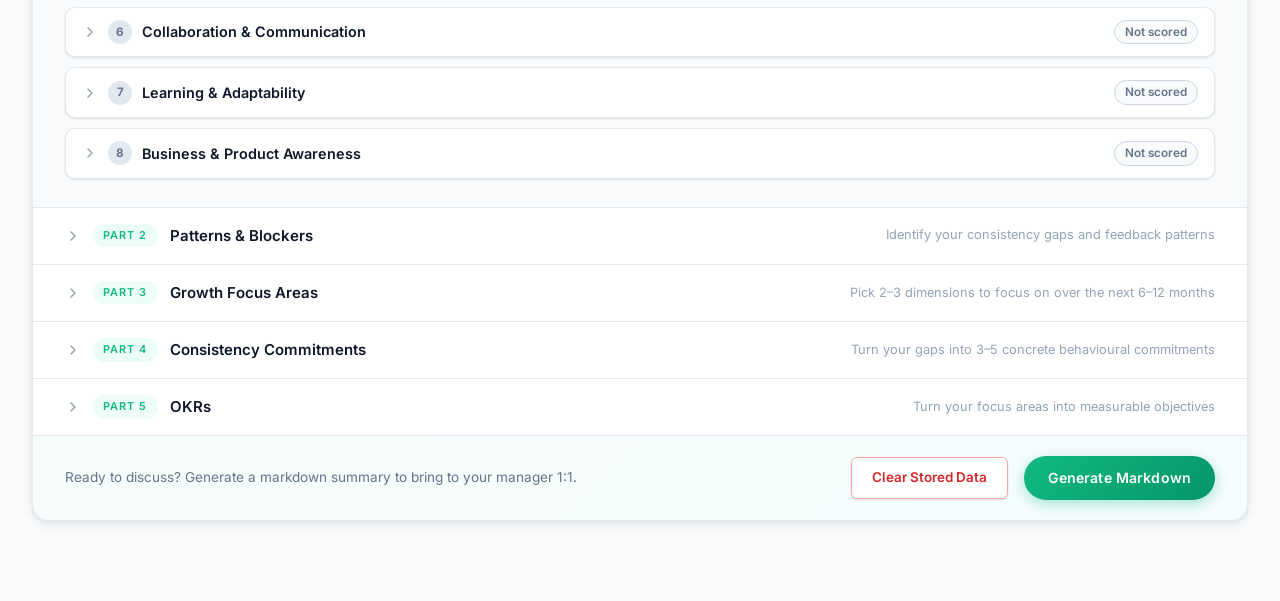
<file: growth-framework/index.html>
<!DOCTYPE html>
<html lang="en">
<head>
  <meta charset="UTF-8">
  <meta name="viewport" content="width=device-width, initial-scale=1.0">
  <title>Junior &amp; Intermediate Engineer Growth Radar</title>
  <link rel="preconnect" href="https://fonts.googleapis.com">
  <link rel="preconnect" href="https://fonts.gstatic.com" crossorigin>
  <link href="https://fonts.googleapis.com/css2?family=Inter:wght@300;400;500;600;700&display=swap" rel="stylesheet">
  <link rel="stylesheet" href="theme.css">
  <link rel="stylesheet" href="../shared/radar.css">
</head>
<body>
<div class="page">

  <!-- ─── HERO ───────────────────────────────────────────── -->
  <header class="hero">
    <div class="hero-body">
      <div class="hero-badge">Junior &amp; Intermediate · Growth Tool</div>
      <h1 class="hero-title">
        <span class="light">Understand where you are.</span>
        <span class="bold">See what Senior takes.</span>
      </h1>
      <p class="hero-intro">
        Map your current strengths across eight growth dimensions, compare against
        the Senior Engineer reference shape, and use the exercise below to identify
        the behaviours and habits you need to build consistently.
      </p>
      <div class="scale-legend" aria-label="Scoring scale">
        <div class="scale-pip"><strong>1</strong> Building foundations</div>
        <div class="scale-pip"><strong>2</strong> Developing independence</div>
        <div class="scale-pip"><strong>3</strong> Consistently independent</div>
        <div class="scale-pip"><strong>4</strong> Demonstrating Senior behaviours</div>
      </div>
    </div>
  </header>

  <div class="content">

    <!-- ─── MAIN GRID ─────────────────────────────────────── -->
    <section class="main-grid" aria-label="Growth radar tool">
      <section class="chart-panel" aria-labelledby="chart-lbl">
        <div class="panel-eyebrow" id="chart-lbl">Growth Shape Comparison</div>
        <div class="chart-frame">
          <canvas id="radarCanvas" aria-describedby="chart-desc"></canvas>
          <div id="radarTooltip" class="radar-tooltip" role="tooltip" aria-hidden="true"></div>
        </div>
        <p id="chart-desc" class="visually-hidden">
          Radar chart comparing growth profiles across eight engineering dimensions, scored 1–4.
        </p>
        <div class="chart-actions">
          <button class="btn btn-primary" id="exportBtn">Export PNG</button>
          <button class="btn" id="copyBtn">Copy Summary</button>
          <button class="btn" id="resetBtn">Reset Defaults</button>
        </div>
        <div class="drag-hint">Drag the green or teal profile points on the radar to update scores</div>
        <p id="statusMsg" class="status-msg" aria-live="polite"></p>
      </section>
      <aside class="controls-panel" aria-labelledby="controls-lbl">
        <div class="panel-eyebrow" id="controls-lbl">Profiles</div>
        <div id="profileList" class="profile-list"></div>
      </aside>
    </section>

    <!-- ─── LEVEL EXPLORER ────────────────────────────────── -->
    <section class="level-explorer" aria-labelledby="explorer-lbl">
      <nav class="explorer-nav" aria-label="Select dimension">
        <span class="explorer-nav-label" id="explorer-lbl">Level Reference</span>
        <div id="dimTabs" role="tablist" style="display:flex;overflow-x:auto;overflow-y:hidden;"></div>
      </nav>
      <div id="levelCards" class="level-cards" role="tabpanel"></div>
    </section>

    <!-- ─── INFO GRID ─────────────────────────────────────── -->
    <div class="info-grid">
      <section class="info-section" aria-labelledby="profiles-lbl">
        <div class="info-eyebrow" id="profiles-lbl">Radar Profiles</div>
        <div class="profile-rows" id="profileRows"></div>
      </section>
      <section class="info-section" aria-labelledby="dims-lbl">
        <div class="info-eyebrow" id="dims-lbl">Radar Dimensions</div>
        <div class="dim-defs" id="dimDefs"></div>
      </section>
    </div>

    <!-- ─── EXERCISE ──────────────────────────────────────── -->
    <section class="exercise-section" id="exerciseSection">

      <div class="exercise-header">
        <div class="exercise-eyebrow">Growth Reflection Exercise</div>
        <h2 class="exercise-title">Junior &amp; Intermediate Engineer Growth Reflection</h2>
        <p class="exercise-intro">Complete all five parts below. Your scores in Part 1 update the radar automatically. When you're done, generate a markdown summary to bring to your manager 1:1.</p>
      </div>

      <div class="exercise-meta">
        <div class="meta-field">
          <label for="meta-name">Your name</label>
          <input type="text" id="meta-name" placeholder="e.g. Alex Smith" />
        </div>
        <div class="meta-field">
          <label for="meta-manager">Engineering manager</label>
          <input type="text" id="meta-manager" placeholder="e.g. Your manager" />
        </div>
        <div class="meta-field">
          <label for="meta-date">Date</label>
          <input type="text" id="meta-date" placeholder="e.g. June 2026" />
        </div>
      </div>

      <details class="ex-accordion" id="part1" open>
        <summary>
          <svg class="ex-chevron" viewBox="0 0 16 16" fill="none" aria-hidden="true"><path d="M6 4l4 4-4 4" stroke="currentColor" stroke-width="1.5" stroke-linecap="round" stroke-linejoin="round"/></svg>
          <span class="ex-part-tag">Part 1</span>
          <span class="ex-acc-title">Your Growth Radar</span>
          <span class="ex-acc-sub">Score yourself on all 8 dimensions</span>
        </summary>
        <div class="ex-accordion-body">
          <p class="ex-part-intro">Use the 1–4 scale. Expand each dimension, pick your score — it updates the radar — then answer the two reflection prompts. Concrete examples beat long paragraphs.</p>
          <div id="part1Dims"></div>
        </div>
      </details>

      <details class="ex-accordion" id="part2">
        <summary>
          <svg class="ex-chevron" viewBox="0 0 16 16" fill="none" aria-hidden="true"><path d="M6 4l4 4-4 4" stroke="currentColor" stroke-width="1.5" stroke-linecap="round" stroke-linejoin="round"/></svg>
          <span class="ex-part-tag">Part 2</span>
          <span class="ex-acc-title">Patterns &amp; Blockers</span>
          <span class="ex-acc-sub">Identify your consistency gaps and feedback patterns</span>
        </summary>
        <div class="ex-accordion-body">
          <p class="ex-part-intro">
            Most engineers at Intermediate level have the capability to perform at Senior.
            The gap is usually not technical — it is about what you default to when no one
            is watching. Work through these questions honestly.
          </p>
          <div class="refl-field" style="margin-bottom:16px">
            <label>1. Look at your radar scores. For each 1 or 2, ask: is this because you
            <em>can't</em> do this yet, or because you <em>haven't been</em> doing it?
            What do you notice?</label>
            <textarea id="p2-capability" placeholder="Your notes…" rows="4"></textarea>
          </div>
          <div style="margin-bottom:16px">
            <div class="score-pills-label" style="margin-bottom:10px">
              2. Feedback you've received in the last 6–12 months
            </div>
            <div class="reflection-prompts">
              <div class="refl-field">
                <label>Feedback you agreed with immediately</label>
                <textarea id="p2-feedback-agree" placeholder="Your notes…" rows="3"></textarea>
              </div>
              <div class="refl-field">
                <label>Feedback you initially resisted, minimised, or explained away</label>
                <textarea id="p2-feedback-resist" placeholder="Your notes…" rows="3"></textarea>
              </div>
              <div class="refl-field">
                <label>Looking back — what truth might there have been in the feedback you pushed back on?</label>
                <textarea id="p2-feedback-truth" placeholder="Your notes…" rows="3"></textarea>
              </div>
            </div>
          </div>
          <div>
            <div class="score-pills-label" style="margin-bottom:4px">
              3. Consistency check — mark each behaviour honestly
            </div>
            <p style="font-size:0.82rem;color:var(--muted);margin:0 0 8px;line-height:1.5">
              Choose <strong>Consistently</strong> only if you do this reliably, without reminders,
              across different projects and pressures — not just on your best days.
            </p>
            <div id="part2ConsistencyRows"></div>
          </div>
          <div class="refl-field" style="margin-top:16px">
            <label>4. What kinds of work, situations, or conversations do you quietly avoid or delay?
            What would happen if you took those on anyway?</label>
            <textarea id="p2-comfort" placeholder="Your notes…" rows="4"></textarea>
          </div>
        </div>
      </details>

      <details class="ex-accordion" id="part3">
        <summary>
          <svg class="ex-chevron" viewBox="0 0 16 16" fill="none" aria-hidden="true"><path d="M6 4l4 4-4 4" stroke="currentColor" stroke-width="1.5" stroke-linecap="round" stroke-linejoin="round"/></svg>
          <span class="ex-part-tag">Part 3</span>
          <span class="ex-acc-title">Growth Focus Areas</span>
          <span class="ex-acc-sub">Pick 2–3 dimensions to focus on over the next 6–12 months</span>
        </summary>
        <div class="ex-accordion-body">
          <p class="ex-part-intro">These don't have to be your lowest scores. Choose areas that are most energising, most aligned to where you want to go, or most relevant to the work ahead.</p>
          <div id="part3Areas"></div>
        </div>
      </details>

      <details class="ex-accordion" id="part4">
        <summary>
          <svg class="ex-chevron" viewBox="0 0 16 16" fill="none" aria-hidden="true"><path d="M6 4l4 4-4 4" stroke="currentColor" stroke-width="1.5" stroke-linecap="round" stroke-linejoin="round"/></svg>
          <span class="ex-part-tag">Part 4</span>
          <span class="ex-acc-title">Consistency Commitments</span>
          <span class="ex-acc-sub">Turn your gaps into 3–5 concrete behavioural commitments</span>
        </summary>
        <div class="ex-accordion-body">
          <p class="ex-part-intro">
            Growth at this level is not won through single impressive moments. It is built
            through consistent, repeated behaviour across many ordinary situations. Choose
            3–5 behaviours from your consistency gaps or focus areas and commit to them.
          </p>
          <div class="guidance-callout">
            <p><strong>What consistency actually means:</strong></p>
            <p>Do it even when inconvenient. Do it without being reminded. Do it on the boring work,
            not just the projects you find interesting. A behaviour performed consistently for
            <strong>three months</strong> is often not yet visible to others as "the way you work" —
            give it six months.</p>
            <p>Review at 30 days: <em>am I actually doing this?</em> — 60 days: <em>is this becoming
            a default?</em> — 90 days: <em>would someone who hasn't seen this exercise notice
            a change?</em></p>
          </div>
          <div id="part4Commitments"></div>
        </div>
      </details>

      <details class="ex-accordion" id="part5">
        <summary>
          <svg class="ex-chevron" viewBox="0 0 16 16" fill="none" aria-hidden="true"><path d="M6 4l4 4-4 4" stroke="currentColor" stroke-width="1.5" stroke-linecap="round" stroke-linejoin="round"/></svg>
          <span class="ex-part-tag">Part 5</span>
          <span class="ex-acc-title">OKRs</span>
          <span class="ex-acc-sub">Turn your focus areas into measurable objectives</span>
        </summary>
        <div class="ex-accordion-body">
          <p class="ex-part-intro">One or two well-crafted OKRs are more useful than three vague ones. Key Results should describe <em>outcomes</em>, not tasks.</p>
          <div id="part5OKRs"></div>
        </div>
      </details>

      <div class="generate-bar">
        <p>Ready to discuss? Generate a markdown summary to bring to your manager 1:1.</p>
        <button type="button" class="btn-clear-storage" id="clearStorageBtn">Clear Stored Data</button>
        <button type="button" class="btn-generate" id="generateMdBtn">Generate Markdown</button>
      </div>

    </section>

  </div><!-- /content -->
</div><!-- /page -->

<script src="data.js"></script>
<script src="../shared/radar.js"></script>
<script src="exercise.js"></script>
</body>
</html>
</file>
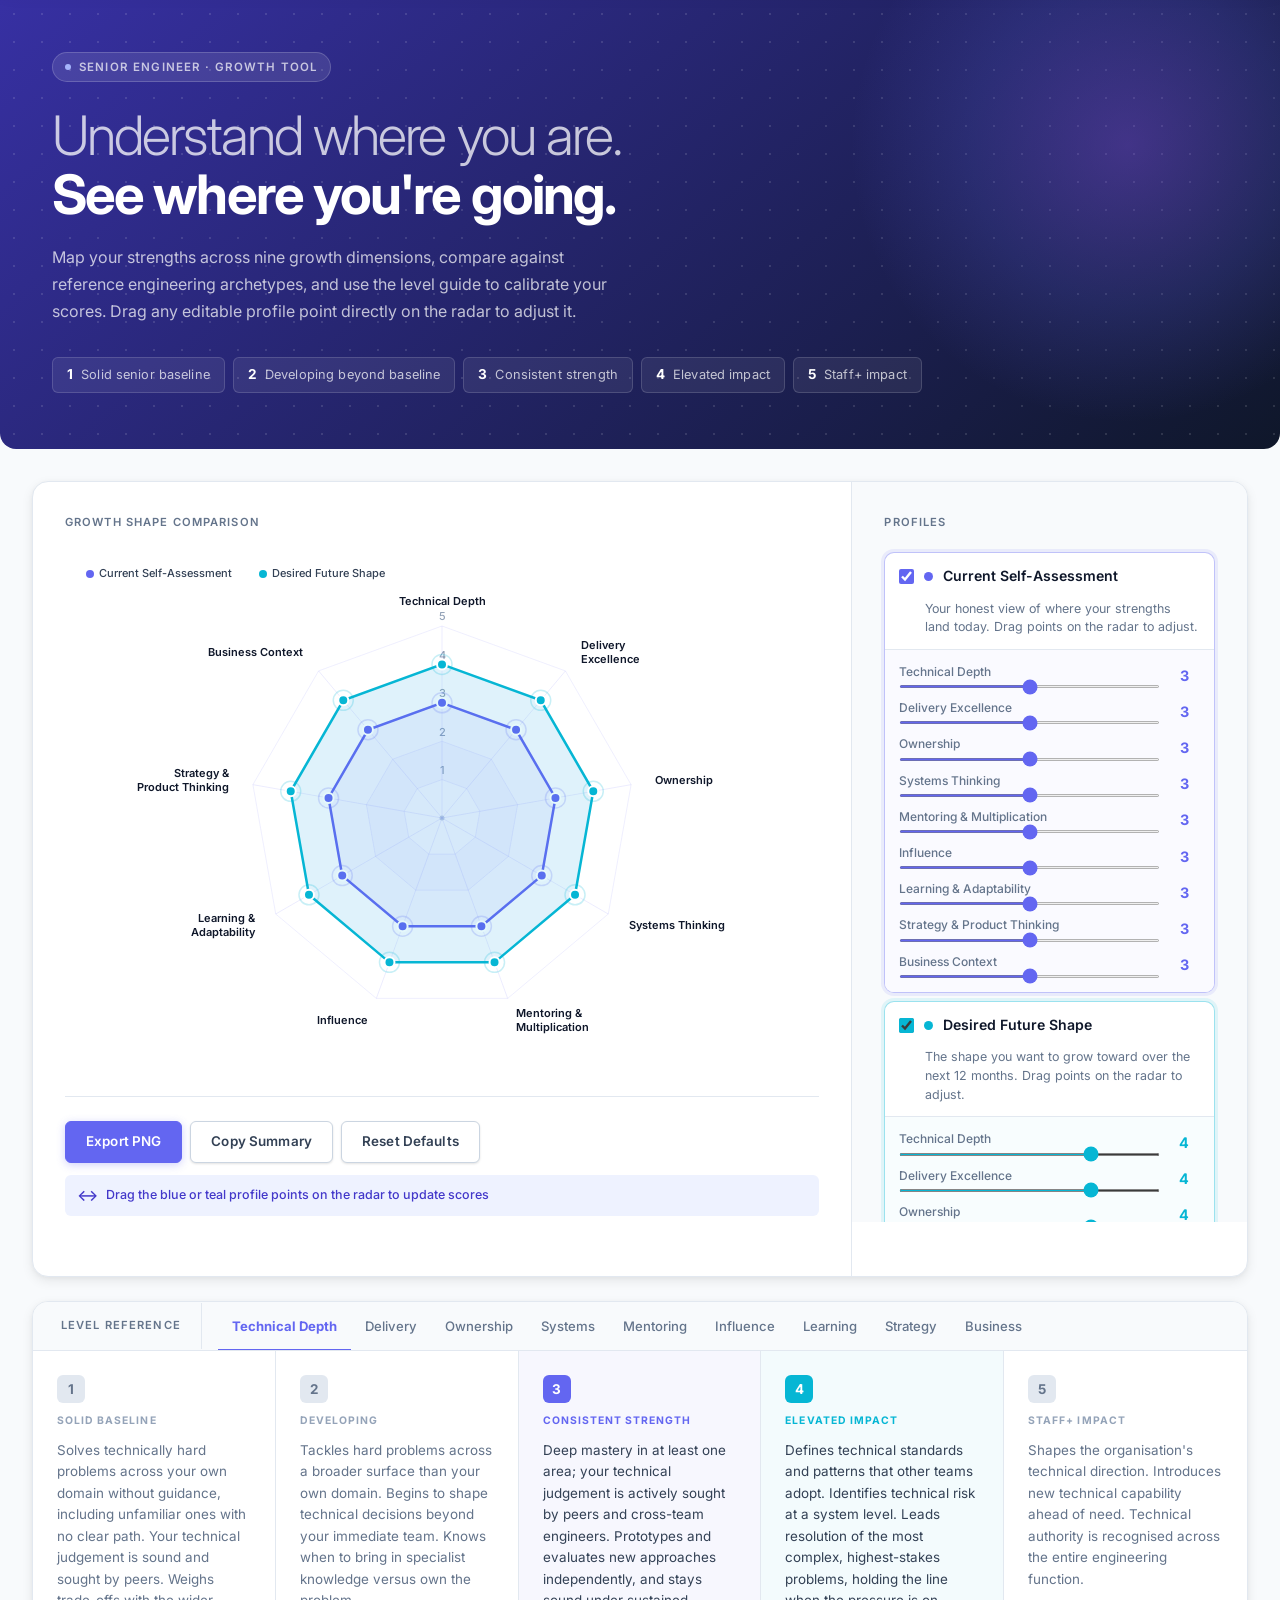
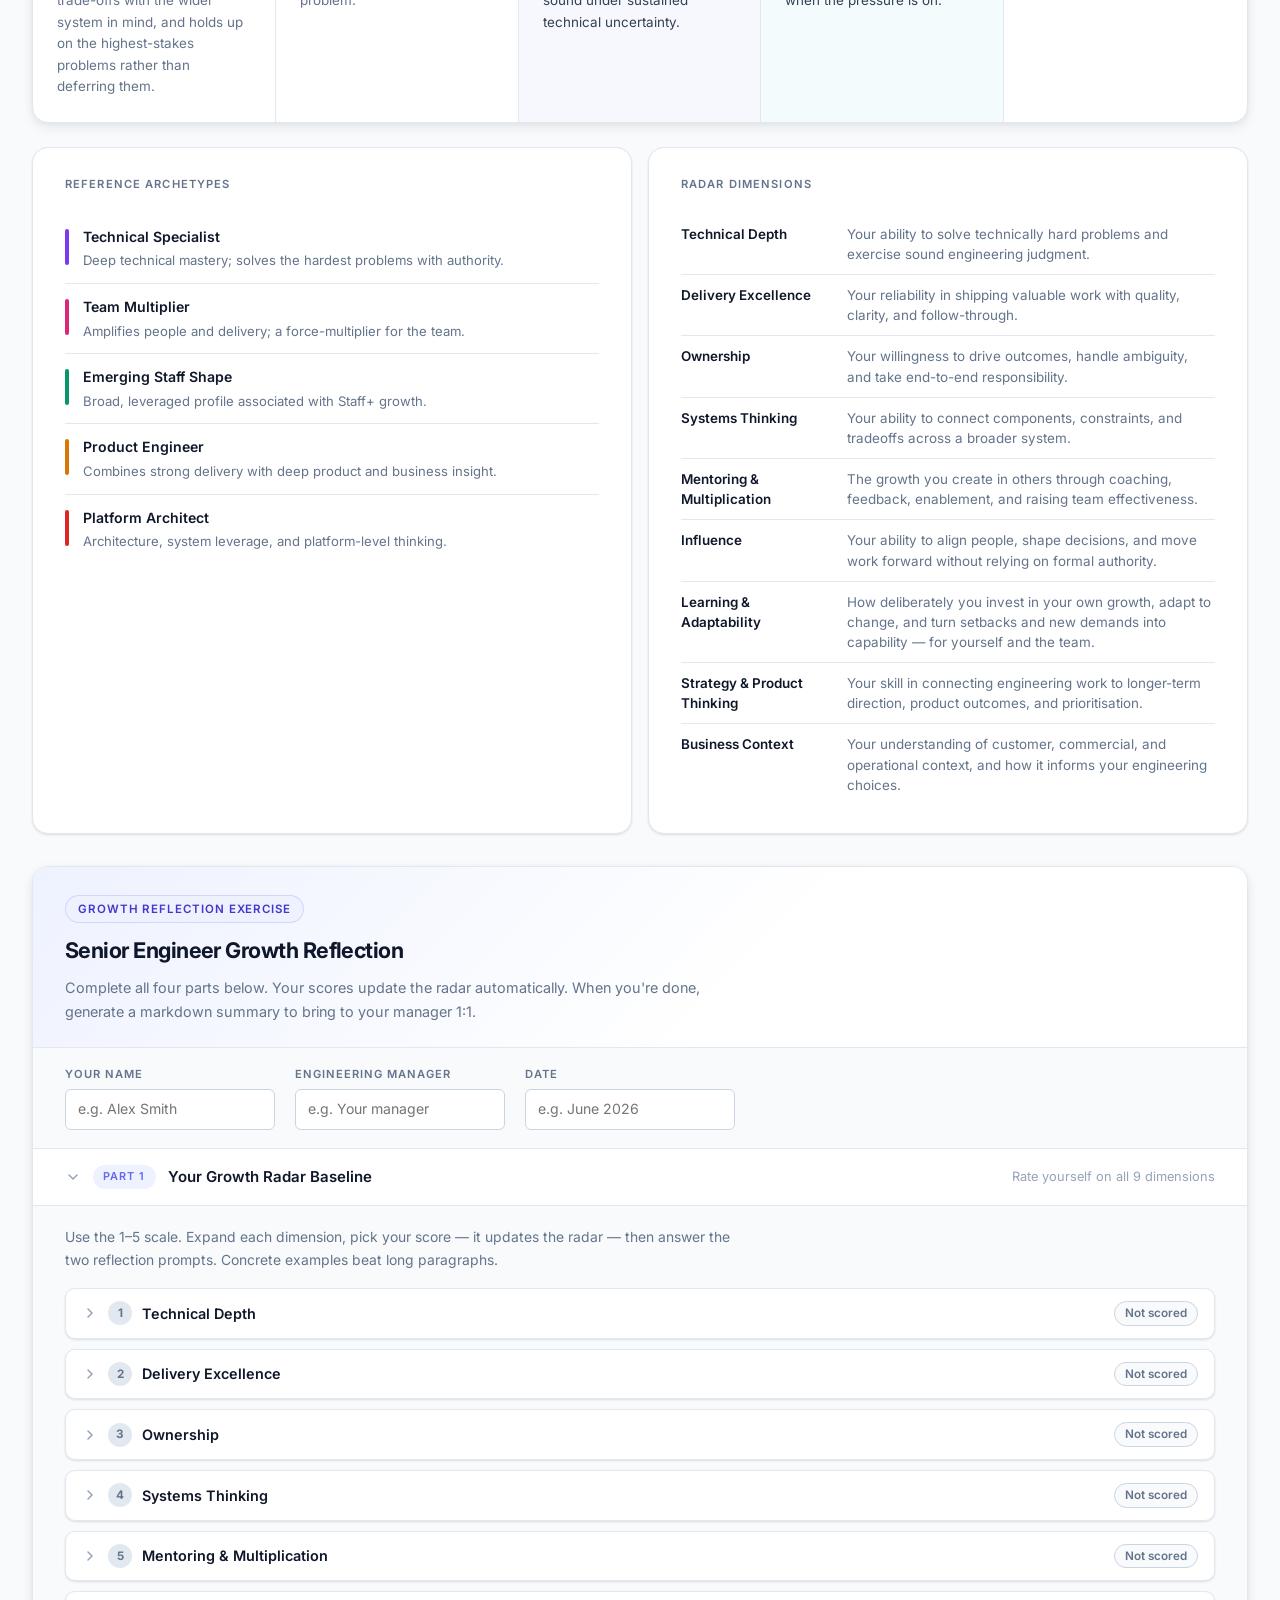
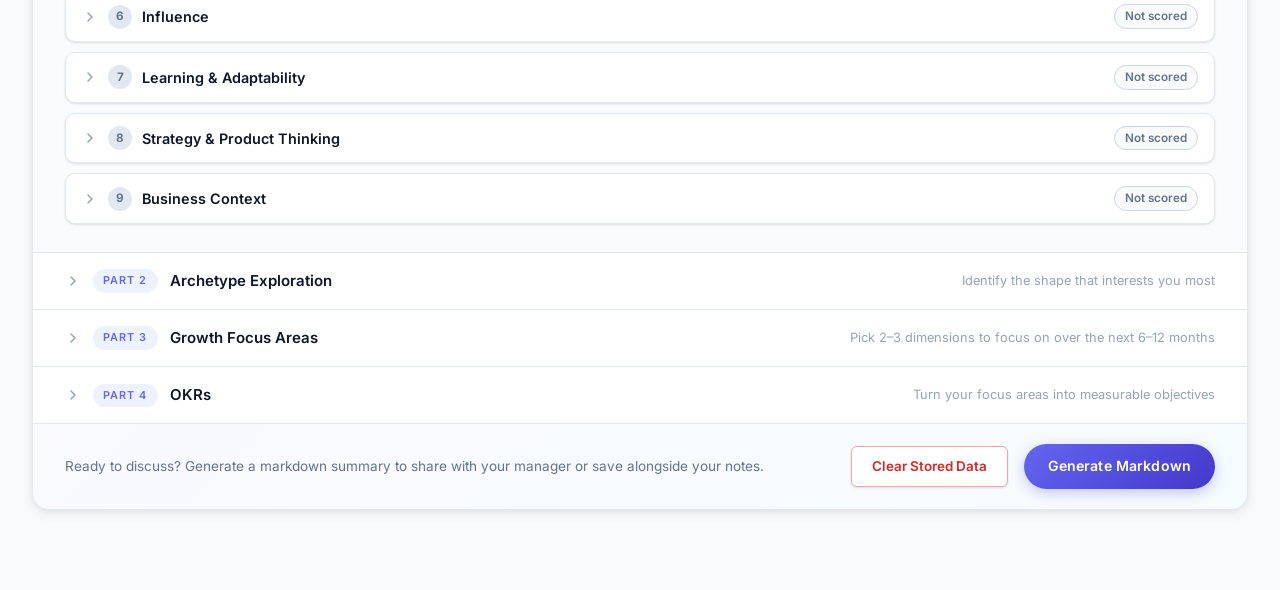
<file: senior-growth-framework/index.html>
<!DOCTYPE html>
<html lang="en">
<head>
  <meta charset="UTF-8">
  <meta name="viewport" content="width=device-width, initial-scale=1.0">
  <title>Senior Engineer Growth Radar</title>
  <link rel="preconnect" href="https://fonts.googleapis.com">
  <link rel="preconnect" href="https://fonts.gstatic.com" crossorigin>
  <link href="https://fonts.googleapis.com/css2?family=Inter:wght@300;400;500;600;700&display=swap" rel="stylesheet">
  <link rel="stylesheet" href="theme.css">
  <link rel="stylesheet" href="../shared/radar.css">
</head>
<body>
<div class="page">

  <!-- ─── HERO ───────────────────────────────────────────── -->
  <header class="hero">
    <div class="hero-body">
      <div class="hero-badge">Senior Engineer · Growth Tool</div>
      <h1 class="hero-title">
        <span class="light">Understand where you are.</span>
        <span class="bold">See where you're going.</span>
      </h1>
      <p class="hero-intro">
        Map your strengths across nine growth dimensions, compare against reference
        engineering archetypes, and use the level guide to calibrate your scores.
        Drag any editable profile point directly on the radar to adjust it.
      </p>
      <div class="scale-legend" aria-label="Scoring scale">
        <div class="scale-pip"><strong>1</strong> Solid senior baseline</div>
        <div class="scale-pip"><strong>2</strong> Developing beyond baseline</div>
        <div class="scale-pip"><strong>3</strong> Consistent strength</div>
        <div class="scale-pip"><strong>4</strong> Elevated impact</div>
        <div class="scale-pip"><strong>5</strong> Staff+ impact</div>
      </div>
    </div>
  </header>

  <div class="content">

    <!-- ─── MAIN GRID ─────────────────────────────────────── -->
    <section class="main-grid" aria-label="Growth radar tool">
      <section class="chart-panel" aria-labelledby="chart-lbl">
        <div class="panel-eyebrow" id="chart-lbl">Growth Shape Comparison</div>
        <div class="chart-frame">
          <canvas id="radarCanvas" aria-describedby="chart-desc"></canvas>
          <div id="radarTooltip" class="radar-tooltip" role="tooltip" aria-hidden="true"></div>
        </div>
        <p id="chart-desc" class="visually-hidden">
          Radar chart comparing selected growth profiles across nine engineering dimensions, scored 1–5.
        </p>
        <div class="chart-actions">
          <button class="btn btn-primary" id="exportBtn">Export PNG</button>
          <button class="btn" id="copyBtn">Copy Summary</button>
          <button class="btn" id="resetBtn">Reset Defaults</button>
        </div>
        <div class="drag-hint">Drag the blue or teal profile points on the radar to update scores</div>
        <p id="statusMsg" class="status-msg" aria-live="polite"></p>
      </section>
      <aside class="controls-panel" aria-labelledby="controls-lbl">
        <div class="panel-eyebrow" id="controls-lbl">Profiles</div>
        <div id="profileList" class="profile-list"></div>
      </aside>
    </section>

    <!-- ─── LEVEL EXPLORER ────────────────────────────────── -->
    <section class="level-explorer" aria-labelledby="explorer-lbl">
      <nav class="explorer-nav" aria-label="Select dimension">
        <span class="explorer-nav-label" id="explorer-lbl">Level Reference</span>
        <div id="dimTabs" role="tablist" style="display:flex;overflow-x:auto;overflow-y:hidden;"></div>
      </nav>
      <div id="levelCards" class="level-cards" role="tabpanel"></div>
    </section>

    <!-- ─── INFO GRID ─────────────────────────────────────── -->
    <div class="info-grid">
      <section class="info-section" aria-labelledby="arch-lbl">
        <div class="info-eyebrow" id="arch-lbl">Reference Archetypes</div>
        <div class="archetype-rows" id="archetypeRows"></div>
      </section>
      <section class="info-section" aria-labelledby="dims-lbl">
        <div class="info-eyebrow" id="dims-lbl">Radar Dimensions</div>
        <div class="dim-defs" id="dimDefs"></div>
      </section>
    </div>

    <!-- ─── EXERCISE ──────────────────────────────────────── -->
    <section class="exercise-section" id="exerciseSection">

      <div class="exercise-header">
        <div class="exercise-eyebrow">Growth Reflection Exercise</div>
        <h2 class="exercise-title">Senior Engineer Growth Reflection</h2>
        <p class="exercise-intro">Complete all four parts below. Your scores update the radar automatically. When you're done, generate a markdown summary to bring to your manager 1:1.</p>
      </div>

      <div class="exercise-meta">
        <div class="meta-field">
          <label for="meta-name">Your name</label>
          <input type="text" id="meta-name" placeholder="e.g. Alex Smith" />
        </div>
        <div class="meta-field">
          <label for="meta-manager">Engineering manager</label>
          <input type="text" id="meta-manager" placeholder="e.g. Your manager" />
        </div>
        <div class="meta-field">
          <label for="meta-date">Date</label>
          <input type="text" id="meta-date" placeholder="e.g. June 2026" />
        </div>
      </div>

      <details class="ex-accordion" id="part1" open>
        <summary>
          <svg class="ex-chevron" viewBox="0 0 16 16" fill="none" aria-hidden="true"><path d="M6 4l4 4-4 4" stroke="currentColor" stroke-width="1.5" stroke-linecap="round" stroke-linejoin="round"/></svg>
          <span class="ex-part-tag">Part 1</span>
          <span class="ex-acc-title">Your Growth Radar Baseline</span>
          <span class="ex-acc-sub">Rate yourself on all 9 dimensions</span>
        </summary>
        <div class="ex-accordion-body">
          <p class="ex-part-intro">Use the 1–5 scale. Expand each dimension, pick your score — it updates the radar — then answer the two reflection prompts. Concrete examples beat long paragraphs.</p>
          <div id="part1Dims"></div>
        </div>
      </details>

      <details class="ex-accordion" id="part2">
        <summary>
          <svg class="ex-chevron" viewBox="0 0 16 16" fill="none" aria-hidden="true"><path d="M6 4l4 4-4 4" stroke="currentColor" stroke-width="1.5" stroke-linecap="round" stroke-linejoin="round"/></svg>
          <span class="ex-part-tag">Part 2</span>
          <span class="ex-acc-title">Archetype Exploration</span>
          <span class="ex-acc-sub">Identify the shape that interests you most</span>
        </summary>
        <div class="ex-accordion-body">
          <p class="ex-part-intro">These archetypes aren't job titles or paths you must choose between — they're prompts to help you think about the kind of growth that interests you.</p>
          <div class="arch-select-label">Select the archetype that resonates most</div>
          <div class="arch-grid" id="archetypeGrid"></div>
          <div class="reflection-prompts">
            <div class="refl-field">
              <label>1. Which archetype resonated most with you when you read it, and what specifically stood out?</label>
              <textarea id="arch-q1" placeholder="Your notes…" rows="3"></textarea>
            </div>
            <div class="refl-field">
              <label>2. Which archetype feels furthest from how you currently work or think? What does that tell you?</label>
              <textarea id="arch-q2" placeholder="Your notes…" rows="3"></textarea>
            </div>
            <div class="refl-field">
              <label>3. Is there an archetype you're drawn to but feel uncertain about — whether it suits you, or whether it's the right direction right now?</label>
              <textarea id="arch-q3" placeholder="Your notes…" rows="3"></textarea>
            </div>
            <div class="refl-field">
              <label>4. Your archetype interest doesn't have to match your current radar shape. If there's a shape you'd like to grow toward, which one and why?</label>
              <textarea id="arch-q4" placeholder="Your notes…" rows="3"></textarea>
            </div>
          </div>
        </div>
      </details>

      <details class="ex-accordion" id="part3">
        <summary>
          <svg class="ex-chevron" viewBox="0 0 16 16" fill="none" aria-hidden="true"><path d="M6 4l4 4-4 4" stroke="currentColor" stroke-width="1.5" stroke-linecap="round" stroke-linejoin="round"/></svg>
          <span class="ex-part-tag">Part 3</span>
          <span class="ex-acc-title">Growth Focus Areas</span>
          <span class="ex-acc-sub">Pick 2–3 dimensions to focus on over the next 6–12 months</span>
        </summary>
        <div class="ex-accordion-body">
          <p class="ex-part-intro">These don't have to be your lowest scores. Choose areas that are most energising, most aligned to where you want to go, or most relevant to the work ahead.</p>
          <div id="part3Areas"></div>
        </div>
      </details>

      <details class="ex-accordion" id="part4">
        <summary>
          <svg class="ex-chevron" viewBox="0 0 16 16" fill="none" aria-hidden="true"><path d="M6 4l4 4-4 4" stroke="currentColor" stroke-width="1.5" stroke-linecap="round" stroke-linejoin="round"/></svg>
          <span class="ex-part-tag">Part 4</span>
          <span class="ex-acc-title">OKRs</span>
          <span class="ex-acc-sub">Turn your focus areas into measurable objectives</span>
        </summary>
        <div class="ex-accordion-body">
          <p class="ex-part-intro">One or two well-crafted OKRs are more useful than three vague ones. Key Results should describe <em>outcomes</em>, not tasks.</p>
          <div id="part4OKRs"></div>
        </div>
      </details>

      <div class="generate-bar">
        <p>Ready to discuss? Generate a markdown summary to share with your manager or save alongside your notes.</p>
        <button type="button" class="btn-clear-storage" id="clearStorageBtn">Clear Stored Data</button>
        <button type="button" class="btn-generate" id="generateMdBtn">Generate Markdown</button>
      </div>

    </section>

  </div><!-- /content -->
</div><!-- /page -->

<script src="data.js"></script>
<script src="../shared/radar.js"></script>
<script src="exercise.js"></script>
</body>
</html>
</file>
<file: growth-framework/theme.css>
/* ── JUNIOR & INTERMEDIATE THEME TOKENS ───────────────────── */
:root {
  --text:          #0F172A;
  --text-2:        #334155;
  --muted:         #64748B;
  --muted-light:   #94A3B8;
  --white:         #FFFFFF;
  --bg:            #F8FAFC;
  --bg-card:       #FFFFFF;
  --border:        #E2E8F0;
  --border-mid:    #CBD5E1;

  --hero-start:    #065f46;
  --hero-end:      #0F172A;

  --accent:        #10b981;
  --accent-dark:   #059669;
  --accent-light:  #ecfdf5;
  --accent-rgb:    16, 185, 129;

  --hero-glow-css:   radial-gradient(circle, rgba(16,185,129,0.30) 0%, rgba(5,150,105,0.15) 40%, transparent 70%);
  --hero-badge-dot:  #6EE7B7;

  --font:      "Inter", system-ui, -apple-system, sans-serif;
  --radius-sm: 6px;
  --radius:    10px;
  --radius-lg: 16px;
  --shadow-sm: 0 1px 3px rgba(0,0,0,0.07), 0 1px 2px rgba(0,0,0,0.05);
  --shadow:    0 4px 12px rgba(0,0,0,0.08), 0 1px 4px rgba(0,0,0,0.04);
  --shadow-lg: 0 12px 32px rgba(0,0,0,0.12), 0 2px 8px rgba(0,0,0,0.06);

  --level-count: 4;
}

/* 4-column responsive level card overrides */
@media (max-width: 1100px) {
  .level-cards { grid-template-columns: 1fr 1fr; }
  .level-card:nth-child(2) { border-right: none; }
  .level-card:nth-child(3) { border-right: 1px solid var(--border); }
  .level-card:nth-child(4) { border-right: none; }
}
</file>
<file: shared/radar.css>
/* ── SHARED RADAR STYLES ──────────────────────────────────────
   Theme tokens live in each framework's theme.css.
   Accent colours are accessed via --accent-rgb, --accent,
   --accent-dark, --accent-light so both themes work here.
──────────────────────────────────────────────────────────────── */

/* ─── RESET ──────────────────────────────────────────────── */
*, *::before, *::after { box-sizing: border-box; margin: 0; padding: 0; }
html { font-size: 16px; }
body {
  font-family: var(--font);
  font-weight: 400;
  color: var(--text);
  background: var(--bg);
  -webkit-font-smoothing: antialiased;
  line-height: 1.6;
}

/* ─── PAGE ───────────────────────────────────────────────── */
.page { max-width: 1360px; margin: 0 auto; padding-bottom: 80px; }

/* ─── HERO ───────────────────────────────────────────────── */
.hero {
  position: relative;
  background: linear-gradient(140deg, var(--hero-start) 0%, var(--hero-end) 100%);
  color: var(--white);
  overflow: hidden;
  border-radius: 0 0 var(--radius-lg) var(--radius-lg);
}

.hero::before {
  content: "";
  position: absolute;
  inset: 0;
  background-image: radial-gradient(circle, rgba(255,255,255,0.12) 1px, transparent 1px);
  background-size: 28px 28px;
  pointer-events: none;
}

.hero::after {
  content: "";
  position: absolute;
  top: -30%;
  right: -10%;
  width: 560px;
  height: 560px;
  background: var(--hero-glow-css);
  pointer-events: none;
}

.hero > * { position: relative; z-index: 1; }

.hero-body { padding: 52px 52px 56px; }

.hero-badge {
  display: inline-flex;
  align-items: center;
  gap: 8px;
  padding: 5px 12px;
  border-radius: 100px;
  background: rgba(255,255,255,0.10);
  border: 1px solid rgba(255,255,255,0.18);
  font-size: 0.72rem;
  font-weight: 600;
  letter-spacing: 0.1em;
  text-transform: uppercase;
  color: rgba(255,255,255,0.7);
  margin-bottom: 24px;
}

.hero-badge::before {
  content: "";
  width: 6px;
  height: 6px;
  border-radius: 50%;
  background: var(--hero-badge-dot);
}

.hero-title {
  font-size: clamp(2.2rem, 4.5vw, 3.4rem);
  font-weight: 700;
  line-height: 1.08;
  letter-spacing: -0.035em;
  margin-bottom: 20px;
  max-width: 640px;
}

.hero-title .light {
  font-weight: 300;
  display: block;
  color: rgba(255,255,255,0.75);
}

.hero-title .bold {
  font-weight: 700;
  display: block;
}

.hero-intro {
  max-width: 560px;
  font-size: 1rem;
  font-weight: 400;
  color: rgba(255,255,255,0.72);
  line-height: 1.7;
  margin-bottom: 32px;
}

.scale-legend {
  display: flex;
  flex-wrap: wrap;
  gap: 8px;
}

.scale-pip {
  display: inline-flex;
  align-items: center;
  gap: 8px;
  padding: 6px 14px;
  border-radius: var(--radius-sm);
  border: 1px solid rgba(255,255,255,0.15);
  background: rgba(255,255,255,0.07);
  font-size: 0.8rem;
  font-weight: 400;
  color: rgba(255,255,255,0.72);
  letter-spacing: 0.01em;
}

.scale-pip strong {
  font-weight: 700;
  color: var(--white);
  font-size: 0.85rem;
}

/* ─── CONTENT WRAPPER ────────────────────────────────────── */
.content { padding: 0 32px; }

/* ─── MAIN GRID ──────────────────────────────────────────── */
.main-grid {
  display: grid;
  grid-template-columns: minmax(0, 1.35fr) minmax(280px, 0.65fr);
  margin-top: 32px;
  background: var(--bg-card);
  border-radius: var(--radius-lg);
  box-shadow: var(--shadow);
  overflow: hidden;
  border: 1px solid var(--border);
}

/* ─── CHART PANEL ────────────────────────────────────────── */
.chart-panel {
  padding: 32px;
  border-right: 1px solid var(--border);
}

.panel-eyebrow {
  font-size: 0.7rem;
  font-weight: 600;
  letter-spacing: 0.1em;
  text-transform: uppercase;
  color: var(--muted);
  margin-bottom: 20px;
}

.chart-frame {
  position: relative;
  width: 100%;
  min-height: 520px;
  background: var(--bg-card);
  border-radius: var(--radius);
}

#radarCanvas { display: block; width: 100%; height: 100%; }

/* ─── TOOLTIP ────────────────────────────────────────────── */
.radar-tooltip {
  position: absolute;
  z-index: 10;
  min-width: 260px;
  max-width: 320px;
  background: var(--text);
  color: var(--white);
  padding: 18px 20px;
  border-radius: var(--radius);
  box-shadow: var(--shadow-lg);
  pointer-events: none;
  opacity: 0;
  transform: translateY(8px);
  transition: opacity 0.15s, transform 0.15s;
}

.radar-tooltip.visible { opacity: 1; transform: translateY(0); }

.tt-eyebrow {
  font-size: 0.65rem;
  font-weight: 600;
  letter-spacing: 0.1em;
  text-transform: uppercase;
  color: rgba(255,255,255,0.38);
  margin-bottom: 6px;
}

.tt-profile {
  font-size: 0.82rem;
  font-weight: 600;
  margin-bottom: 12px;
}

.tt-score-row {
  display: flex;
  align-items: baseline;
  gap: 6px;
  margin-bottom: 10px;
}

.tt-score-big {
  font-size: 2.8rem;
  font-weight: 700;
  letter-spacing: -0.05em;
  line-height: 1;
}

.tt-score-denom {
  font-size: 1rem;
  font-weight: 400;
  color: rgba(255,255,255,0.35);
}

.tt-badge {
  display: inline-block;
  margin-bottom: 10px;
  padding: 3px 9px;
  border-radius: 100px;
  font-size: 0.65rem;
  font-weight: 600;
  letter-spacing: 0.08em;
  text-transform: uppercase;
  border: 1px solid rgba(255,255,255,0.18);
  color: rgba(255,255,255,0.8);
}

.tt-desc {
  font-size: 0.84rem;
  font-weight: 400;
  line-height: 1.6;
  color: rgba(255,255,255,0.68);
}

/* ─── CHART ACTIONS ──────────────────────────────────────── */
.chart-actions {
  display: flex;
  flex-wrap: wrap;
  gap: 8px;
  margin-top: 24px;
  padding-top: 24px;
  border-top: 1px solid var(--border);
}

.btn {
  appearance: none;
  font: inherit;
  font-size: 0.84rem;
  font-weight: 600;
  letter-spacing: 0.01em;
  cursor: pointer;
  padding: 9px 20px;
  border-radius: var(--radius-sm);
  border: 1px solid var(--border-mid);
  background: var(--bg-card);
  color: var(--text-2);
  transition: background 0.12s, border-color 0.12s, box-shadow 0.12s;
  box-shadow: var(--shadow-sm);
}

.btn:hover {
  background: var(--bg);
  border-color: var(--accent);
  color: var(--accent-dark);
}

.btn-primary {
  background: var(--accent);
  color: var(--white);
  border-color: var(--accent);
  box-shadow: 0 2px 8px rgba(var(--accent-rgb),0.3);
}

.btn-primary:hover {
  background: var(--accent-dark);
  border-color: var(--accent-dark);
  color: var(--white);
  box-shadow: 0 4px 12px rgba(var(--accent-rgb),0.4);
}

.btn:focus-visible { outline: 2px solid var(--accent); outline-offset: 2px; }

.status-msg {
  margin-top: 10px;
  font-size: 0.8rem;
  font-weight: 400;
  color: var(--muted);
  min-height: 18px;
}

/* ─── CONTROLS ───────────────────────────────────────────── */
.controls-panel {
  padding: 32px;
  overflow-y: auto;
  max-height: 740px;
  background: var(--bg);
}

.profile-list { display: flex; flex-direction: column; gap: 8px; }

.profile-card {
  background: var(--bg-card);
  border-radius: var(--radius);
  border: 1.5px solid var(--border);
  transition: border-color 0.12s, box-shadow 0.12s;
}

.profile-card.active {
  border-color: color-mix(in srgb, var(--card-color, var(--accent)) 40%, transparent);
  box-shadow: 0 0 0 3px color-mix(in srgb, var(--card-color, var(--accent)) 10%, transparent);
}

.profile-card-header {
  display: flex;
  align-items: center;
  gap: 10px;
  padding: 12px 14px;
}

.profile-card-header label {
  display: flex;
  align-items: center;
  gap: 10px;
  cursor: pointer;
  flex: 1;
}

.profile-card-header input[type="checkbox"] {
  width: 15px; height: 15px;
  accent-color: var(--card-color, var(--accent));
  cursor: pointer;
  flex-shrink: 0;
}

.profile-name {
  font-size: 0.88rem;
  font-weight: 600;
  color: var(--text);
}

.profile-card.disabled .profile-name { color: var(--muted-light); font-weight: 400; }

.color-swatch {
  width: 9px; height: 9px;
  border-radius: 50%;
  background: var(--card-color, var(--border-mid));
  flex-shrink: 0;
}

.profile-hint {
  padding: 0 14px 12px 40px;
  font-size: 0.78rem;
  font-weight: 400;
  color: var(--muted);
  line-height: 1.5;
}

.profile-card.disabled .profile-hint { color: var(--border-mid); }

/* Sliders */
.slider-group {
  padding: 12px 14px 14px;
  border-top: 1px solid var(--border);
  background: color-mix(in srgb, var(--card-color, var(--accent)) 3%, var(--bg-card));
  border-radius: 0 0 calc(var(--radius) - 1.5px) calc(var(--radius) - 1.5px);
}

.slider-row {
  display: grid;
  grid-template-columns: 1fr 32px;
  gap: 8px;
  align-items: center;
  margin-bottom: 10px;
}
.slider-row:last-child { margin-bottom: 0; }

.slider-label {
  display: block;
  font-size: 0.75rem;
  font-weight: 500;
  color: var(--muted);
  margin-bottom: 4px;
}

input[type="range"] {
  width: 100%;
  height: 3px;
  accent-color: var(--card-color, var(--accent));
  cursor: pointer;
  display: block;
  border-radius: 100px;
}

.score-out {
  text-align: center;
  font-size: 0.9rem;
  font-weight: 700;
  color: var(--card-color, var(--accent));
}

/* ─── LEVEL EXPLORER ─────────────────────────────────────── */
.level-explorer {
  margin-top: 24px;
  background: var(--bg-card);
  border-radius: var(--radius-lg);
  border: 1px solid var(--border);
  box-shadow: var(--shadow);
  overflow: hidden;
}

.explorer-nav {
  display: flex;
  align-items: center;
  border-bottom: 1px solid var(--border);
  padding: 0 28px;
  overflow-x: auto;
  gap: 0;
  background: var(--bg);
}

.explorer-nav-label {
  font-size: 0.7rem;
  font-weight: 600;
  letter-spacing: 0.1em;
  text-transform: uppercase;
  color: var(--muted);
  padding: 14px 20px 14px 0;
  border-right: 1px solid var(--border);
  margin-right: 16px;
  white-space: nowrap;
  flex-shrink: 0;
}

.dim-tab {
  appearance: none;
  border: none;
  border-bottom: 2px solid transparent;
  background: none;
  padding: 14px 14px 12px;
  font: inherit;
  font-size: 0.82rem;
  font-weight: 500;
  color: var(--muted);
  cursor: pointer;
  white-space: nowrap;
  margin-bottom: -1px;
  transition: color 0.12s, border-color 0.12s;
}

.dim-tab:hover { color: var(--text); }

.dim-tab.active {
  color: var(--accent);
  font-weight: 700;
  border-bottom-color: var(--accent);
}

.dim-tab:focus-visible { outline: 2px solid var(--accent); outline-offset: -2px; }

/* Level cards — column count driven by --level-count from theme.css */
.level-cards {
  display: grid;
  grid-template-columns: repeat(var(--level-count, 4), 1fr);
}

.level-card {
  padding: 24px;
  border-right: 1px solid var(--border);
  transition: background 0.12s;
}

.level-card:last-child { border-right: none; }

.level-card.active-score {
  background: color-mix(in srgb, var(--hl-color, var(--accent)) 5%, var(--bg-card));
}

.level-card-num {
  display: inline-flex;
  align-items: center;
  justify-content: center;
  width: 28px;
  height: 28px;
  border-radius: var(--radius-sm);
  background: var(--border);
  color: var(--muted);
  font-size: 0.84rem;
  font-weight: 700;
  margin-bottom: 10px;
}

.level-card.active-score .level-card-num {
  background: var(--hl-color, var(--accent));
  color: var(--white);
}

.level-card-label {
  display: block;
  font-size: 0.65rem;
  font-weight: 700;
  letter-spacing: 0.1em;
  text-transform: uppercase;
  color: var(--muted-light);
  margin-bottom: 10px;
}

.level-card.active-score .level-card-label {
  color: var(--hl-color, var(--accent));
}

.level-card-desc {
  font-size: 0.84rem;
  font-weight: 400;
  line-height: 1.6;
  color: var(--muted);
}

.level-card.active-score .level-card-desc {
  color: var(--text-2);
}

/* ─── INFO GRID ──────────────────────────────────────────── */
.info-grid {
  display: grid;
  grid-template-columns: 1fr 1fr;
  margin-top: 24px;
  gap: 16px;
}

.info-section {
  padding: 28px 32px;
  background: var(--bg-card);
  border-radius: var(--radius-lg);
  border: 1px solid var(--border);
  box-shadow: var(--shadow-sm);
}

.info-eyebrow {
  font-size: 0.7rem;
  font-weight: 600;
  letter-spacing: 0.1em;
  text-transform: uppercase;
  color: var(--muted);
  margin-bottom: 20px;
}

/* Dimension definition list */
.dim-defs { display: flex; flex-direction: column; }

.dim-def-row {
  display: grid;
  grid-template-columns: 150px 1fr;
  gap: 16px;
  padding: 10px 0;
  border-bottom: 1px solid var(--border);
  font-size: 0.84rem;
  line-height: 1.5;
}
.dim-def-row:last-child { border-bottom: none; }

.dim-def-label {
  font-weight: 600;
  color: var(--text);
}

.dim-def-text {
  font-weight: 400;
  color: var(--muted);
}

/* Profile reference rows (junior) */
.profile-rows { display: flex; flex-direction: column; }

.profile-ref-row {
  display: flex;
  align-items: flex-start;
  gap: 14px;
  padding: 12px 0;
  border-bottom: 1px solid var(--border);
}
.profile-ref-row:last-child { border-bottom: none; }

.profile-ref-accent {
  width: 4px;
  min-height: 36px;
  border-radius: 100px;
  background: var(--row-color, var(--border-mid));
  flex-shrink: 0;
  margin-top: 3px;
}

.profile-ref-body { flex: 1; }

.profile-ref-name {
  font-size: 0.88rem;
  font-weight: 600;
  color: var(--text);
  margin-bottom: 3px;
}

.profile-ref-desc {
  font-size: 0.82rem;
  font-weight: 400;
  color: var(--muted);
  line-height: 1.5;
}

/* Archetype rows (senior) */
.archetype-rows { display: flex; flex-direction: column; }

.archetype-row {
  display: flex;
  align-items: flex-start;
  gap: 14px;
  padding: 12px 0;
  border-bottom: 1px solid var(--border);
}
.archetype-row:last-child { border-bottom: none; }

.archetype-accent {
  width: 4px;
  min-height: 36px;
  border-radius: 100px;
  background: var(--row-color, var(--border-mid));
  flex-shrink: 0;
  margin-top: 3px;
}

.archetype-body { flex: 1; }

.archetype-name {
  font-size: 0.88rem;
  font-weight: 600;
  color: var(--text);
  margin-bottom: 3px;
}

.archetype-desc {
  font-size: 0.82rem;
  font-weight: 400;
  color: var(--muted);
  line-height: 1.5;
}

/* ─── DRAG HINT ──────────────────────────────────────────── */
.drag-hint {
  display: flex;
  align-items: center;
  gap: 8px;
  margin-top: 12px;
  padding: 8px 12px;
  border-radius: var(--radius-sm);
  background: var(--accent-light);
  font-size: 0.78rem;
  color: var(--accent-dark);
  font-weight: 500;
}

.drag-hint::before {
  content: "↔";
  font-size: 1rem;
}

/* ─── RESPONSIVE ─────────────────────────────────────────── */
@media (max-width: 1100px) {
  .content { padding: 0 16px; }
  .hero-body { padding: 36px 24px 44px; }
  .main-grid { grid-template-columns: 1fr; }
  .chart-panel { border-right: none; border-bottom: 1px solid var(--border); }
  .controls-panel { max-height: none; }
  .info-grid { grid-template-columns: 1fr; }
}

@media (max-width: 640px) {
  .hero-body { padding: 28px 20px 36px; }
  .hero-title { font-size: 2rem; }
  .scale-legend { flex-direction: column; }
  .content { padding: 0 12px; }
  .level-cards { grid-template-columns: 1fr; }
  .level-card { border-right: none; border-bottom: 1px solid var(--border); }
  .dim-def-row { grid-template-columns: 1fr; gap: 4px; }
}

.visually-hidden {
  position: absolute; width: 1px; height: 1px;
  padding: 0; margin: -1px; overflow: hidden;
  clip: rect(0,0,0,0); white-space: nowrap; border: 0;
}

.btn-clear-storage {
  appearance: none;
  font: inherit;
  font-size: 0.84rem;
  font-weight: 600;
  cursor: pointer;
  padding: 9px 20px;
  border-radius: var(--radius-sm);
  border: 1px solid #fca5a5;
  background: var(--bg-card);
  color: #dc2626;
  transition: background 0.12s, border-color 0.12s, box-shadow 0.12s;
  box-shadow: var(--shadow-sm);
}
.btn-clear-storage:hover { background: #fef2f2; border-color: #dc2626; }
.btn-clear-storage:focus-visible { outline: 2px solid #dc2626; outline-offset: 2px; }

/* ─── STICKY RADAR BAR (desktop ≥ 900px) ────────────────── */
.sticky-radar-bar {
  position: fixed;
  top: 0; left: 0; right: 0;
  z-index: 300;
  background: rgba(255,255,255,0.97);
  border-bottom: 1px solid var(--border);
  box-shadow: 0 4px 24px rgba(0,0,0,0.10), 0 1px 4px rgba(0,0,0,0.06);
  transform: translateY(-110%);
  transition: transform 0.26s cubic-bezier(0.4, 0, 0.2, 1);
  backdrop-filter: blur(8px);
}

.sticky-radar-bar.visible { transform: translateY(0); }

.sticky-bar-inner {
  max-width: 1360px;
  margin: 0 auto;
  padding: 10px 20px;
  display: grid;
  grid-template-columns: 170px 1fr;
  gap: 16px;
  align-items: center;
}

.sticky-bar-label { display: none; }

.sticky-canvas-wrap {
  width: 170px;
  height: 152px;
  flex-shrink: 0;
  position: relative;
}

#stickyCanvas { display: block; width: 100%; height: 100%; }

.sticky-scores-grid {
  display: grid;
  grid-template-columns: repeat(4, 1fr);
  gap: 2px 12px;
  align-content: center;
}

.sticky-score-row {
  display: flex;
  align-items: center;
  justify-content: space-between;
  gap: 6px;
  padding: 4px 0;
  border-bottom: 1px solid var(--border);
  font-size: 0.76rem;
  line-height: 1;
}

.sticky-dim-name {
  color: var(--muted);
  font-weight: 500;
  white-space: nowrap;
  overflow: hidden;
  text-overflow: ellipsis;
}

.sticky-dim-val {
  font-weight: 700;
  color: var(--muted-light);
  min-width: 18px;
  text-align: right;
  flex-shrink: 0;
}

.sticky-dim-val.scored { color: var(--accent); }

@media (max-width: 899px) {
  .sticky-radar-bar { display: none; }
}

/* ─── EXERCISE SECTION ───────────────────────────────────── */
.exercise-section {
  margin-top: 32px;
  border: 1px solid var(--border);
  border-radius: var(--radius-lg);
  background: var(--bg-card);
  box-shadow: var(--shadow);
  overflow: hidden;
}

.exercise-header {
  padding: 28px 32px 24px;
  border-bottom: 1px solid var(--border);
  background: linear-gradient(135deg, var(--accent-light) 0%, var(--bg-card) 60%);
}

.exercise-eyebrow {
  display: inline-flex;
  align-items: center;
  gap: 8px;
  margin-bottom: 10px;
  padding: 4px 12px;
  border-radius: 999px;
  background: var(--accent-light);
  border: 1px solid rgba(var(--accent-rgb),0.2);
  color: var(--accent-dark);
  font-size: 0.72rem;
  font-weight: 600;
  letter-spacing: 0.08em;
  text-transform: uppercase;
}

.exercise-title {
  font-size: 1.35rem;
  font-weight: 700;
  letter-spacing: -0.025em;
  color: var(--text);
  margin-bottom: 8px;
}

.exercise-intro {
  font-size: 0.9rem;
  color: var(--muted);
  line-height: 1.65;
  max-width: 680px;
  margin: 0;
}

.exercise-meta {
  padding: 18px 32px;
  border-bottom: 1px solid var(--border);
  display: flex;
  gap: 20px;
  flex-wrap: wrap;
  background: var(--bg);
}

.meta-field { display: flex; flex-direction: column; gap: 5px; }

.meta-field label {
  font-size: 0.7rem;
  font-weight: 600;
  letter-spacing: 0.09em;
  text-transform: uppercase;
  color: var(--muted);
}

.meta-field input {
  font: inherit;
  font-size: 0.88rem;
  padding: 8px 12px;
  border: 1px solid var(--border-mid);
  border-radius: var(--radius-sm);
  background: var(--bg-card);
  color: var(--text);
  width: 210px;
  transition: border-color 0.12s, box-shadow 0.12s;
}

.meta-field input:focus {
  outline: none;
  border-color: var(--accent);
  box-shadow: 0 0 0 3px rgba(var(--accent-rgb),0.15);
}

/* ─── ACCORDION ──────────────────────────────────────────── */
.ex-accordion { border-bottom: 1px solid var(--border); }
.ex-accordion:last-of-type { border-bottom: none; }

.ex-accordion > summary {
  display: flex;
  align-items: center;
  gap: 12px;
  padding: 16px 32px;
  cursor: pointer;
  list-style: none;
  user-select: none;
  background: var(--bg-card);
  transition: background 0.1s;
}

.ex-accordion > summary::-webkit-details-marker { display: none; }
.ex-accordion > summary::marker { display: none; }
.ex-accordion > summary:hover { background: var(--bg); }

.ex-chevron {
  width: 16px; height: 16px;
  flex-shrink: 0;
  color: var(--muted-light);
  transition: transform 0.18s;
}

.ex-accordion[open] > summary .ex-chevron { transform: rotate(90deg); }

.ex-part-tag {
  font-size: 0.68rem;
  font-weight: 600;
  letter-spacing: 0.1em;
  text-transform: uppercase;
  color: var(--accent);
  background: var(--accent-light);
  border-radius: 999px;
  padding: 3px 10px;
  flex-shrink: 0;
}

.ex-acc-title { font-size: 0.94rem; font-weight: 600; color: var(--text); flex: 1; }
.ex-acc-sub { font-size: 0.8rem; color: var(--muted-light); }

.ex-accordion-body {
  padding: 4px 32px 28px;
  border-top: 1px solid var(--border);
  background: var(--bg);
}

.ex-part-intro {
  padding: 16px 0 6px;
  font-size: 0.87rem;
  color: var(--muted);
  line-height: 1.65;
  max-width: 680px;
}

/* ─── DIM ACCORDION ──────────────────────────────────────── */
.dim-accordion {
  border: 1px solid var(--border);
  border-radius: var(--radius);
  margin-top: 10px;
  background: var(--bg-card);
  overflow: hidden;
  box-shadow: var(--shadow-sm);
}

.dim-accordion > summary {
  display: flex;
  align-items: center;
  gap: 10px;
  padding: 12px 16px;
  cursor: pointer;
  list-style: none;
  user-select: none;
  transition: background 0.1s;
}

.dim-accordion > summary::-webkit-details-marker { display: none; }
.dim-accordion > summary::marker { display: none; }
.dim-accordion > summary:hover { background: var(--bg); }
.dim-accordion[open] > summary { border-bottom: 1px solid var(--border); }
.dim-accordion[open] > summary .ex-chevron { transform: rotate(90deg); }

.dim-idx {
  width: 24px; height: 24px;
  border-radius: 999px;
  display: flex; align-items: center; justify-content: center;
  background: var(--border);
  font-size: 0.73rem;
  font-weight: 700;
  color: var(--muted);
  flex-shrink: 0;
}

.dim-accordion[open] .dim-idx { background: var(--accent); color: #fff; }

.dim-acc-title { font-size: 0.9rem; font-weight: 600; color: var(--text); flex: 1; }

.dim-score-tag {
  font-size: 0.73rem;
  font-weight: 600;
  padding: 2px 10px;
  border-radius: 999px;
  background: var(--bg);
  border: 1px solid var(--border-mid);
  color: var(--muted);
  white-space: nowrap;
}

.dim-score-tag.scored {
  background: rgba(var(--accent-rgb),0.08);
  border-color: var(--accent);
  color: var(--accent);
}

.dim-accordion-body { padding: 16px 18px 18px; }

/* ─── SCORE PILLS ────────────────────────────────────────── */
.score-pills-wrap { margin-bottom: 18px; }

.score-pills-label {
  font-size: 0.7rem;
  font-weight: 600;
  letter-spacing: 0.09em;
  text-transform: uppercase;
  color: var(--muted);
  margin-bottom: 9px;
}

.score-pills { display: flex; gap: 6px; flex-wrap: wrap; }

.ex-score-pill {
  appearance: none;
  font: inherit;
  font-size: 0.82rem;
  font-weight: 600;
  cursor: pointer;
  padding: 8px 14px;
  border-radius: var(--radius-sm);
  border: 1px solid var(--border-mid);
  background: var(--bg-card);
  color: var(--muted);
  transition: all 0.12s;
  display: flex;
  flex-direction: column;
  align-items: center;
  gap: 2px;
  min-width: 80px;
}

.ex-score-pill .pill-n { font-size: 1.05rem; line-height: 1; font-weight: 700; }
.ex-score-pill .pill-l { font-size: 0.58rem; font-weight: 500; text-transform: uppercase; letter-spacing: 0.07em; color: var(--muted-light); }

.ex-score-pill:hover { border-color: var(--accent); background: var(--accent-light); color: var(--accent); }
.ex-score-pill:hover .pill-l { color: var(--accent); }

.ex-score-pill.selected {
  background: var(--accent);
  border-color: var(--accent);
  color: #fff;
  box-shadow: 0 4px 12px rgba(var(--accent-rgb),0.3);
}

.ex-score-pill.selected .pill-l { color: rgba(255,255,255,0.7); }

.score-desc-box {
  margin-top: 10px;
  padding: 12px 14px;
  background: rgba(var(--accent-rgb),0.04);
  border-left: 3px solid var(--border-mid);
  border-radius: 0 var(--radius-sm) var(--radius-sm) 0;
  font-size: 0.85rem;
  line-height: 1.65;
  color: var(--text-2);
  display: none;
}

.score-desc-box.visible { display: block; }
.score-desc-box.scored { border-left-color: var(--accent); }

/* ─── REFLECTION FIELDS ──────────────────────────────────── */
.reflection-prompts { display: flex; flex-direction: column; gap: 14px; }

.refl-field { display: flex; flex-direction: column; gap: 6px; }

.refl-field label {
  font-size: 0.85rem;
  font-weight: 400;
  color: var(--text-2);
  line-height: 1.5;
}

.refl-field textarea {
  font: inherit;
  font-size: 0.87rem;
  line-height: 1.6;
  padding: 10px 12px;
  border: 1px solid var(--border-mid);
  border-radius: var(--radius-sm);
  background: var(--bg-card);
  color: var(--text);
  resize: vertical;
  min-height: 78px;
  width: 100%;
  transition: border-color 0.12s, box-shadow 0.12s;
}

.refl-field textarea:focus {
  outline: none;
  border-color: var(--accent);
  box-shadow: 0 0 0 3px rgba(var(--accent-rgb),0.12);
}

.refl-field textarea::placeholder { color: var(--muted-light); }

/* ─── CONSISTENCY TABLE (junior) ─────────────────────────── */
.consistency-rows { display: flex; flex-direction: column; gap: 8px; margin-top: 12px; }

.consistency-row {
  background: var(--bg-card);
  border: 1px solid var(--border);
  border-radius: var(--radius);
  padding: 12px 14px;
  box-shadow: var(--shadow-sm);
}

.consistency-row.has-value-0 { border-left: 3px solid #10b981; }
.consistency-row.has-value-1 { border-left: 3px solid #f59e0b; }
.consistency-row.has-value-2 { border-left: 3px solid #ef4444; }

.consistency-behaviour {
  font-size: 0.87rem;
  color: var(--text-2);
  margin-bottom: 8px;
  line-height: 1.4;
  font-weight: 500;
}

.consistency-toggles { display: flex; gap: 6px; flex-wrap: wrap; }

.toggle-pill {
  appearance: none;
  font: inherit;
  font-size: 0.76rem;
  font-weight: 600;
  padding: 5px 12px;
  border-radius: 999px;
  border: 1px solid var(--border-mid);
  background: var(--bg);
  color: var(--muted);
  cursor: pointer;
  transition: all 0.12s;
  letter-spacing: 0.01em;
}

.toggle-pill:hover { border-color: var(--muted); color: var(--text); }
.toggle-pill.active[data-val="0"] { background: #10b981; border-color: #10b981; color: #fff; }
.toggle-pill.active[data-val="1"] { background: #f59e0b; border-color: #f59e0b; color: #fff; }
.toggle-pill.active[data-val="2"] { background: #ef4444; border-color: #ef4444; color: #fff; }

/* ─── ARCHETYPE CARDS (senior) ───────────────────────────── */
.arch-select-label {
  font-size: 0.7rem;
  font-weight: 600;
  letter-spacing: 0.09em;
  text-transform: uppercase;
  color: var(--muted);
  margin: 18px 0 10px;
}

.arch-grid {
  display: grid;
  grid-template-columns: repeat(auto-fill, minmax(220px, 1fr));
  gap: 10px;
  margin-bottom: 24px;
}

.arch-card {
  border: 1px solid var(--border);
  border-radius: var(--radius);
  padding: 14px 16px;
  cursor: pointer;
  background: var(--bg-card);
  box-shadow: var(--shadow-sm);
  transition: all 0.14s;
  position: relative;
  overflow: hidden;
}

.arch-card::before {
  content: "";
  position: absolute;
  top: 0; left: 0; right: 0;
  height: 3px;
  background: var(--arch-color, var(--border-mid));
}

.arch-card:hover { border-color: var(--arch-color, var(--accent)); transform: translateY(-1px); box-shadow: var(--shadow); }

.arch-card.selected {
  border-color: var(--arch-color, var(--accent));
  background: color-mix(in srgb, var(--arch-color, var(--accent)) 6%, var(--bg-card));
  box-shadow: 0 0 0 3px color-mix(in srgb, var(--arch-color, var(--accent)) 20%, transparent);
}

.arch-card input[type="radio"] { position: absolute; opacity: 0; pointer-events: none; }

.arch-card-name { font-size: 0.88rem; font-weight: 700; color: var(--text); margin-bottom: 5px; }
.arch-card-desc { font-size: 0.79rem; color: var(--muted); line-height: 1.5; }

/* ─── FOCUS AREAS ────────────────────────────────────────── */
.focus-block {
  border: 1px solid var(--border);
  border-radius: var(--radius);
  background: var(--bg-card);
  margin-top: 12px;
  overflow: hidden;
  box-shadow: var(--shadow-sm);
}

.focus-block-header {
  display: flex;
  align-items: center;
  gap: 10px;
  padding: 12px 16px;
  border-bottom: 1px solid var(--border);
  background: var(--bg);
}

.focus-tag {
  font-size: 0.68rem;
  font-weight: 600;
  letter-spacing: 0.09em;
  text-transform: uppercase;
  border-radius: 999px;
  padding: 3px 10px;
  background: var(--accent-light);
  color: var(--accent-dark);
}

.focus-block-title { font-size: 0.9rem; font-weight: 600; color: var(--text); flex: 1; }
.focus-optional { font-size: 0.75rem; color: var(--muted-light); }

.focus-block-body { padding: 16px; display: flex; flex-direction: column; gap: 13px; }

.dim-select-field { display: flex; flex-direction: column; gap: 6px; }

.dim-select-field label {
  font-size: 0.7rem;
  font-weight: 600;
  letter-spacing: 0.09em;
  text-transform: uppercase;
  color: var(--muted);
}

.dim-select-field select {
  font: inherit;
  font-size: 0.87rem;
  padding: 8px 12px;
  border: 1px solid var(--border-mid);
  border-radius: var(--radius-sm);
  background: var(--bg-card);
  color: var(--text);
  max-width: 310px;
  cursor: pointer;
}

.dim-select-field select:focus {
  outline: none;
  border-color: var(--accent);
  box-shadow: 0 0 0 3px rgba(var(--accent-rgb),0.12);
}

/* ─── COMMITMENT BLOCKS (junior) ─────────────────────────── */
.commitment-block {
  border: 1px solid var(--border);
  border-radius: var(--radius);
  background: var(--bg-card);
  margin-top: 10px;
  overflow: hidden;
  box-shadow: var(--shadow-sm);
}

.commitment-header {
  padding: 10px 14px;
  border-bottom: 1px solid var(--border);
  background: var(--bg);
  display: flex;
  align-items: center;
  gap: 10px;
}

.commitment-tag {
  font-size: 0.68rem;
  font-weight: 600;
  letter-spacing: 0.09em;
  text-transform: uppercase;
  border-radius: 999px;
  padding: 3px 10px;
  background: color-mix(in srgb, var(--accent) 12%, var(--bg-card));
  color: var(--accent-dark);
}

.commitment-body {
  padding: 14px;
  display: grid;
  grid-template-columns: 1fr 1fr;
  gap: 12px;
}

@media (max-width: 700px) {
  .commitment-body { grid-template-columns: 1fr; }
}

/* ─── GUIDANCE CALLOUT (junior) ──────────────────────────── */
.guidance-callout {
  border: 1px solid color-mix(in srgb, var(--accent) 30%, var(--border));
  border-left: 4px solid var(--accent);
  border-radius: var(--radius);
  background: color-mix(in srgb, var(--accent) 5%, var(--bg-card));
  padding: 14px 16px;
  margin: 12px 0 16px;
}

.guidance-callout p {
  font-size: 0.85rem;
  color: var(--text-2);
  line-height: 1.65;
  margin: 0 0 8px;
}
.guidance-callout p:last-child { margin: 0; }
.guidance-callout strong { color: var(--text); }

/* ─── OKR BLOCKS ─────────────────────────────────────────── */
.okr-block {
  border: 1px solid var(--border);
  border-radius: var(--radius);
  background: var(--bg-card);
  margin-top: 12px;
  overflow: hidden;
  box-shadow: var(--shadow-sm);
}

.okr-header {
  padding: 12px 16px;
  border-bottom: 1px solid var(--border);
  background: var(--bg);
  display: flex;
  align-items: center;
  gap: 10px;
}

.okr-num-tag {
  font-size: 0.68rem;
  font-weight: 600;
  letter-spacing: 0.09em;
  text-transform: uppercase;
  border-radius: 999px;
  padding: 3px 10px;
  background: rgba(6,182,212,0.1);
  color: #0891b2;
}

.okr-title { font-size: 0.9rem; font-weight: 600; color: var(--text); flex: 1; }
.okr-optional { font-size: 0.75rem; color: var(--muted-light); }

.okr-body { padding: 16px; display: flex; flex-direction: column; gap: 14px; }

.okr-field { display: flex; flex-direction: column; gap: 6px; }

.okr-field label {
  font-size: 0.7rem;
  font-weight: 600;
  letter-spacing: 0.09em;
  text-transform: uppercase;
  color: var(--muted);
}

.okr-field input[type="text"],
.okr-field textarea {
  font: inherit;
  font-size: 0.87rem;
  padding: 9px 12px;
  border: 1px solid var(--border-mid);
  border-radius: var(--radius-sm);
  background: var(--bg-card);
  color: var(--text);
  width: 100%;
  line-height: 1.5;
  transition: border-color 0.12s, box-shadow 0.12s;
}

.okr-field textarea { resize: vertical; min-height: 70px; }

.okr-field input:focus,
.okr-field textarea:focus {
  outline: none;
  border-color: var(--accent);
  box-shadow: 0 0 0 3px rgba(var(--accent-rgb),0.12);
}

.okr-field input::placeholder,
.okr-field textarea::placeholder { color: var(--muted-light); }

.okr-kr-group { display: flex; flex-direction: column; gap: 8px; }

.okr-kr-label {
  font-size: 0.7rem;
  font-weight: 600;
  letter-spacing: 0.09em;
  text-transform: uppercase;
  color: var(--muted);
}

.okr-kr-row { display: flex; gap: 8px; align-items: center; }

.kr-tag {
  font-size: 0.7rem;
  font-weight: 600;
  letter-spacing: 0.06em;
  padding: 8px 10px;
  background: rgba(6,182,212,0.08);
  border: 1px solid rgba(6,182,212,0.25);
  border-radius: var(--radius-sm);
  color: #0891b2;
  white-space: nowrap;
}

.okr-kr-row input {
  font: inherit;
  font-size: 0.87rem;
  padding: 8px 12px;
  border: 1px solid var(--border-mid);
  border-radius: var(--radius-sm);
  background: var(--bg-card);
  color: var(--text);
  flex: 1;
  transition: border-color 0.12s, box-shadow 0.12s;
}

.okr-kr-row input:focus {
  outline: none;
  border-color: var(--accent);
  box-shadow: 0 0 0 3px rgba(var(--accent-rgb),0.12);
}

.okr-kr-row input::placeholder { color: var(--muted-light); }

.okr-row-2 { display: flex; gap: 14px; flex-wrap: wrap; }
.okr-row-2 .okr-field { flex: 1; min-width: 120px; }

/* ─── GENERATE BAR ───────────────────────────────────────── */
.generate-bar {
  padding: 20px 32px;
  border-top: 1px solid var(--border);
  background: linear-gradient(135deg, rgba(var(--accent-rgb),0.04), rgba(6,182,212,0.04));
  display: flex;
  align-items: center;
  gap: 16px;
  flex-wrap: wrap;
}

.generate-bar p {
  margin: 0;
  font-size: 0.85rem;
  color: var(--muted);
  flex: 1;
}

.btn-generate {
  appearance: none;
  font: inherit;
  font-size: 0.88rem;
  font-weight: 600;
  cursor: pointer;
  padding: 11px 24px;
  border: none;
  border-radius: 999px;
  background: linear-gradient(135deg, var(--accent), var(--accent-dark));
  color: #fff;
  box-shadow: 0 4px 14px rgba(var(--accent-rgb),0.35);
  transition: transform 0.15s, box-shadow 0.15s;
  letter-spacing: 0.01em;
}

.btn-generate:hover { transform: translateY(-1px); box-shadow: 0 6px 20px rgba(var(--accent-rgb),0.4); }
.btn-generate:focus-visible { outline: none; box-shadow: 0 0 0 3px rgba(var(--accent-rgb),0.35); }

/* ─── SCORE STRIP (mobile < 900px) ──────────────────────── */
.score-strip {
  display: none;
  position: sticky;
  top: 0;
  z-index: 100;
  background: rgba(255,255,255,0.97);
  border-bottom: 1px solid var(--border);
  box-shadow: var(--shadow-sm);
  padding: 10px 16px;
  overflow-x: auto;
  -webkit-overflow-scrolling: touch;
  scrollbar-width: none;
  backdrop-filter: blur(6px);
}

.score-strip::-webkit-scrollbar { display: none; }

.strip-pills {
  display: flex;
  gap: 6px;
  min-width: max-content;
}

.strip-pill {
  display: flex;
  flex-direction: column;
  align-items: center;
  gap: 3px;
  padding: 6px 10px;
  border: 1px solid var(--border-mid);
  border-radius: var(--radius-sm);
  background: var(--bg);
  min-width: 62px;
  transition: all 0.12s;
}

.strip-pill.scored {
  border-color: var(--accent);
  background: var(--accent-light);
}

.strip-dim {
  font-size: 0.6rem;
  font-weight: 600;
  text-transform: uppercase;
  letter-spacing: 0.06em;
  color: var(--muted);
  white-space: nowrap;
}

.strip-score {
  font-size: 0.92rem;
  font-weight: 700;
  color: var(--muted-light);
  line-height: 1;
}

.strip-pill.scored .strip-dim  { color: var(--accent-dark); }
.strip-pill.scored .strip-score { color: var(--accent); }

@media (max-width: 899px) {
  .score-strip { display: flex; }
}

@media (max-width: 640px) {
  .exercise-header,
  .exercise-meta,
  .ex-accordion > summary,
  .ex-accordion-body { padding-left: 16px; padding-right: 16px; }
  .arch-grid { grid-template-columns: 1fr; }
  .okr-row-2 { flex-direction: column; }
}
</file>
<file: senior-growth-framework/theme.css>
/* ── SENIOR ENGINEER THEME TOKENS ─────────────────────────── */
:root {
  --text:          #0F172A;
  --text-2:        #334155;
  --muted:         #64748B;
  --muted-light:   #94A3B8;
  --white:         #FFFFFF;
  --bg:            #F8FAFC;
  --bg-card:       #FFFFFF;
  --border:        #E2E8F0;
  --border-mid:    #CBD5E1;

  --hero-start:    #3730A3;
  --hero-end:      #0F172A;

  --accent:        #6366F1;
  --accent-dark:   #4338CA;
  --accent-light:  #EEF2FF;
  --accent-rgb:    99, 102, 241;

  --hero-glow-css:   radial-gradient(circle, rgba(139,92,246,0.35) 0%, rgba(99,102,241,0.18) 40%, transparent 70%);
  --hero-badge-dot:  #A5B4FC;

  --font:      "Inter", system-ui, -apple-system, sans-serif;
  --radius-sm: 6px;
  --radius:    10px;
  --radius-lg: 16px;
  --shadow-sm: 0 1px 3px rgba(0,0,0,0.07), 0 1px 2px rgba(0,0,0,0.05);
  --shadow:    0 4px 12px rgba(0,0,0,0.08), 0 1px 4px rgba(0,0,0,0.04);
  --shadow-lg: 0 12px 32px rgba(0,0,0,0.12), 0 2px 8px rgba(0,0,0,0.06);

  --level-count: 5;

  /* Profile colour palette */
  --c-current:  #6366F1;
  --c-future:   #06B6D4;
  --c-tech:     #7C3AED;
  --c-mult:     #DB2777;
  --c-staff:    #059669;
  --c-product:  #D97706;
  --c-platform: #DC2626;
}

/* 5-column responsive level card overrides */
@media (max-width: 1100px) {
  .level-cards { grid-template-columns: 1fr 1fr; }
  .level-card:nth-child(2) { border-right: none; }
  .level-card:nth-child(3) { border-right: 1px solid var(--border); }
  .level-card:nth-child(4) { border-right: none; }
  .level-card:nth-child(5) { border-right: none; border-top: 1px solid var(--border); }
}
</file>
